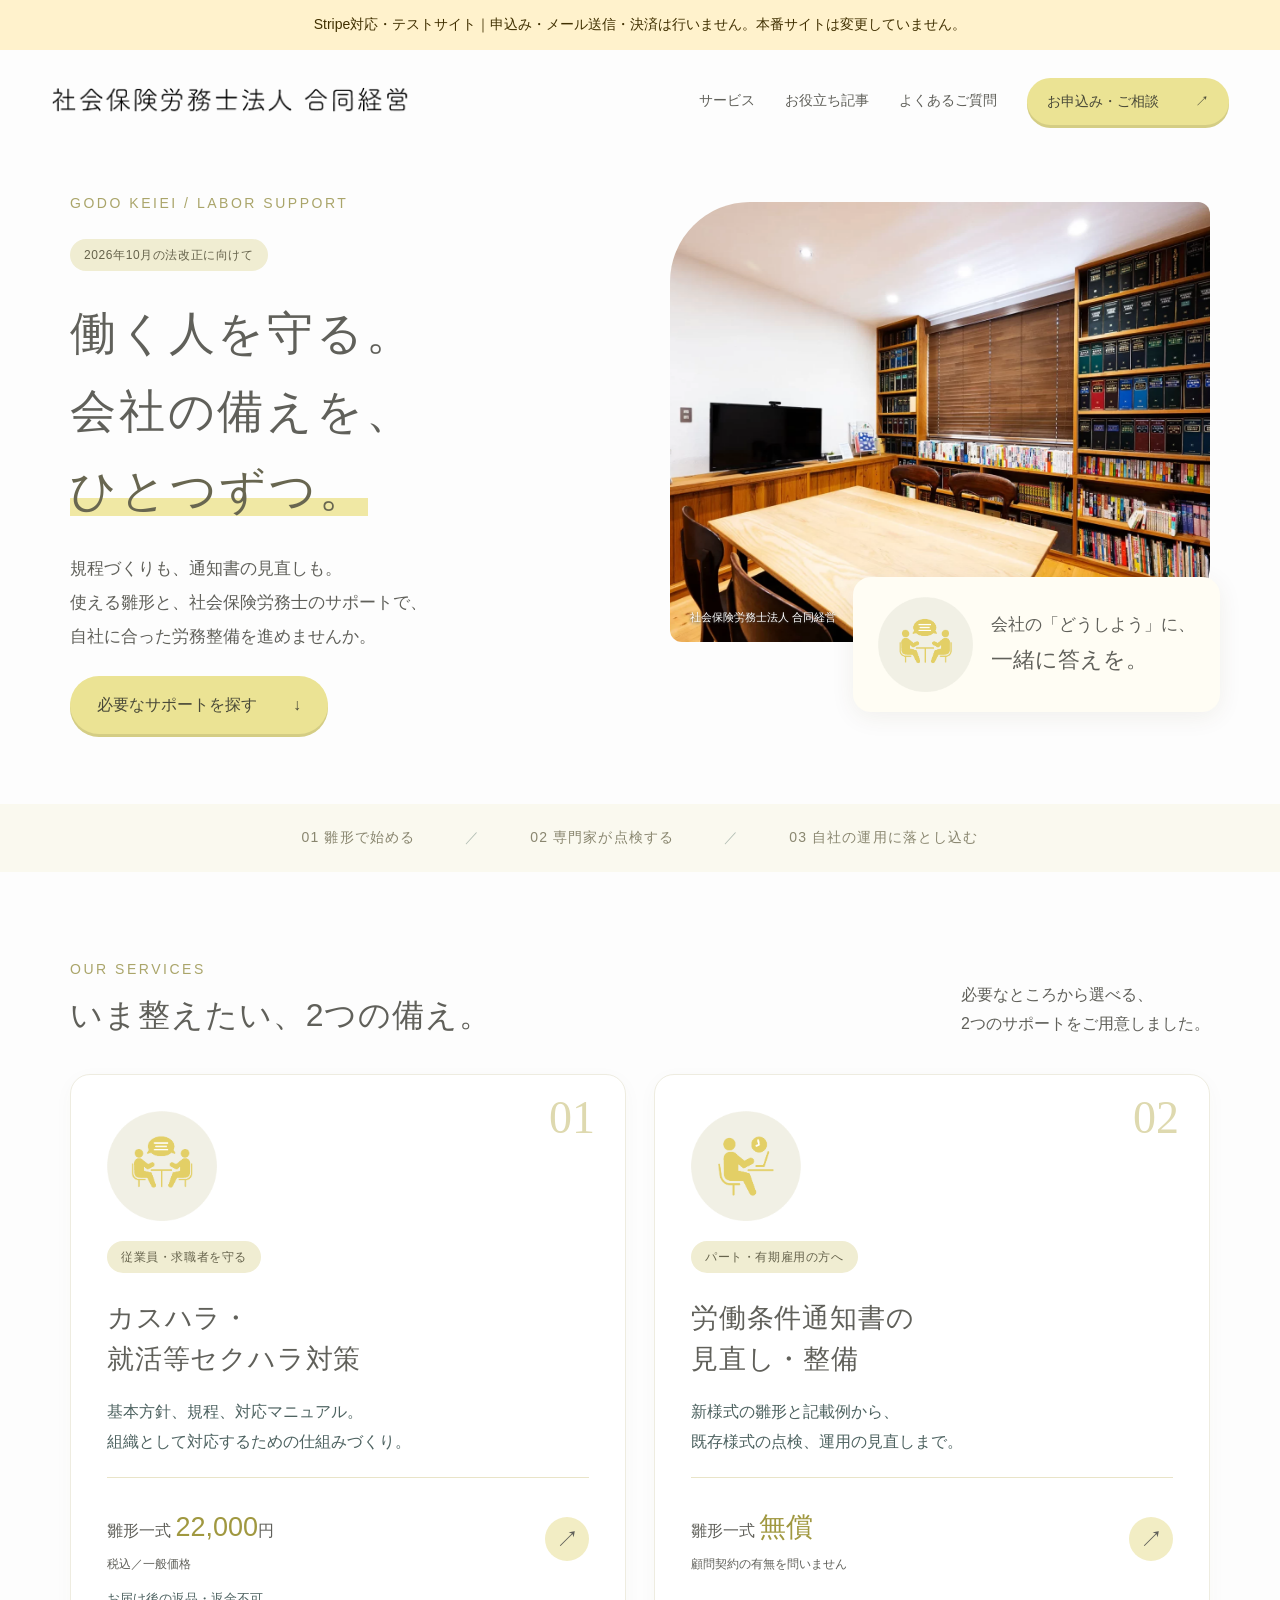
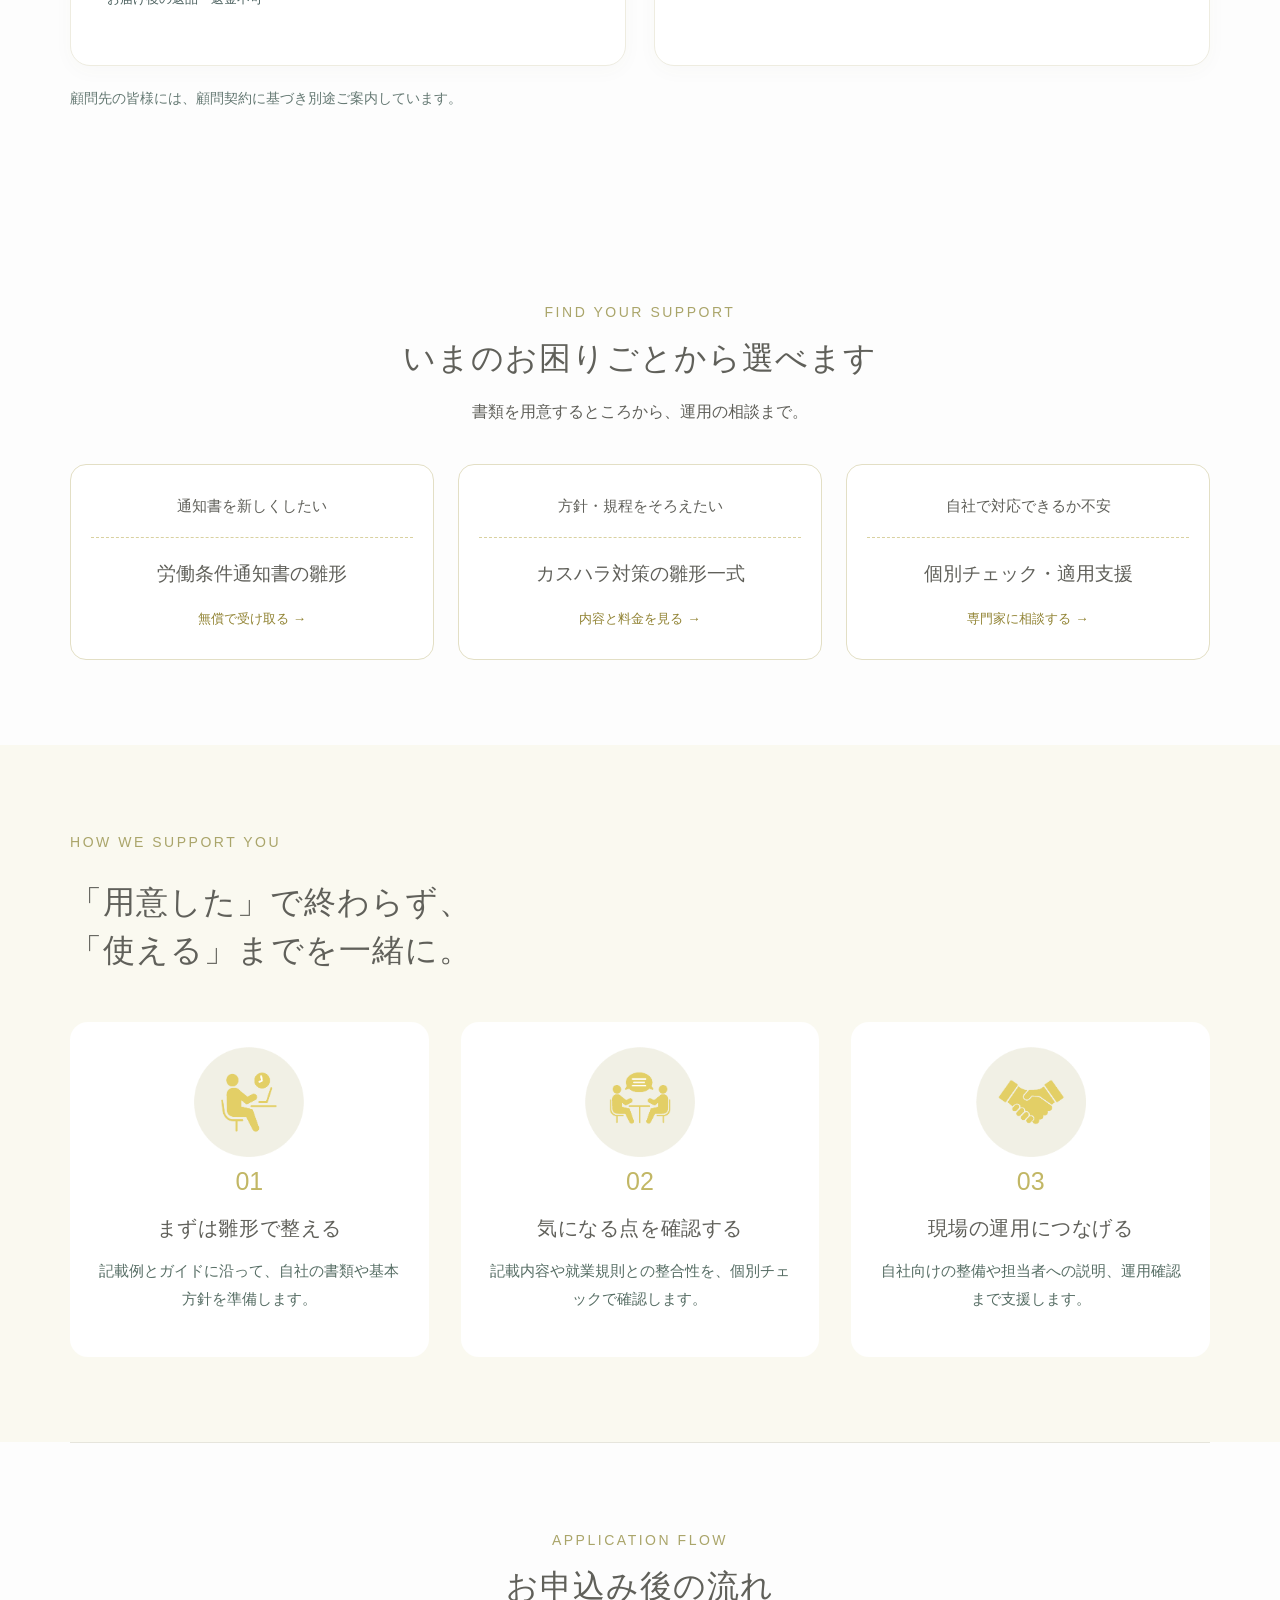
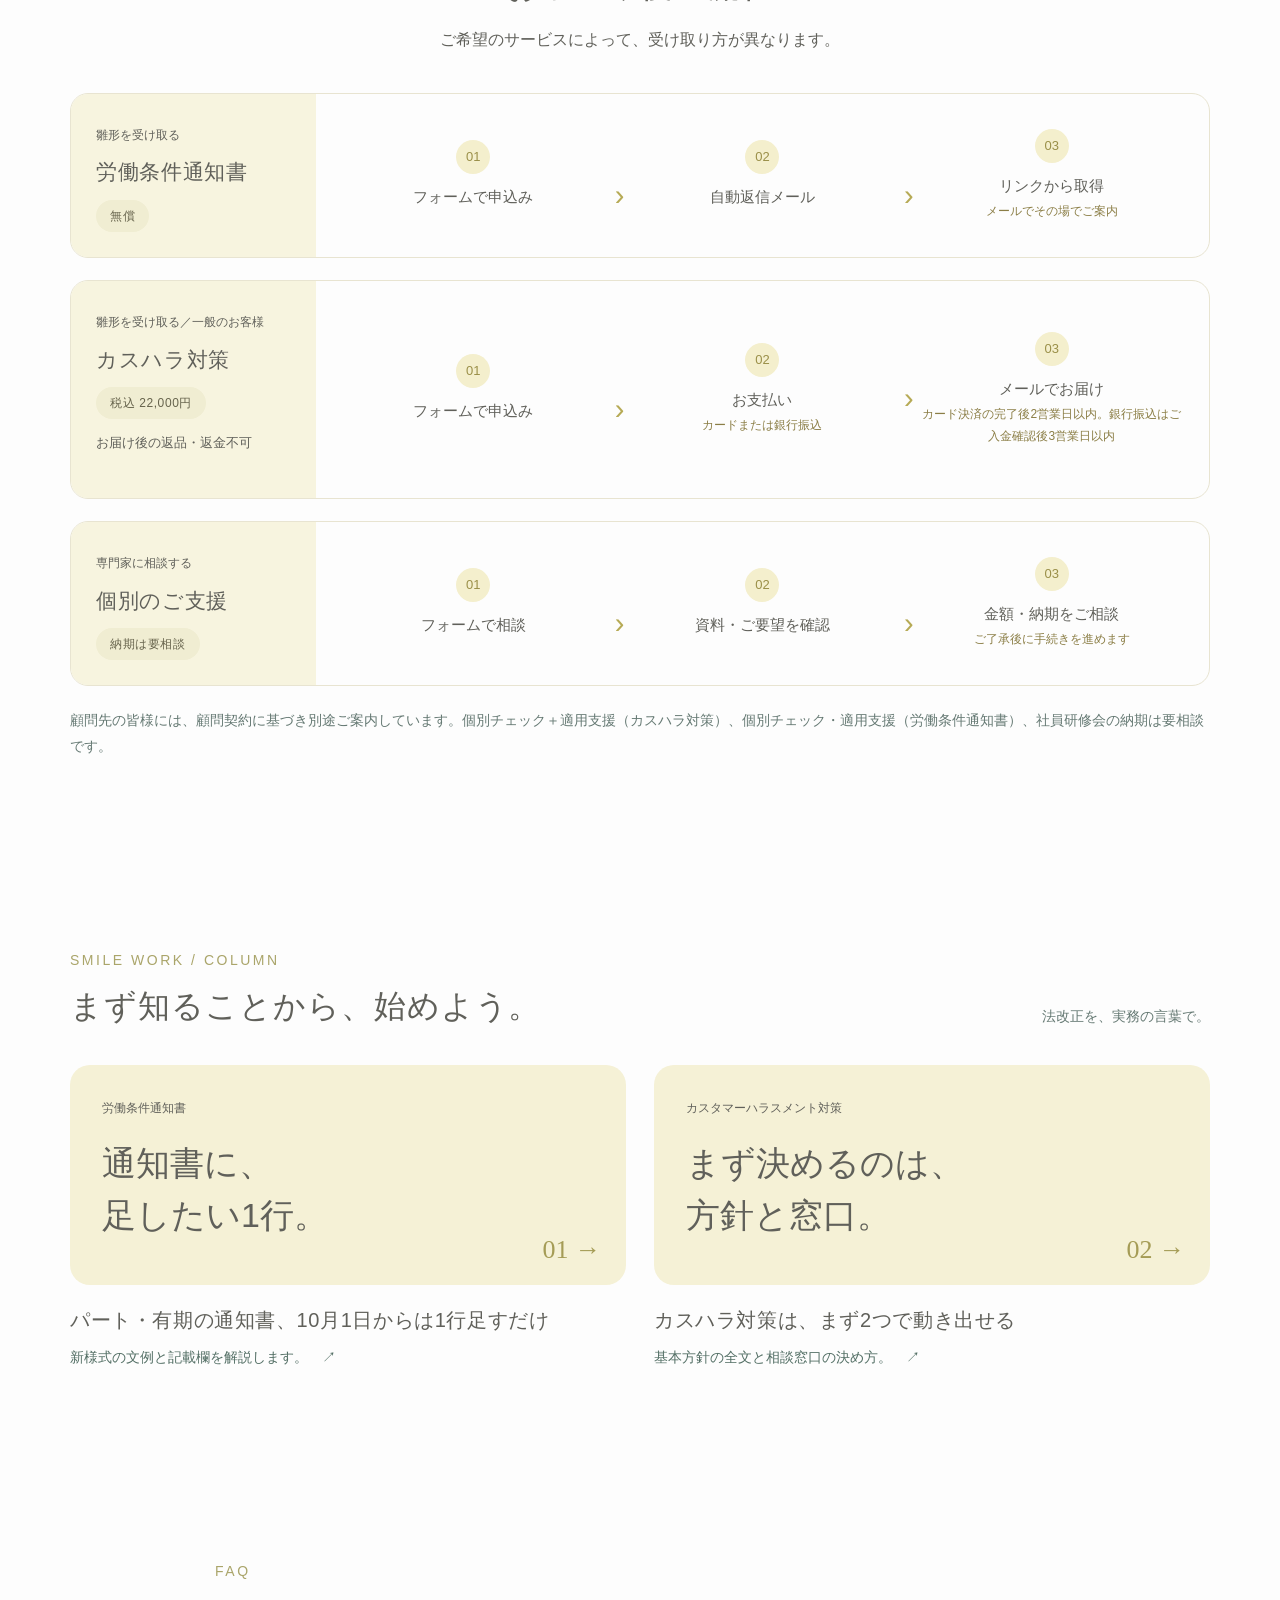
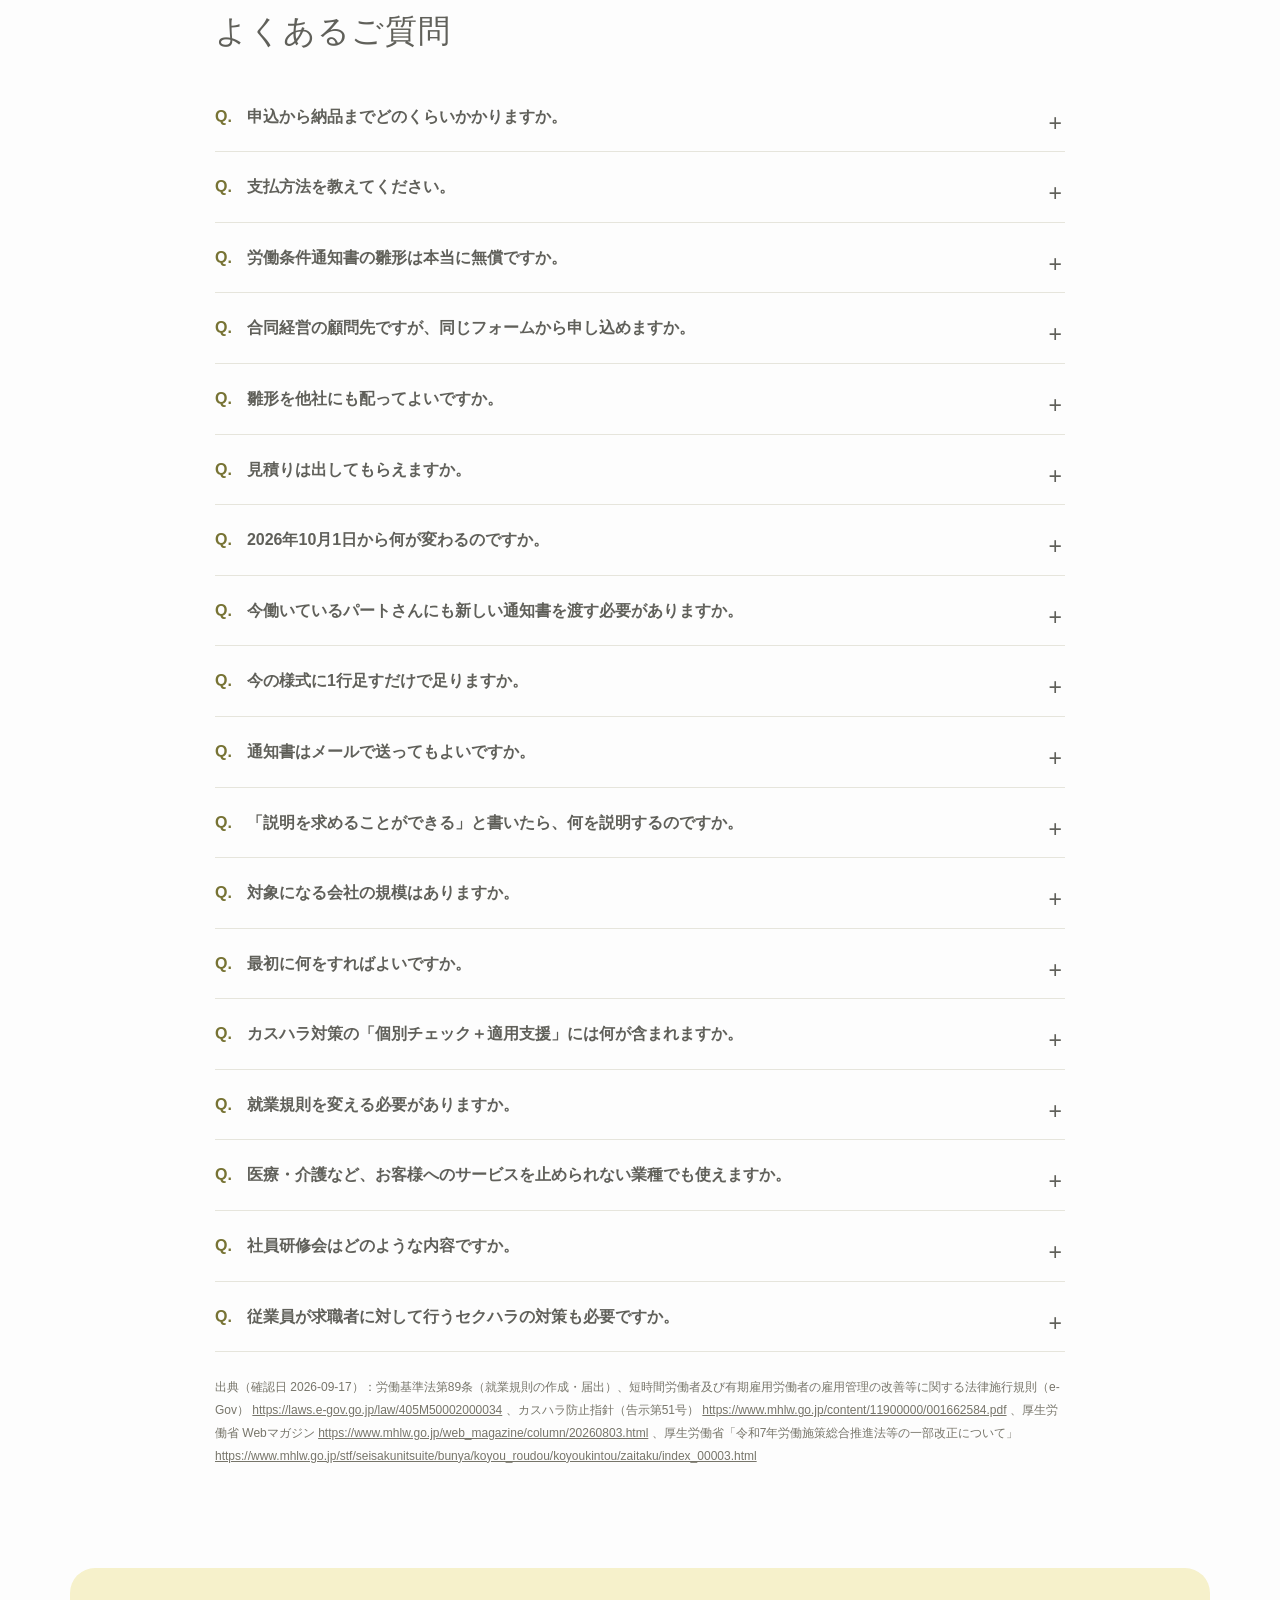
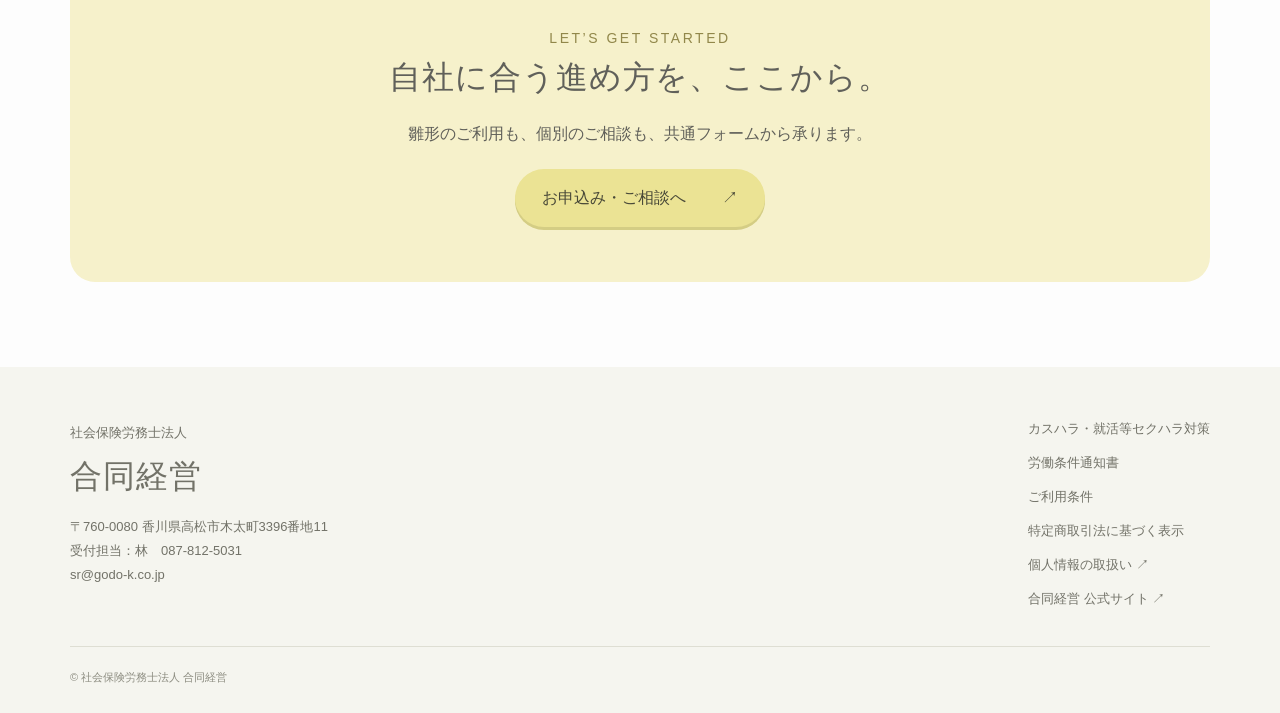
<file: index.html>
<!DOCTYPE html>

<html lang="ja"><head><meta name="robots" content="noindex,nofollow"/><meta charset="utf-8"/><meta content="width=device-width,initial-scale=1" name="viewport"/><title>法改正対応・労務整備サポート｜合同経営</title><meta content="雛形から個別チェック、運用支援まで。合同経営の労務整備サポート。" name="description"/><link href="favicon.svg" rel="icon"/><link href="style.css?v=20261005-stripe-preview" rel="stylesheet"/><script defer="" src="app.js?v=20261005-stripe-preview"></script></head><body><aside style="background:#fff2cc;color:#403000;text-align:center;padding:12px;font-size:14px">Stripe対応・テストサイト｜申込み・メール送信・決済は行いません。本番サイトは変更していません。</aside><header><a class="brand" href="index.html"><img alt="社会保険労務士法人 合同経営" src="official-logo.png"/></a><nav aria-label="メイン"><a href="index.html#services">サービス</a><a href="index.html#articles">お役立ち記事</a><a href="index.html#faq">よくあるご質問</a><a class="button small" href="apply.html">お申込み・ご相談 <span>↗</span></a></nav></header><main><section class="hero wrap"><div class="hero-copy"><p class="eyebrow">GODO KEIEI / LABOR SUPPORT</p><div class="tag">2026年10月の法改正に向けて</div><h1>働く人を守る。<br/>会社の備えを、<br/><em>ひとつずつ。</em></h1><p class="lead">規程づくりも、通知書の見直しも。<br/>使える雛形と、社会保険労務士のサポートで、<br/>自社に合った労務整備を進めませんか。</p><a class="button" href="#services">必要なサポートを探す <span>↓</span></a></div><div class="hero-visual"><img alt="合同経営の相談スペース" class="office-photo" src="official-office.webp"/><div class="hero-message"><img alt="相談を聞くスタッフのイラスト" src="consult.png"/><p>会社の「どうしよう」に、<br/><strong>一緒に答えを。</strong></p></div><span class="photo-caption">社会保険労務士法人 合同経営</span></div></section><div class="trust"><div class="wrap">01 雛形で始める <span>／</span> 02 専門家が点検する <span>／</span> 03 自社の運用に落とし込む</div></div><section class="wrap section" id="services"><div class="section-head"><div><p class="eyebrow">OUR SERVICES</p><h2>いま整えたい、2つの備え。</h2></div><p>必要なところから選べる、<br/>2つのサポートをご用意しました。</p></div><div class="service-grid"><article class="service-card"><img alt="専門家に相談するイメージ" class="service-illustration" src="consult.png"/><span class="num">01</span><span class="pill">従業員・求職者を守る</span><h3><a href="harassment.html">カスハラ・<br/>就活等セクハラ対策</a></h3><p>基本方針、規程、対応マニュアル。<br/>組織として対応するための仕組みづくり。</p><div class="service-bottom"><span>雛形一式 <b>22,000</b>円<small>税込／一般価格</small></span><a aria-label="カスハラ・就活等セクハラ対策の内容を見る" class="round" href="harassment.html">↗</a></div><p class="return-note"><a href="commerce.html">お届け後の返品・返金不可</a></p></article><a class="service-card mint" href="notice.html"><img alt="書類を確認するイメージ" class="service-illustration" src="rules.png"/><span class="num">02</span><span class="pill">パート・有期雇用の方へ</span><h3>労働条件通知書の<br/>見直し・整備</h3><p>新様式の雛形と記載例から、<br/>既存様式の点検、運用の見直しまで。</p><div class="service-bottom"><span>雛形一式 <b>無償</b><small>顧問契約の有無を問いません</small></span><span class="round">↗</span></div></a></div><p class="muted">顧問先の皆様には、顧問契約に基づき別途ご案内しています。</p></section><section class="wrap section choose"><div class="center"><p class="eyebrow">FIND YOUR SUPPORT</p><h2>いまのお困りごとから選べます</h2><p>書類を用意するところから、運用の相談まで。</p></div><div class="choice-map"><a href="notice.html"><span>通知書を新しくしたい</span><b>労働条件通知書の雛形</b><small>無償で受け取る →</small></a><a href="harassment.html"><span>方針・規程をそろえたい</span><b>カスハラ対策の雛形一式</b><small>内容と料金を見る →</small></a><a href="apply.html"><span>自社で対応できるか不安</span><b>個別チェック・適用支援</b><small>専門家に相談する →</small></a></div></section><section class="soft"><div class="wrap section"><p class="eyebrow">HOW WE SUPPORT YOU</p><h2>「用意した」で終わらず、<br/>「使える」までを一緒に。</h2><div class="steps"><div><img alt="雛形で準備" class="step-image" src="rules.png"/><b>01</b><h3>まずは雛形で整える</h3><p>記載例とガイドに沿って、自社の書類や基本方針を準備します。</p></div><div><img alt="専門家と確認" class="step-image" src="consult.png"/><b>02</b><h3>気になる点を確認する</h3><p>記載内容や就業規則との整合性を、個別チェックで確認します。</p></div><div><img alt="運用を支援" class="step-image" src="handshake.png"/><b>03</b><h3>現場の運用につなげる</h3><p>自社向けの整備や担当者への説明、運用確認まで支援します。</p></div></div></div></section><section class="wrap section flow-section"><div class="center"><p class="eyebrow">APPLICATION FLOW</p><h2>お申込み後の流れ</h2><p>ご希望のサービスによって、受け取り方が異なります。</p></div><div class="flow-row"><div class="flow-title"><small>雛形を受け取る</small><h3>労働条件通知書</h3><span class="pill">無償</span></div><ol><li><span>01</span><b>フォームで申込み</b></li><li><span>02</span><b>自動返信メール</b></li><li><span>03</span><b>リンクから取得</b><small>メールでその場でご案内</small></li></ol></div><div class="flow-row"><div class="flow-title"><small>雛形を受け取る／一般のお客様</small><h3>カスハラ対策</h3><span class="pill">税込 22,000円</span><p class="return-note"><a href="commerce.html">お届け後の返品・返金不可</a></p></div><ol><li><span>01</span><b>フォームで申込み</b></li><li><span>02</span><b>お支払い</b><small>カードまたは銀行振込</small></li><li><span>03</span><b>メールでお届け</b><small>カード決済の完了後2営業日以内。銀行振込はご入金確認後3営業日以内</small></li></ol></div><div class="flow-row"><div class="flow-title"><small>専門家に相談する</small><h3>個別のご支援</h3><span class="pill">納期は要相談</span></div><ol><li><span>01</span><b>フォームで相談</b></li><li><span>02</span><b>資料・ご要望を確認</b></li><li><span>03</span><b>金額・納期をご相談</b><small>ご了承後に手続きを進めます</small></li></ol></div><p class="muted">顧問先の皆様には、顧問契約に基づき別途ご案内しています。個別チェック＋適用支援（カスハラ対策）、個別チェック・適用支援（労働条件通知書）、社員研修会の納期は要相談です。</p></section><section class="wrap section" id="articles"><div class="section-head"><div><p class="eyebrow">SMILE WORK / COLUMN</p><h2>まず知ることから、始めよう。</h2></div><span class="muted">法改正を、実務の言葉で。</span></div><div class="article-grid"><a class="article-card" href="article-notice.html"><div class="editorial mint"><small>労働条件通知書</small><strong>通知書に、<br/>足したい1行。</strong><span>01 →</span></div><h3>パート・有期の通知書、10月1日からは1行足すだけ</h3><p>新様式の文例と記載欄を解説します。　↗</p></a><a class="article-card" href="article-harassment.html"><div class="editorial"><small>カスタマーハラスメント対策</small><strong>まず決めるのは、<br/>方針と窓口。</strong><span>02 →</span></div><h3>カスハラ対策は、まず2つで動き出せる</h3><p>基本方針の全文と相談窓口の決め方。　↗</p></a></div></section><section class="wrap section narrow" id="faq"><p class="eyebrow">FAQ</p><h2>よくあるご質問</h2><details><summary>申込から納品までどのくらいかかりますか。</summary><p>カスハラ・就活等セクハラ対策の雛形一式は、カード決済の完了後2営業日以内（銀行振込の場合はご入金確認後3営業日以内）に、ZIP ファイルをメールに添付してお送りします（14ファイル、約1MB）。労働条件通知書の雛形（無償）は、フォーム送信後の自動返信メールでその場でご案内します。個別チェック＋適用支援（カスハラ対策）、個別チェック・適用支援（労働条件通知書）、社員研修会は、資料を拝見したうえで納期をご相談します。</p></details><details><summary>支払方法を教えてください。</summary><p>カスハラ・就活等セクハラ対策の雛形一式は、クレジットカード（お申込み後にご案内する決済ページで、お申込みから7日以内に。決済手数料はかかりません）、または銀行振込（請求書の発行日から7日以内）でお支払いいただけます。銀行振込をご希望の場合は、申込フォームの「ご相談内容・ご希望の時期」の欄に「銀行振込希望」とご記入ください。そのほかのメニューは、請求書を発行しますので、請求書の発行日から7日以内に銀行振込でお支払いください。振込手数料はお客様のご負担です。決済の完了またはご入金の確認後に納品します。</p></details><details><summary>労働条件通知書の雛形は本当に無償ですか。</summary><p>はい。顧問契約の有無にかかわらず無償です。フォームを送信すると、自動返信メールでダウンロード先をご案内します。カスハラ・就活等セクハラ対策の雛形一式は 22,000円（税込。税抜 20,000円）です。電子ファイルのため、お届けした後の返品・返金はお受けしていません（詳しくは「<a href="commerce.html">特定商取引法に基づく表示</a>」をご覧ください）。</p></details><details><summary>合同経営の顧問先ですが、同じフォームから申し込めますか。</summary><p>はい。フォームの「合同経営との契約」で「顧問契約あり」を選んでください。料金・納期は顧問契約に基づき別途ご案内しています。</p></details><details><summary>雛形を他社にも配ってよいですか。</summary><p>雛形は購入（提供を受けた）企業の自社利用に限ります。グループ会社・取引先への提供、再配布・転売はできません。詳しくは各雛形の「ご利用条件」をご覧ください。</p></details><details><summary>見積りは出してもらえますか。</summary><p>労働条件通知書の適用支援など「〜」の付いたメニュー、待遇差の説明資料、業種に合わせた大幅な書き換えは、資料を拝見したうえで作業量と金額をお示しします。ご承諾いただいた時点で契約が成立し、ご入金を確認してから作業を始めます。</p></details><details><summary>2026年10月1日から何が変わるのですか。</summary><p>パートタイム労働者・有期雇用労働者を雇い入れるときに文書で明示する事項に、「通常の労働者との待遇の相違の内容・理由等について説明を求めることができる旨」が加わります（短時間労働者及び有期雇用労働者の雇用管理の改善等に関する法律施行規則第2条第1項第4号。令和8年厚生労働省令第87号）。これまでの4項目（昇給・退職手当・賞与の有無、相談窓口）と合わせて5項目になります。</p></details><details><summary>今働いているパートさんにも新しい通知書を渡す必要がありますか。</summary><p>有期契約の更新は新たな雇入れに当たります。施行日前から働いている方についても、2026年10月1日以降に契約を更新して通知書を交付するときは、新しい様式で交付してください。更新のたびに必要になりますので、施行日前に様式を切り替えておくことをお勧めします。契約期間の定めのない方について、施行日前の雇入れ分を改めて交付することを求める規定は確認できていません。</p></details><details><summary>今の様式に1行足すだけで足りますか。</summary><p>相談窓口など他の明示事項が揃っていれば、「説明を求めることができる旨」を足すだけで足ります（申出先の部署・連絡先も併せて書くことが望ましいとされています）。使い方ガイドに追記文案を収録しています。他の明示事項が揃っているか、就業規則の賞与・退職金・相談窓口の定めと食い違っていないかがご不安な場合は、個別チェック（記載の有無の○×、追記文案、就業規則との食い違いをお返しします）をご利用ください。</p></details><details><summary>通知書はメールで送ってもよいですか。</summary><p>文書の交付が原則です。本人が希望した場合は、電子メール等（書面に出力できるもの）でも差し支えありません（同施行規則第2条第3項・第4項）。</p></details><details><summary>「説明を求めることができる」と書いたら、何を説明するのですか。</summary><p>通常の労働者（正社員など）との待遇の相違の内容と理由、および待遇を決めるにあたって考慮した事項です（パートタイム・有期雇用労働法第14条第2項）。資料を用いた口頭説明か、必要事項を記載した資料の交付で行います。使い方ガイドに対応の手引きを収録しています。</p></details><details><summary>対象になる会社の規模はありますか。</summary><p>改正後の条文に企業規模による区別はなく、すべての事業主が対象です（労働施策総合推進法第33条、男女雇用機会均等法第13条）。</p></details><details><summary>最初に何をすればよいですか。</summary><p>「基本方針」を定めて社内に掲示・配布することと、「相談窓口」を決めて従業員に知らせることです。雛形一式の基本方針と相談窓口の設置要領を使ってください。</p></details><details><summary>カスハラ対策の「個別チェック＋適用支援」には何が含まれますか。</summary><p>記入いただいた規程・基本方針・相談窓口の設置内容の点検と修正点のご連絡、就業規則の追記条項を貴社の就業規則の条番号に合わせた仕上げ、就業規則の変更と届出までを、1回のご依頼で行います（55,000円。税込、税抜 50,000円）。社員研修会は含みません（別メニューです）。業種に合わせた大幅な書き換えが必要な場合は、別途お見積りします。</p></details><details><summary>就業規則を変える必要がありますか。</summary><p>規程を就業規則の付属規程として位置づけ、就業規則本則に委任条項・服務規律・懲戒事由・相談窓口（不利益取扱いの禁止）を置くことをお勧めします。雛形一式の「就業規則の追記条項」を使い、過半数労働組合（ない場合は過半数代表者）の意見を聴いて労働基準監督署に届け出ます（常時10人以上の労働者を使用する事業場）。</p></details><details><summary>医療・介護など、お客様へのサービスを止められない業種でも使えますか。</summary><p>雛形は一般的な企業を想定しています。厚生労働省の指針（告示第51号「４」の前文）も、業法等によりサービス提供の義務が定められている場合や、サービスが途絶えると顧客等の生命・心身の健康に重大な影響が及ぶ場合があることに留意して対応するよう求めています。業種に合わせた書き換えは、別途お見積りのうえ承ります。</p></details><details><summary>社員研修会はどのような内容ですか。</summary><p>全従業員向け（カスハラの内容と対処方法、相談窓口）、管理監督者・窓口担当者向け（相談を受けたときの対応）、採用担当者向け（就活等セクハラ）の3種類（1回60分。44,000円／回。税込、税抜 40,000円）から選べます。講師が伺います。複数のテーマをご希望の場合は、種類ごとにご依頼ください。研修用の資料（スライド・読み合わせ用）は社員研修会でお渡しします。自社で行う場合は、基本方針と対応マニュアルの読み合わせでも方針の周知になります。ご希望の日時と人数を伺ったうえで、日程をご相談します。</p></details><details><summary>従業員が求職者に対して行うセクハラの対策も必要ですか。</summary><p>はい。自社の従業員による性的な言動で求職者等の求職活動等が阻害されないよう、方針の明確化、面談の時間・場所・連絡手段などのルールの明確化と周知、相談窓口の設置などの措置が求められます（男女雇用機会均等法第13条、令和8年厚生労働省告示第52号）。</p></details><p class="faq-sources">出典（確認日 2026-09-17）：労働基準法第89条（就業規則の作成・届出）、短時間労働者及び有期雇用労働者の雇用管理の改善等に関する法律施行規則（e-Gov） <a href="https://laws.e-gov.go.jp/law/405M50002000034" rel="noopener" target="_blank">https://laws.e-gov.go.jp/law/405M50002000034</a> 、カスハラ防止指針（告示第51号） <a href="https://www.mhlw.go.jp/content/11900000/001662584.pdf" rel="noopener" target="_blank">https://www.mhlw.go.jp/content/11900000/001662584.pdf</a> 、厚生労働省 Webマガジン <a href="https://www.mhlw.go.jp/web_magazine/column/20260803.html" rel="noopener" target="_blank">https://www.mhlw.go.jp/web_magazine/column/20260803.html</a> 、厚生労働省「令和7年労働施策総合推進法等の一部改正について」 <a href="https://www.mhlw.go.jp/stf/seisakunitsuite/bunya/koyou_roudou/koyoukintou/zaitaku/index_00003.html" rel="noopener" target="_blank">https://www.mhlw.go.jp/stf/seisakunitsuite/bunya/koyou_roudou/koyoukintou/zaitaku/index_00003.html</a></p></section><section class="cta wrap"><span class="eyebrow">LET’S GET STARTED</span><h2>自社に合う進め方を、ここから。</h2><p>雛形のご利用も、個別のご相談も、共通フォームから承ります。</p><a class="button" href="apply.html">お申込み・ご相談へ <span>↗</span></a></section></main><footer><div class="wrap foot"><div><small>社会保険労務士法人</small><h2>合同経営</h2><p>〒760-0080 香川県高松市木太町3396番地11<br/>受付担当：林　087-812-5031<br/>sr@godo-k.co.jp</p></div><div><a href="harassment.html">カスハラ・就活等セクハラ対策</a><a href="notice.html">労働条件通知書</a><a href="terms.html">ご利用条件</a><a href="commerce.html">特定商取引法に基づく表示</a><a href="https://godo-sr.com/privacy-policy/" rel="noopener" target="_blank">個人情報の取扱い ↗</a><a href="https://godo-sr.com/" rel="noopener" target="_blank">合同経営 公式サイト ↗</a></div></div><div class="wrap copyright">© 社会保険労務士法人 合同経営</div></footer></body></html>
</file>
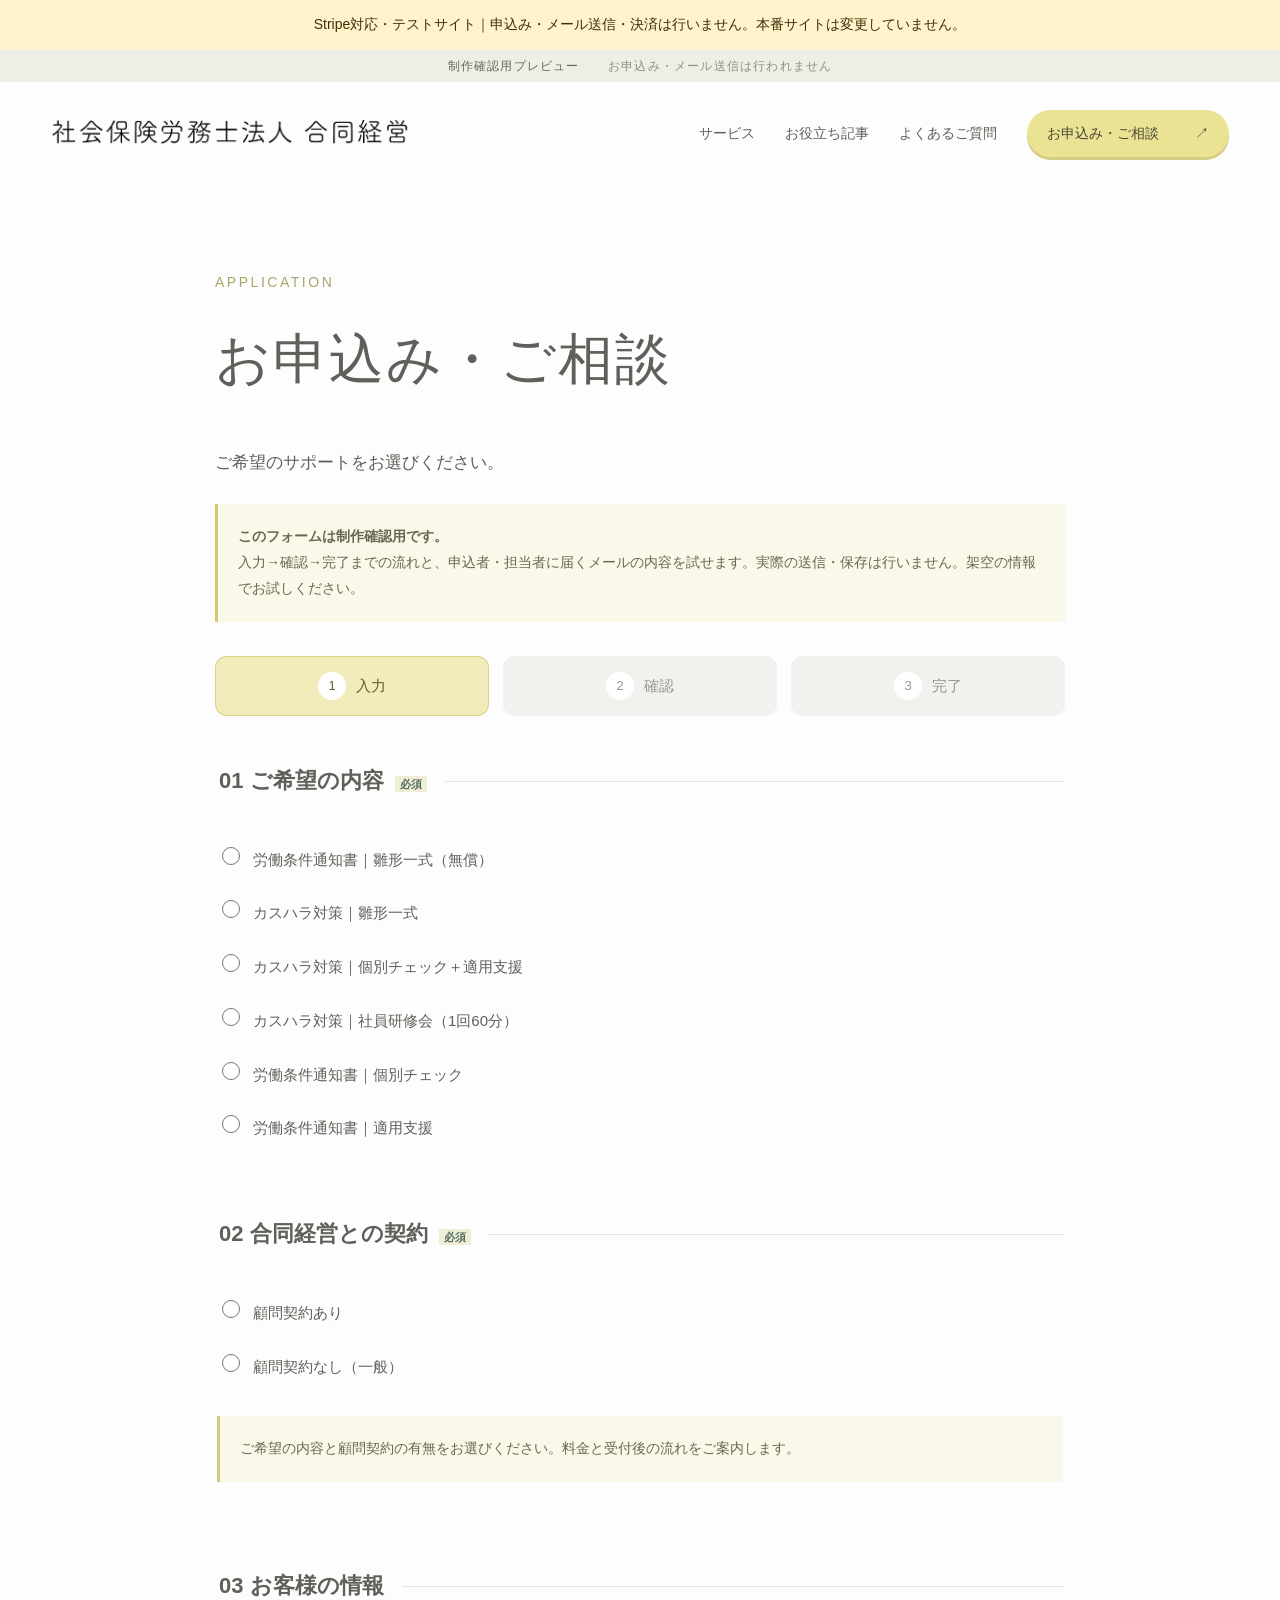
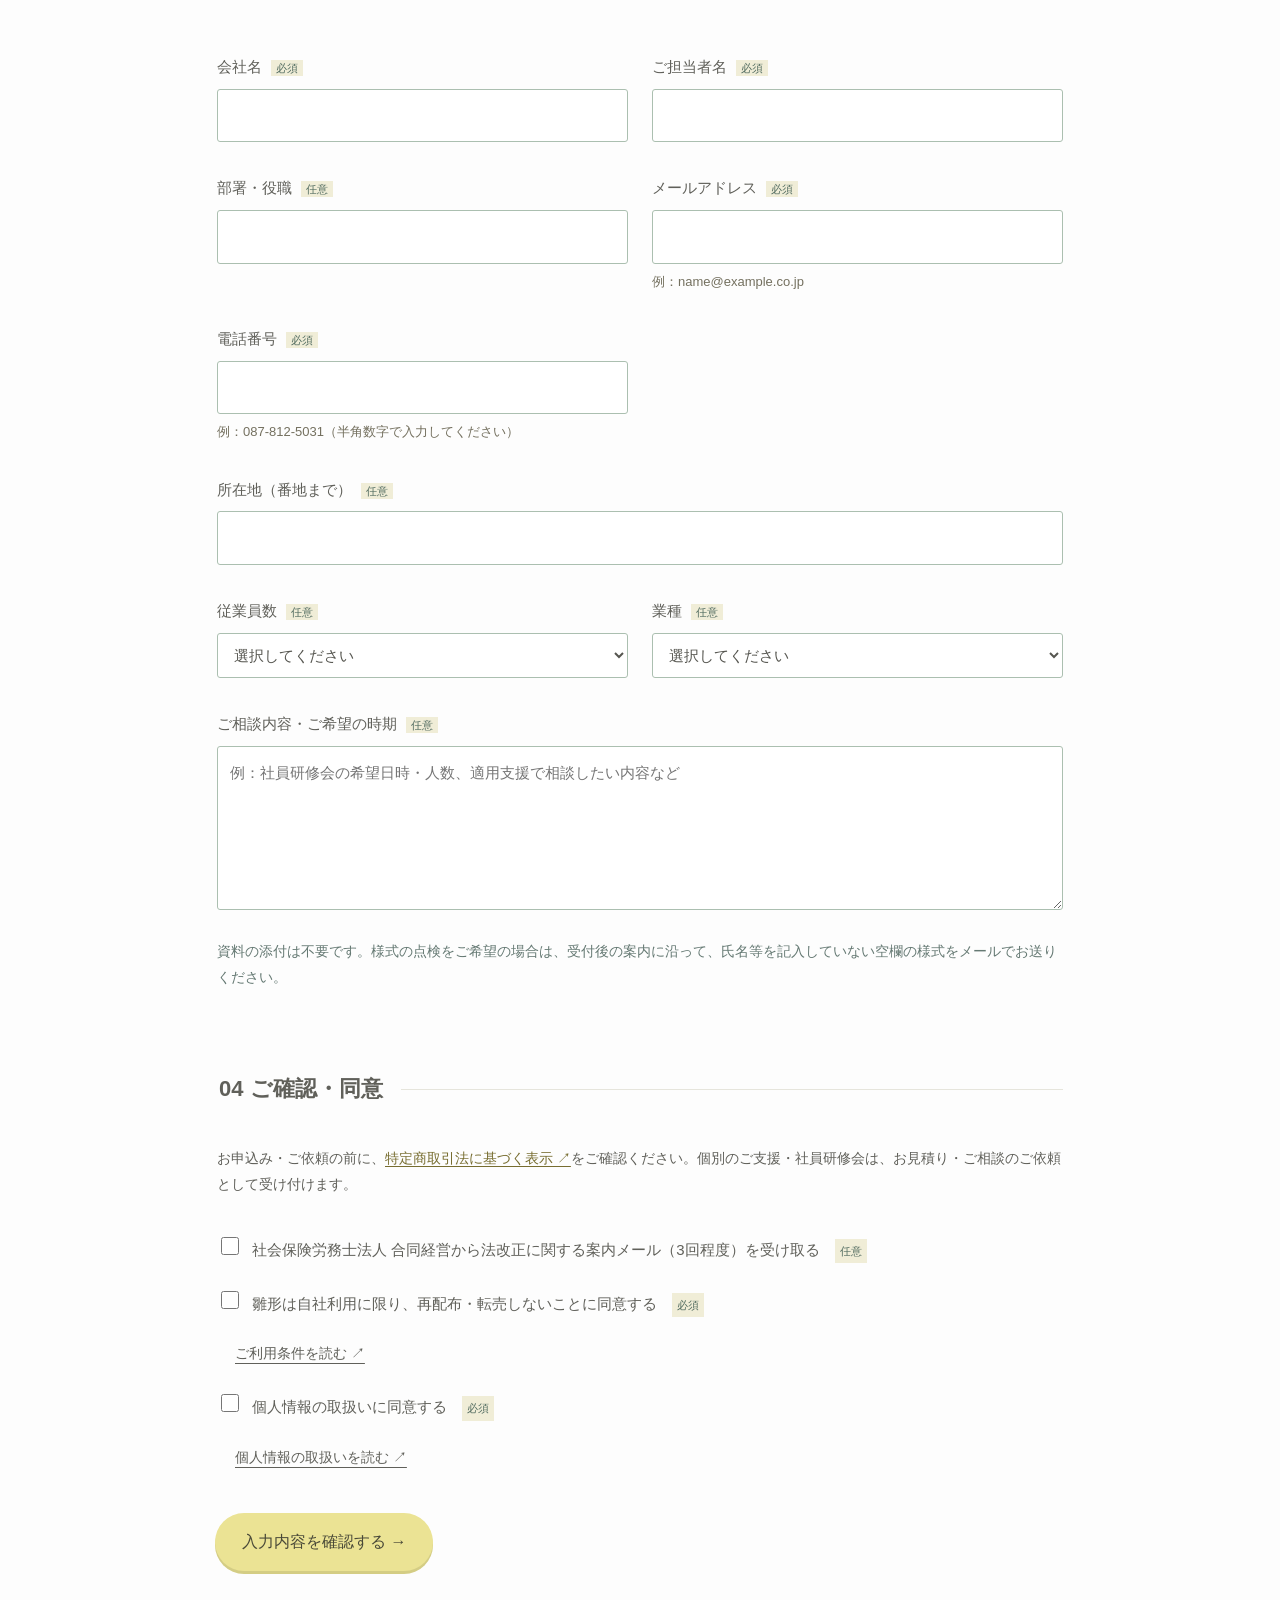
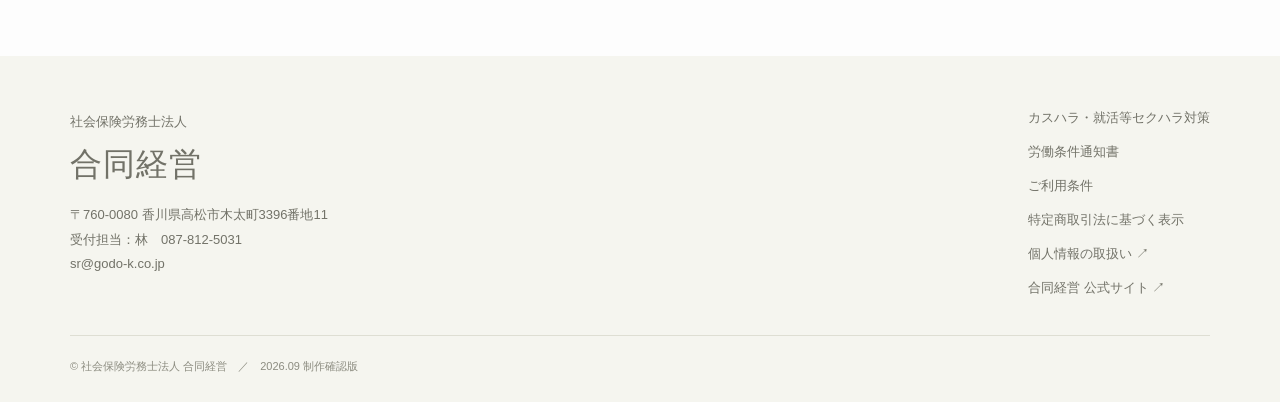
<file: apply.html>
<!DOCTYPE html>

<html lang="ja"><head><meta charset="utf-8"/><meta content="width=device-width,initial-scale=1" name="viewport"/><meta content="noindex,nofollow" name="robots"/><title>お申込み・ご相談｜合同経営</title><meta content="雛形から個別チェック、運用支援まで。合同経営の労務整備サポート。" name="description"/><link href="favicon.svg" rel="icon"/><link href="style.css?v=20261005-stripe-preview" rel="stylesheet"/><script defer="" src="app.js?v=20261005-stripe-preview"></script></head><body><aside style="background:#fff2cc;color:#403000;text-align:center;padding:12px;font-size:14px">Stripe対応・テストサイト｜申込み・メール送信・決済は行いません。本番サイトは変更していません。</aside><div class="preview">制作確認用プレビュー <span>お申込み・メール送信は行われません</span></div><header><a class="brand" href="index.html"><img alt="社会保険労務士法人 合同経営" src="official-logo.png"/></a><nav aria-label="メイン"><a href="index.html#services">サービス</a><a href="index.html#articles">お役立ち記事</a><a href="index.html#faq">よくあるご質問</a><a class="button small" href="apply.html">お申込み・ご相談 <span>↗</span></a></nav></header><main><section class="wrap narrow section"><p class="eyebrow">APPLICATION</p><h1>お申込み・ご相談</h1><p class="lead">ご希望のサポートをお選びください。</p><div class="notice" id="form-intro"><b>このフォームは制作確認用です。</b><br/>入力→確認→完了までの流れと、申込者・担当者に届くメールの内容を試せます。実際の送信・保存は行いません。架空の情報でお試しください。</div><ol aria-label="申込み・ご依頼の手順" class="form-steps"><li aria-current="step"><span>1</span>入力</li><li><span>2</span>確認</li><li><span>3</span>完了</li></ol><noscript><style>#application,.form-steps{display:none}</style>フォームの確認にはJavaScriptを有効にしてください。ご不明な点は sr@godo-k.co.jp へお問い合わせください。</noscript><form id="application" method="post" tabindex="-1"><div aria-hidden="true" class="form-trap"><label>入力しないでください<input autocomplete="off" name="website" tabindex="-1" type="text"/></label></div><fieldset><legend>01 ご希望の内容 <small>必須</small></legend><label class="choice"><input name="product" required="" type="radio" value="n-template"/> 労働条件通知書｜雛形一式（無償）</label><label class="choice"><input name="product" required="" type="radio" value="h-template"/> カスハラ対策｜雛形一式</label><label class="choice"><input name="product" required="" type="radio" value="h-check-support"/> カスハラ対策｜個別チェック＋適用支援</label><label class="choice"><input name="product" required="" type="radio" value="h-training"/> カスハラ対策｜社員研修会（1回60分）</label><label class="choice"><input name="product" required="" type="radio" value="n-check"/> 労働条件通知書｜個別チェック</label><label class="choice"><input name="product" required="" type="radio" value="n-support"/> 労働条件通知書｜適用支援</label></fieldset><fieldset><legend>02 合同経営との契約 <small>必須</small></legend><label class="choice"><input name="contract" required="" type="radio" value="yes"/> 顧問契約あり</label><label class="choice"><input name="contract" required="" type="radio" value="no"/> 顧問契約なし（一般）</label><p aria-live="polite" class="notice" id="route-hint">ご希望の内容と顧問契約の有無に応じて、ご案内が変わります。</p></fieldset><fieldset><legend>03 お客様の情報</legend><div class="form-grid"><label class="field">会社名 <small>必須</small><input autocomplete="organization" maxlength="120" name="company" required="" type="text"/></label><label class="field">ご担当者名 <small>必須</small><input autocomplete="name" maxlength="120" name="person" required="" type="text"/></label><label class="field">部署・役職 <small>任意</small><input autocomplete="organization-title" maxlength="120" name="department" type="text"/></label><label class="field">メールアドレス <small>必須</small><input aria-describedby="email-hint email-error" autocomplete="email" maxlength="120" name="email" required="" type="email"/><span class="field-hint" id="email-hint">例：name@example.co.jp</span><span class="field-error" hidden="" id="email-error" aria-live="polite"></span></label><label class="field">電話番号 <small>必須</small><input aria-describedby="phone-hint phone-error" autocomplete="tel" maxlength="30" name="phone" required="" type="tel"/><span class="field-hint" id="phone-hint">例：087-812-5031（半角数字で入力してください）</span><span class="field-error" hidden="" id="phone-error" aria-live="polite"></span></label></div><div id="address-row"><label class="field">所在地（番地まで） <small>任意</small><input autocomplete="street-address" maxlength="200" name="address" type="text"/></label></div><div class="form-grid"><label class="field">従業員数 <small>任意</small><select name="staff"><option value="">選択してください</option><option>9名以下</option><option>10〜50名</option><option>51〜100名</option><option>101名以上</option></select></label><label class="field">業種 <small>任意</small><select name="industry"><option value="">選択してください</option><option>製造</option><option>建設</option><option>小売・飲食</option><option>医療・介護・福祉</option><option>運輸</option><option>サービス</option><option>その他</option></select></label></div><div hidden="" id="format-row"><p>現在お使いの様式 <small>任意・複数選択可</small></p><label class="inline"><input name="format" type="checkbox" value="Word"/> Word</label><label class="inline"><input name="format" type="checkbox" value="Excel"/> Excel</label><label class="inline"><input name="format" type="checkbox" value="PDF"/> PDF</label><label class="inline"><input name="format" type="checkbox" value="給与ソフト・システム出力"/> 給与ソフト・システム出力</label><label class="inline"><input name="format" type="checkbox" value="紙のみ"/> 紙のみ</label></div><label class="field">ご相談内容・ご希望の時期 <small>任意</small><textarea maxlength="3000" name="message" placeholder="例：社員研修会の希望日時・人数、適用支援で相談したい内容など" rows="5"></textarea></label><p class="muted">資料の添付は不要です。様式の点検をご希望の場合は、受付後の案内に沿って、氏名等を記入していない空欄の様式をメールでお送りください。</p></fieldset><fieldset><legend>04 ご確認・同意</legend><p class="form-legal-note">お申込み・ご依頼の前に、<a class="commerce-link" href="commerce.html" rel="noopener" target="_blank">特定商取引法に基づく表示 ↗</a>をご確認ください。個別のご支援・社員研修会は、お見積り・ご相談のご依頼として受け付けます。</p><label class="choice"><input name="mail" type="checkbox"/> 社会保険労務士法人 合同経営から法改正に関する案内メール（3回程度）を受け取る <small>任意</small></label><label class="choice"><input name="terms" required="" type="checkbox"/> 雛形は自社利用に限り、再配布・転売しないことに同意する <small>必須</small></label><a class="textlink" href="terms.html" target="_blank">ご利用条件を読む ↗</a><label class="choice"><input name="privacy" required="" type="checkbox"/> 個人情報の取扱いに同意する <small>必須</small></label><a class="textlink" href="https://godo-sr.com/privacy-policy/" rel="noopener" target="_blank">個人情報の取扱いを読む ↗</a></fieldset><button class="button" type="submit">入力内容を確認する →</button></form><section aria-live="polite" hidden="" id="result" tabindex="-1"></section><section aria-live="polite" hidden="" id="completed" tabindex="-1"></section></section></main><footer><div class="wrap foot"><div><small>社会保険労務士法人</small><h2>合同経営</h2><p>〒760-0080 香川県高松市木太町3396番地11<br/>受付担当：林　087-812-5031<br/>sr@godo-k.co.jp</p></div><div><a href="harassment.html">カスハラ・就活等セクハラ対策</a><a href="notice.html">労働条件通知書</a><a href="terms.html">ご利用条件</a><a href="commerce.html">特定商取引法に基づく表示</a><a href="https://godo-sr.com/privacy-policy/" rel="noopener" target="_blank">個人情報の取扱い ↗</a><a href="https://godo-sr.com/" rel="noopener" target="_blank">合同経営 公式サイト ↗</a></div></div><div class="wrap copyright">© 社会保険労務士法人 合同経営　／　2026.09 制作確認版</div></footer></body></html>
</file>
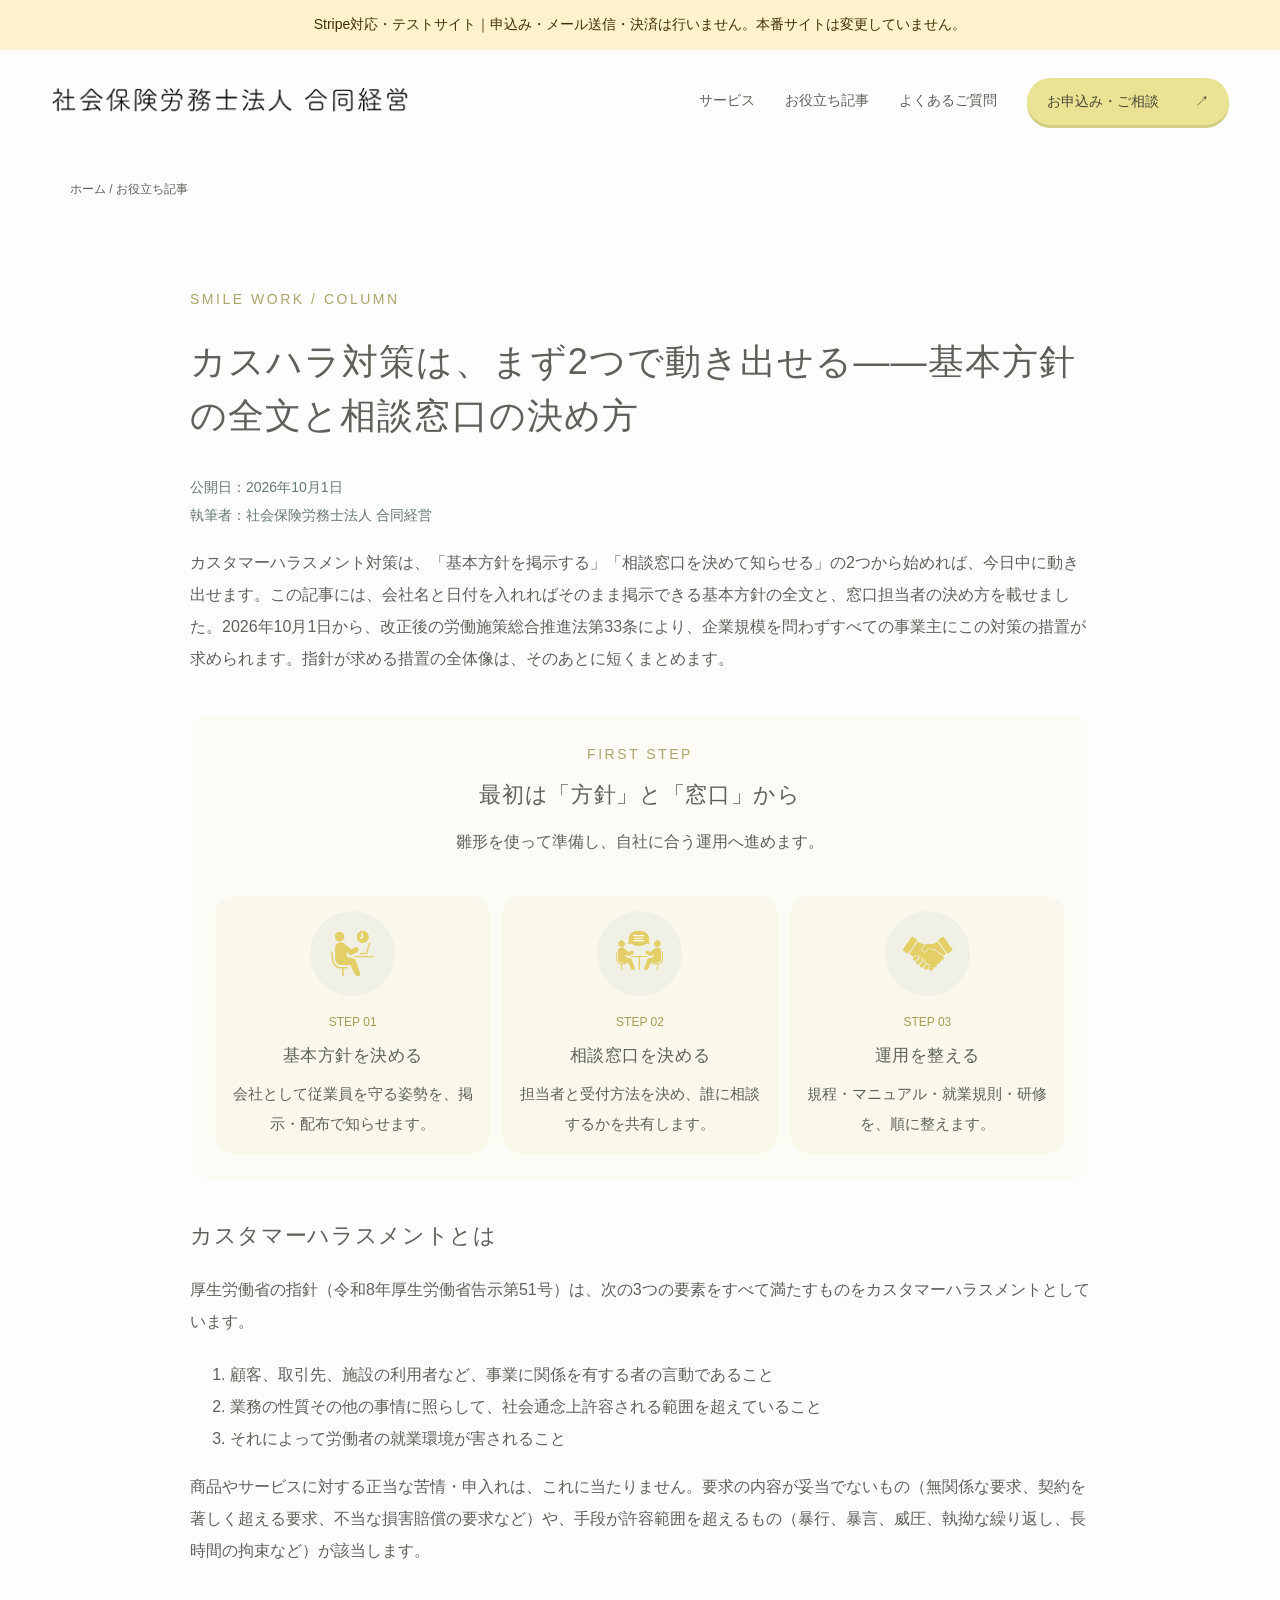
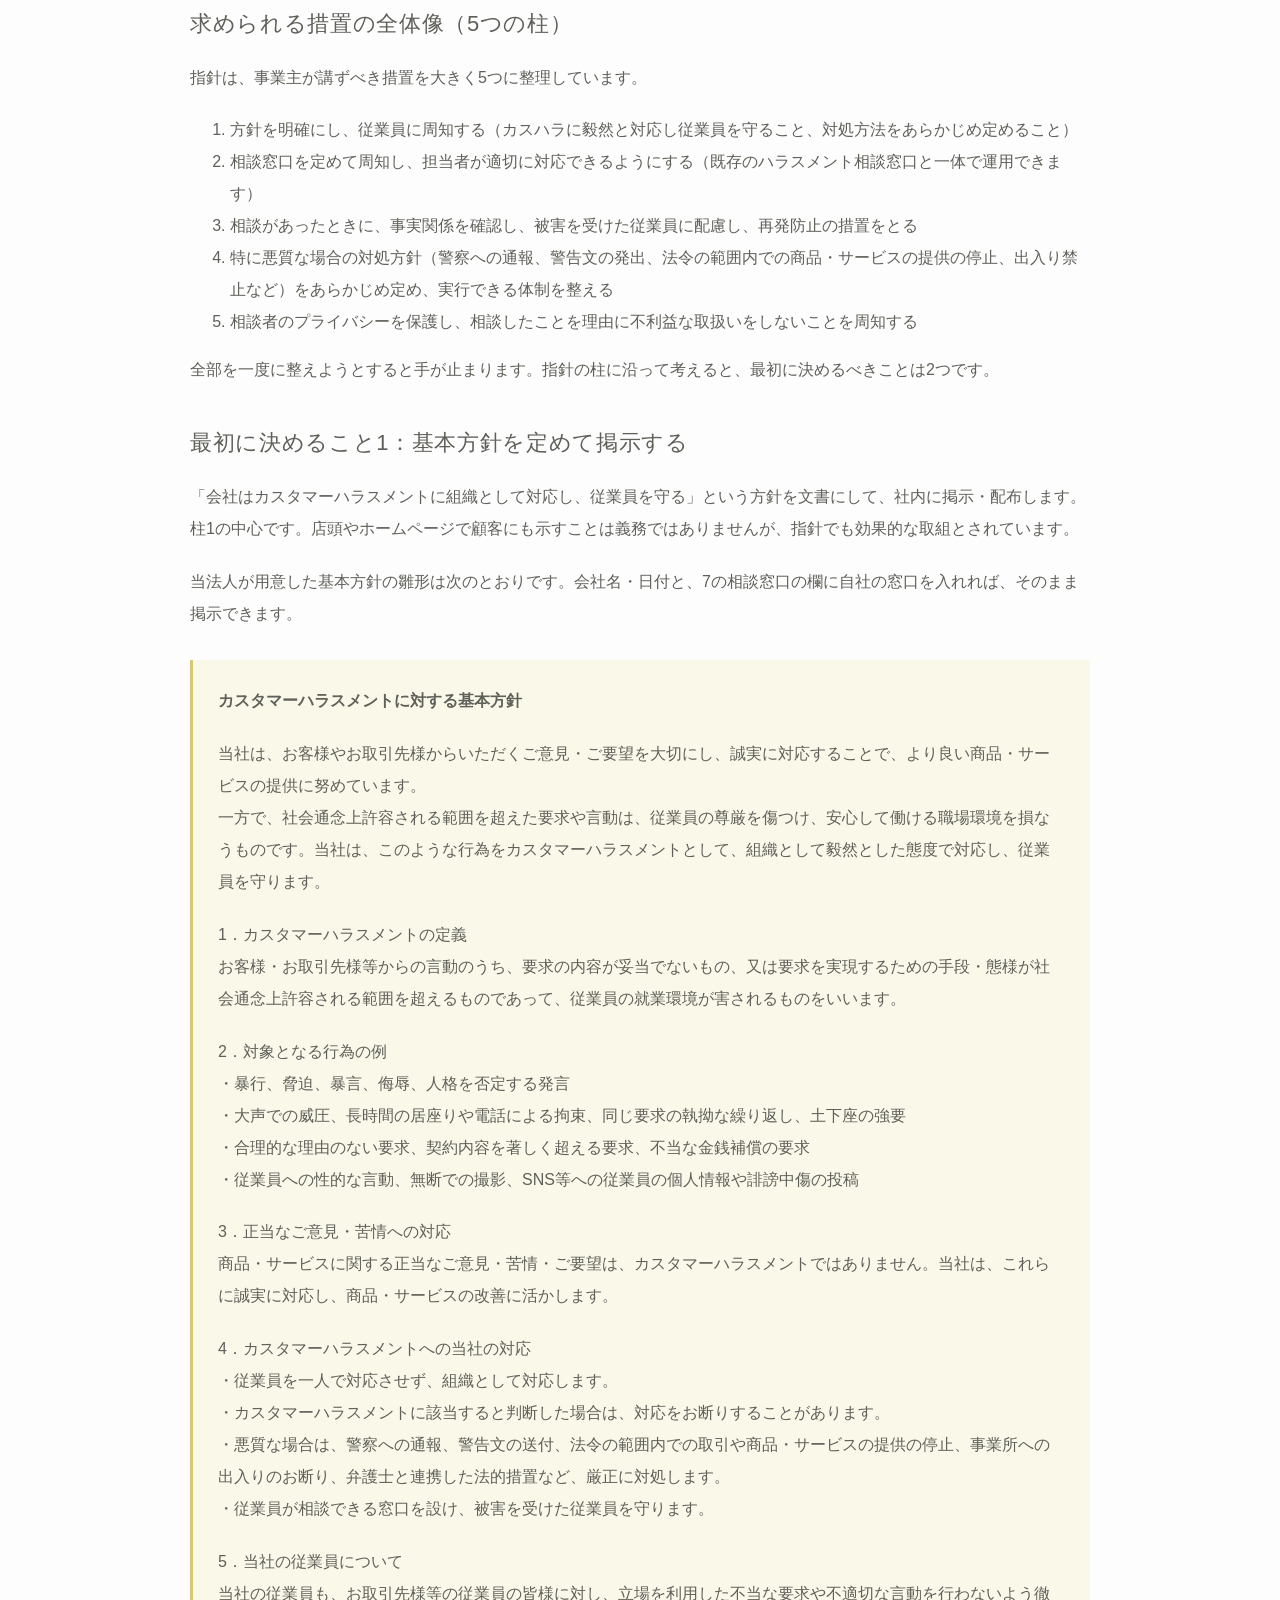
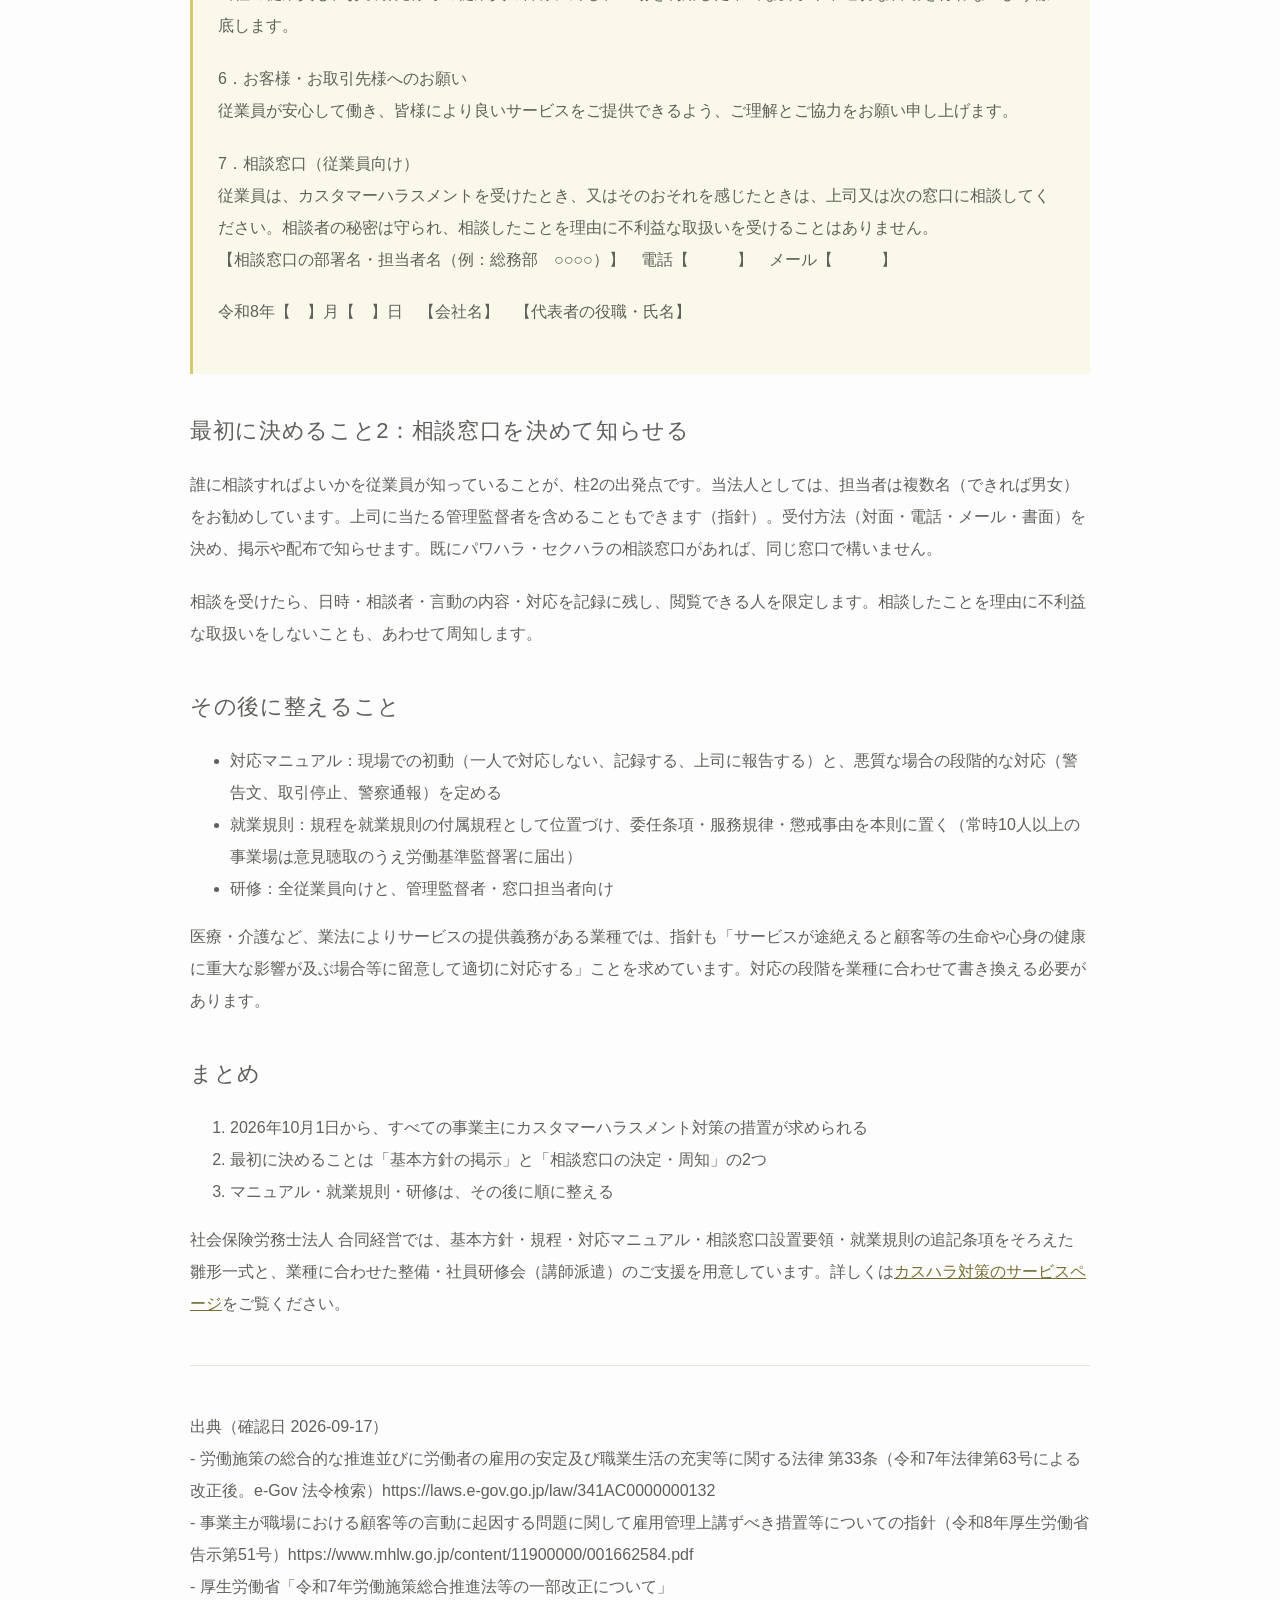
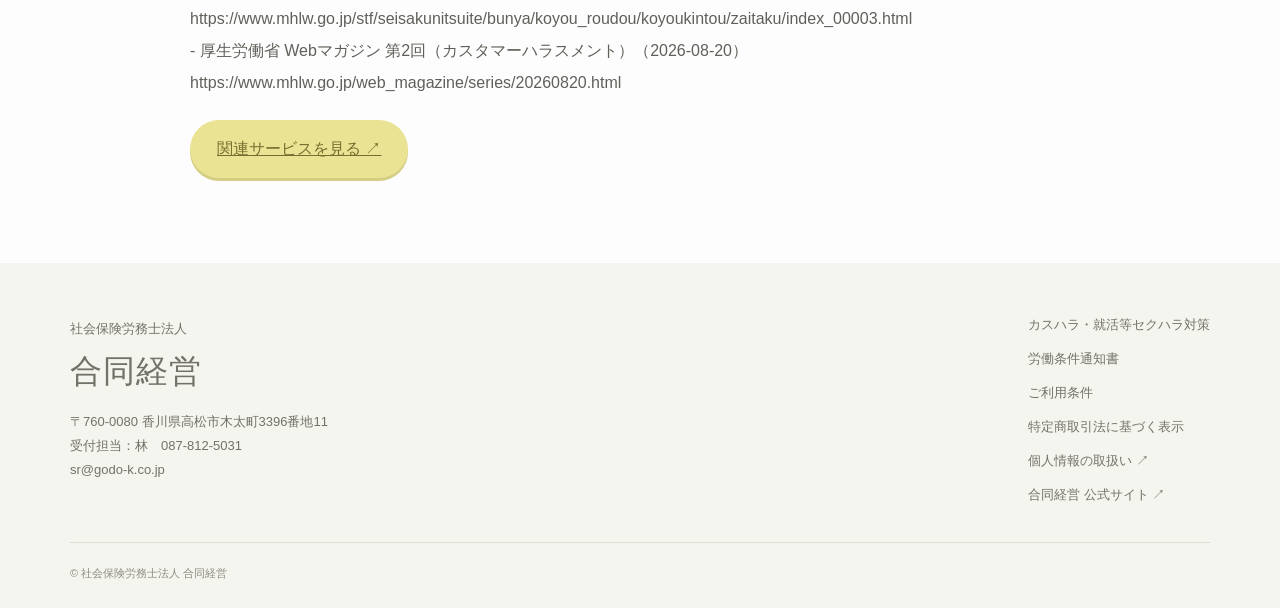
<file: article-harassment.html>
<!DOCTYPE html>

<html lang="ja"><head><meta name="robots" content="noindex,nofollow"/><meta charset="utf-8"/><meta content="width=device-width,initial-scale=1" name="viewport"/><title>カスハラ対策は、まず2つで動き出せる――基本方針の全文と相談窓口の決め方｜合同経営</title><meta content="雛形から個別チェック、運用支援まで。合同経営の労務整備サポート。" name="description"/><link href="favicon.svg" rel="icon"/><link href="style.css?v=20261005-stripe-preview" rel="stylesheet"/><script defer="" src="app.js?v=20261005-stripe-preview"></script></head><body><aside style="background:#fff2cc;color:#403000;text-align:center;padding:12px;font-size:14px">Stripe対応・テストサイト｜申込み・メール送信・決済は行いません。本番サイトは変更していません。</aside><header><a class="brand" href="index.html"><img alt="社会保険労務士法人 合同経営" src="official-logo.png"/></a><nav aria-label="メイン"><a href="index.html#services">サービス</a><a href="index.html#articles">お役立ち記事</a><a href="index.html#faq">よくあるご質問</a><a class="button small" href="apply.html">お申込み・ご相談 <span>↗</span></a></nav></header><main><div class="wrap breadcrumb"><a href="index.html">ホーム</a> / お役立ち記事</div><article class="wrap prose section"><p class="eyebrow">SMILE WORK / COLUMN</p><h1>カスハラ対策は、まず2つで動き出せる――基本方針の全文と相談窓口の決め方</h1><p class="muted">公開日：2026年10月1日<br/>執筆者：社会保険労務士法人 合同経営</p><p>カスタマーハラスメント対策は、「基本方針を掲示する」「相談窓口を決めて知らせる」の2つから始めれば、今日中に動き出せます。この記事には、会社名と日付を入れればそのまま掲示できる基本方針の全文と、窓口担当者の決め方を載せました。2026年10月1日から、改正後の労働施策総合推進法第33条により、企業規模を問わずすべての事業主にこの対策の措置が求められます。指針が求める措置の全体像は、そのあとに短くまとめます。</p>
<section class="article-diagram visual-summary"><div class="center"><p class="eyebrow">FIRST STEP</p><h2>最初は「方針」と「窓口」から</h2><p>雛形を使って準備し、自社に合う運用へ進めます。</p></div><div class="support-map"><div><img alt="方針を文書にする" src="rules.png"/><span>STEP 01</span><h3>基本方針を決める</h3><p>会社として従業員を守る姿勢を、掲示・配布で知らせます。</p></div><div><img alt="相談できる体制をつくる" src="consult.png"/><span>STEP 02</span><h3>相談窓口を決める</h3><p>担当者と受付方法を決め、誰に相談するかを共有します。</p></div><div><img alt="会社全体で対応する" src="handshake.png"/><span>STEP 03</span><h3>運用を整える</h3><p>規程・マニュアル・就業規則・研修を、順に整えます。</p></div></div></section><h3>カスタマーハラスメントとは</h3>
<p>厚生労働省の指針（令和8年厚生労働省告示第51号）は、次の3つの要素をすべて満たすものをカスタマーハラスメントとしています。</p>
<ol>
<li>顧客、取引先、施設の利用者など、事業に関係を有する者の言動であること</li>
<li>業務の性質その他の事情に照らして、社会通念上許容される範囲を超えていること</li>
<li>それによって労働者の就業環境が害されること</li>
</ol>
<p>商品やサービスに対する正当な苦情・申入れは、これに当たりません。要求の内容が妥当でないもの（無関係な要求、契約を著しく超える要求、不当な損害賠償の要求など）や、手段が許容範囲を超えるもの（暴行、暴言、威圧、執拗な繰り返し、長時間の拘束など）が該当します。</p>
<h3>求められる措置の全体像（5つの柱）</h3>
<p>指針は、事業主が講ずべき措置を大きく5つに整理しています。</p>
<ol>
<li>方針を明確にし、従業員に周知する（カスハラに毅然と対応し従業員を守ること、対処方法をあらかじめ定めること）</li>
<li>相談窓口を定めて周知し、担当者が適切に対応できるようにする（既存のハラスメント相談窓口と一体で運用できます）</li>
<li>相談があったときに、事実関係を確認し、被害を受けた従業員に配慮し、再発防止の措置をとる</li>
<li>特に悪質な場合の対処方針（警察への通報、警告文の発出、法令の範囲内での商品・サービスの提供の停止、出入り禁止など）をあらかじめ定め、実行できる体制を整える</li>
<li>相談者のプライバシーを保護し、相談したことを理由に不利益な取扱いをしないことを周知する</li>
</ol>
<p>全部を一度に整えようとすると手が止まります。指針の柱に沿って考えると、最初に決めるべきことは2つです。</p>
<h3>最初に決めること1：基本方針を定めて掲示する</h3>
<p>「会社はカスタマーハラスメントに組織として対応し、従業員を守る」という方針を文書にして、社内に掲示・配布します。柱1の中心です。店頭やホームページで顧客にも示すことは義務ではありませんが、指針でも効果的な取組とされています。</p>
<p>当法人が用意した基本方針の雛形は次のとおりです。会社名・日付と、7の相談窓口の欄に自社の窓口を入れれば、そのまま掲示できます。</p>
<blockquote>
<p><strong>カスタマーハラスメントに対する基本方針</strong></p>
<p>当社は、お客様やお取引先様からいただくご意見・ご要望を大切にし、誠実に対応することで、より良い商品・サービスの提供に努めています。<br/>
一方で、社会通念上許容される範囲を超えた要求や言動は、従業員の尊厳を傷つけ、安心して働ける職場環境を損なうものです。当社は、このような行為をカスタマーハラスメントとして、組織として毅然とした態度で対応し、従業員を守ります。</p>
<p>1．カスタマーハラスメントの定義<br/>
お客様・お取引先様等からの言動のうち、要求の内容が妥当でないもの、又は要求を実現するための手段・態様が社会通念上許容される範囲を超えるものであって、従業員の就業環境が害されるものをいいます。</p>
<p>2．対象となる行為の例<br/>
・暴行、脅迫、暴言、侮辱、人格を否定する発言<br/>
・大声での威圧、長時間の居座りや電話による拘束、同じ要求の執拗な繰り返し、土下座の強要<br/>
・合理的な理由のない要求、契約内容を著しく超える要求、不当な金銭補償の要求<br/>
・従業員への性的な言動、無断での撮影、SNS等への従業員の個人情報や誹謗中傷の投稿</p>
<p>3．正当なご意見・苦情への対応<br/>
商品・サービスに関する正当なご意見・苦情・ご要望は、カスタマーハラスメントではありません。当社は、これらに誠実に対応し、商品・サービスの改善に活かします。</p>
<p>4．カスタマーハラスメントへの当社の対応<br/>
・従業員を一人で対応させず、組織として対応します。<br/>
・カスタマーハラスメントに該当すると判断した場合は、対応をお断りすることがあります。<br/>
・悪質な場合は、警察への通報、警告文の送付、法令の範囲内での取引や商品・サービスの提供の停止、事業所への出入りのお断り、弁護士と連携した法的措置など、厳正に対処します。<br/>
・従業員が相談できる窓口を設け、被害を受けた従業員を守ります。</p>
<p>5．当社の従業員について<br/>
当社の従業員も、お取引先様等の従業員の皆様に対し、立場を利用した不当な要求や不適切な言動を行わないよう徹底します。</p>
<p>6．お客様・お取引先様へのお願い<br/>
従業員が安心して働き、皆様により良いサービスをご提供できるよう、ご理解とご協力をお願い申し上げます。</p>
<p>7．相談窓口（従業員向け）<br/>
従業員は、カスタマーハラスメントを受けたとき、又はそのおそれを感じたときは、上司又は次の窓口に相談してください。相談者の秘密は守られ、相談したことを理由に不利益な取扱いを受けることはありません。<br/>
【相談窓口の部署名・担当者名（例：総務部　○○○○）】　電話【　　　】　メール【　　　】</p>
<p>令和8年【　】月【　】日　【会社名】　【代表者の役職・氏名】</p>
</blockquote>
<h3>最初に決めること2：相談窓口を決めて知らせる</h3>
<p>誰に相談すればよいかを従業員が知っていることが、柱2の出発点です。当法人としては、担当者は複数名（できれば男女）をお勧めしています。上司に当たる管理監督者を含めることもできます（指針）。受付方法（対面・電話・メール・書面）を決め、掲示や配布で知らせます。既にパワハラ・セクハラの相談窓口があれば、同じ窓口で構いません。</p>
<p>相談を受けたら、日時・相談者・言動の内容・対応を記録に残し、閲覧できる人を限定します。相談したことを理由に不利益な取扱いをしないことも、あわせて周知します。</p>
<h3>その後に整えること</h3>
<ul>
<li>対応マニュアル：現場での初動（一人で対応しない、記録する、上司に報告する）と、悪質な場合の段階的な対応（警告文、取引停止、警察通報）を定める</li>
<li>就業規則：規程を就業規則の付属規程として位置づけ、委任条項・服務規律・懲戒事由を本則に置く（常時10人以上の事業場は意見聴取のうえ労働基準監督署に届出）</li>
<li>研修：全従業員向けと、管理監督者・窓口担当者向け</li>
</ul>
<p>医療・介護など、業法によりサービスの提供義務がある業種では、指針も「サービスが途絶えると顧客等の生命や心身の健康に重大な影響が及ぶ場合等に留意して適切に対応する」ことを求めています。対応の段階を業種に合わせて書き換える必要があります。</p>
<h3>まとめ</h3>
<ol>
<li>2026年10月1日から、すべての事業主にカスタマーハラスメント対策の措置が求められる</li>
<li>最初に決めることは「基本方針の掲示」と「相談窓口の決定・周知」の2つ</li>
<li>マニュアル・就業規則・研修は、その後に順に整える</li>
</ol>
<p>社会保険労務士法人 合同経営では、基本方針・規程・対応マニュアル・相談窓口設置要領・就業規則の追記条項をそろえた雛形一式と、業種に合わせた整備・社員研修会（講師派遣）のご支援を用意しています。詳しくは<a href="harassment.html">カスハラ対策のサービスページ</a>をご覧ください。</p>
<hr/>
<p>出典（確認日 2026-09-17）<br/>
- 労働施策の総合的な推進並びに労働者の雇用の安定及び職業生活の充実等に関する法律 第33条（令和7年法律第63号による改正後。e-Gov 法令検索）https://laws.e-gov.go.jp/law/341AC0000000132<br/>
- 事業主が職場における顧客等の言動に起因する問題に関して雇用管理上講ずべき措置等についての指針（令和8年厚生労働省告示第51号）https://www.mhlw.go.jp/content/11900000/001662584.pdf<br/>
- 厚生労働省「令和7年労働施策総合推進法等の一部改正について」https://www.mhlw.go.jp/stf/seisakunitsuite/bunya/koyou_roudou/koyoukintou/zaitaku/index_00003.html<br/>
- 厚生労働省 Webマガジン 第2回（カスタマーハラスメント）（2026-08-20）https://www.mhlw.go.jp/web_magazine/series/20260820.html</p><a class="button" href="harassment.html">関連サービスを見る ↗</a></article></main><footer><div class="wrap foot"><div><small>社会保険労務士法人</small><h2>合同経営</h2><p>〒760-0080 香川県高松市木太町3396番地11<br/>受付担当：林　087-812-5031<br/>sr@godo-k.co.jp</p></div><div><a href="harassment.html">カスハラ・就活等セクハラ対策</a><a href="notice.html">労働条件通知書</a><a href="terms.html">ご利用条件</a><a href="commerce.html">特定商取引法に基づく表示</a><a href="https://godo-sr.com/privacy-policy/" rel="noopener" target="_blank">個人情報の取扱い ↗</a><a href="https://godo-sr.com/" rel="noopener" target="_blank">合同経営 公式サイト ↗</a></div></div><div class="wrap copyright">© 社会保険労務士法人 合同経営</div></footer></body></html>
</file>
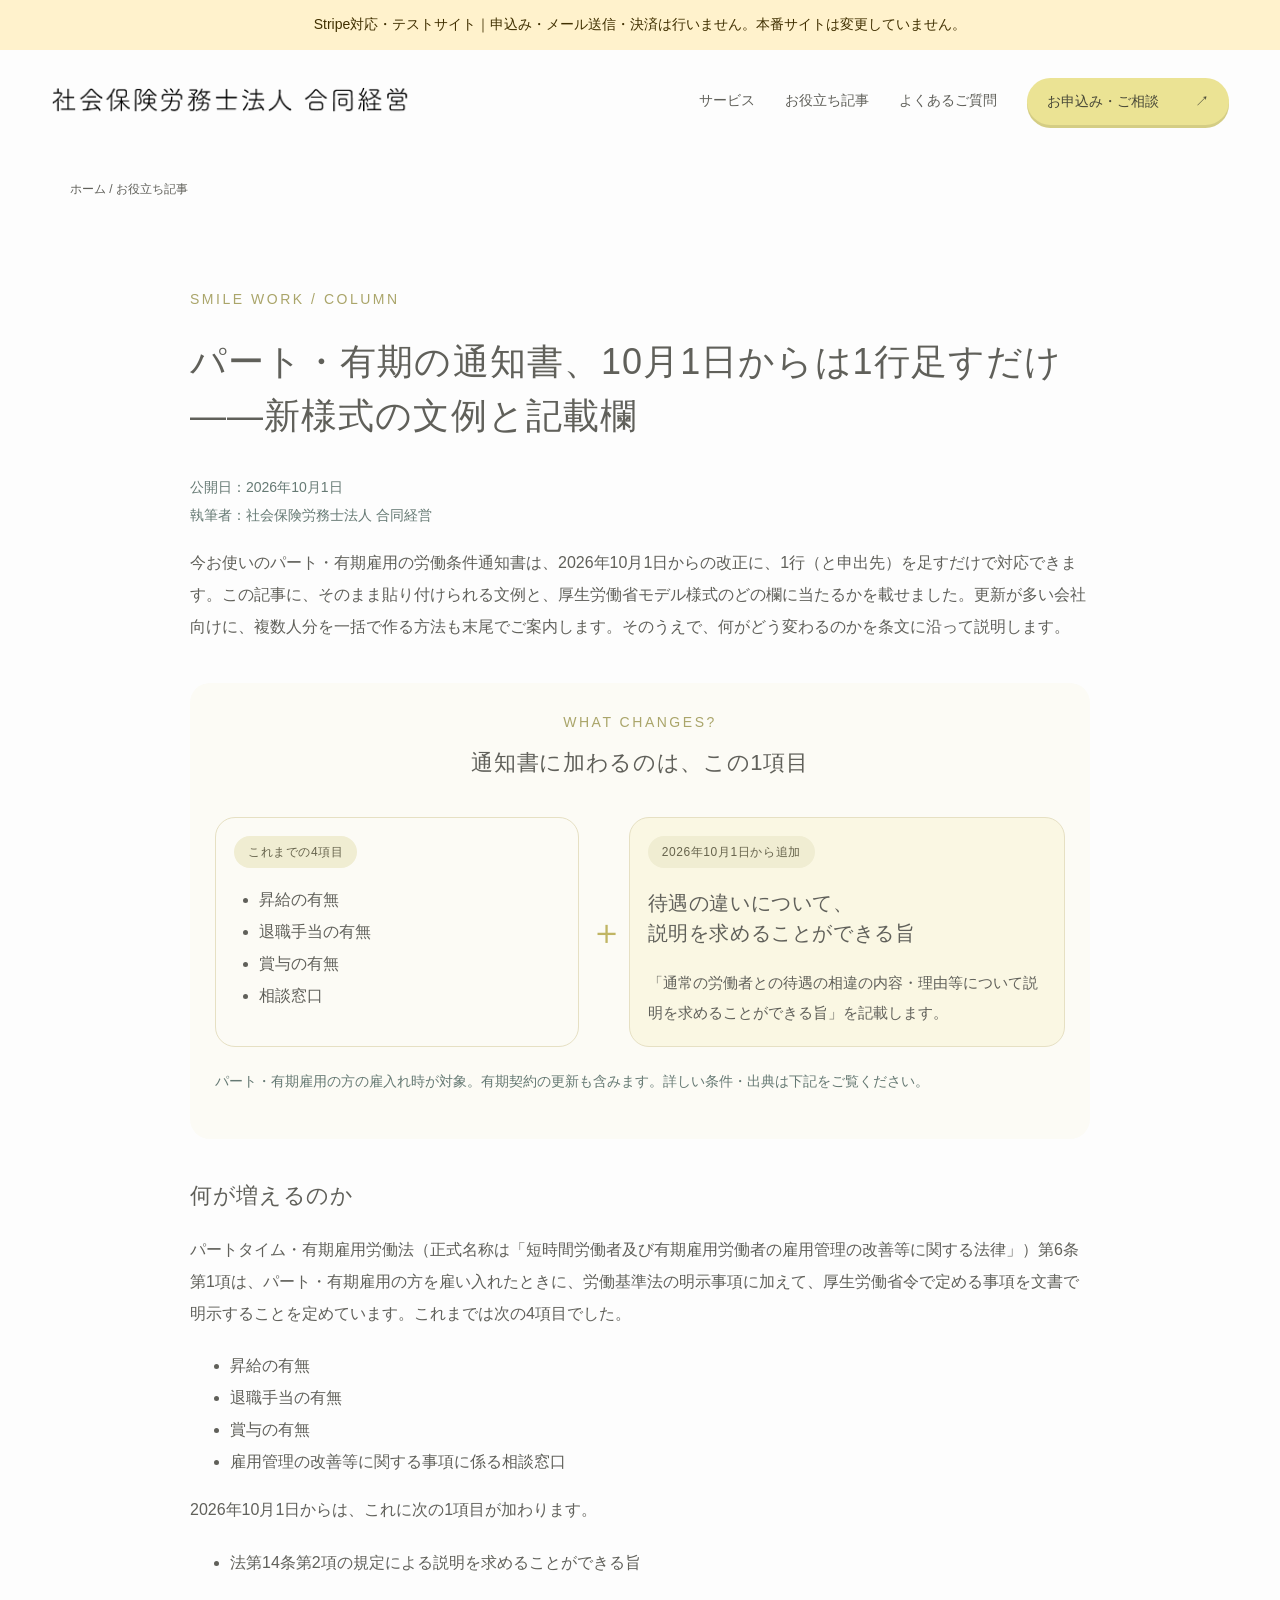
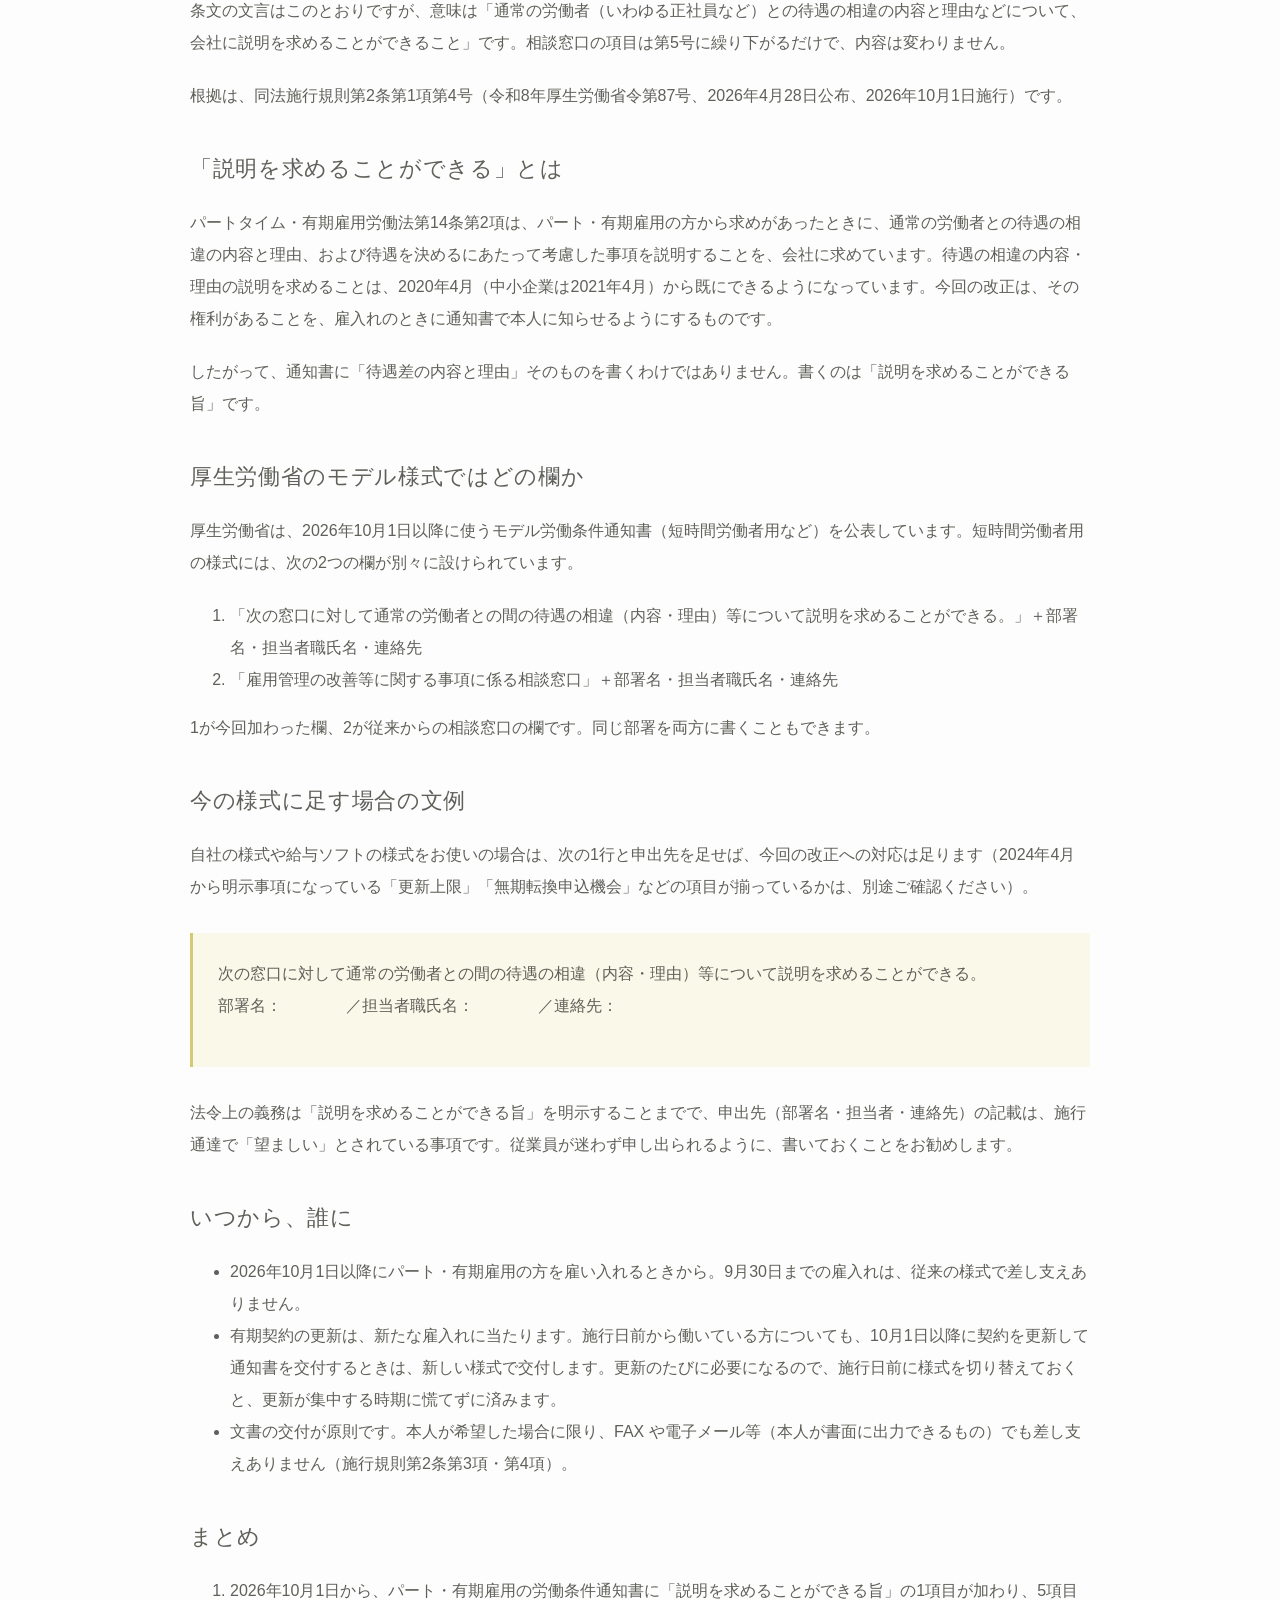
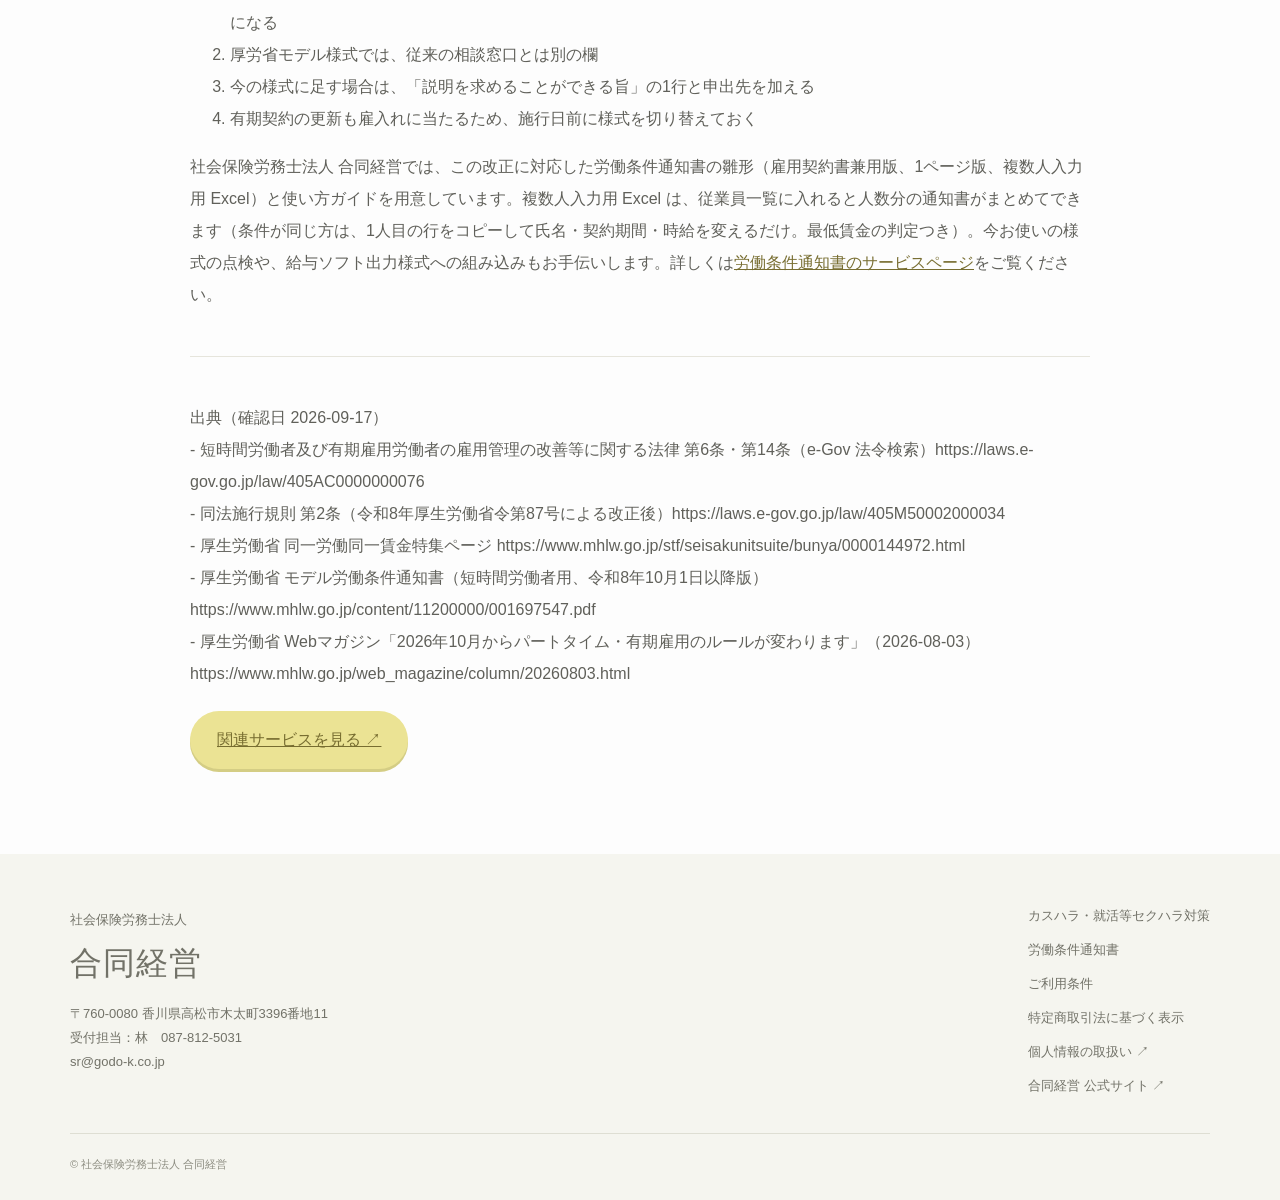
<file: article-notice.html>
<!DOCTYPE html>

<html lang="ja"><head><meta name="robots" content="noindex,nofollow"/><meta charset="utf-8"/><meta content="width=device-width,initial-scale=1" name="viewport"/><title>パート・有期の通知書、10月1日からは1行足すだけ――新様式の文例と記載欄｜合同経営</title><meta content="雛形から個別チェック、運用支援まで。合同経営の労務整備サポート。" name="description"/><link href="favicon.svg" rel="icon"/><link href="style.css?v=20261005-stripe-preview" rel="stylesheet"/><script defer="" src="app.js?v=20261005-stripe-preview"></script></head><body><aside style="background:#fff2cc;color:#403000;text-align:center;padding:12px;font-size:14px">Stripe対応・テストサイト｜申込み・メール送信・決済は行いません。本番サイトは変更していません。</aside><header><a class="brand" href="index.html"><img alt="社会保険労務士法人 合同経営" src="official-logo.png"/></a><nav aria-label="メイン"><a href="index.html#services">サービス</a><a href="index.html#articles">お役立ち記事</a><a href="index.html#faq">よくあるご質問</a><a class="button small" href="apply.html">お申込み・ご相談 <span>↗</span></a></nav></header><main><div class="wrap breadcrumb"><a href="index.html">ホーム</a> / お役立ち記事</div><article class="wrap prose section"><p class="eyebrow">SMILE WORK / COLUMN</p><h1>パート・有期の通知書、10月1日からは1行足すだけ――新様式の文例と記載欄</h1><p class="muted">公開日：2026年10月1日<br/>執筆者：社会保険労務士法人 合同経営</p><p>今お使いのパート・有期雇用の労働条件通知書は、2026年10月1日からの改正に、1行（と申出先）を足すだけで対応できます。この記事に、そのまま貼り付けられる文例と、厚生労働省モデル様式のどの欄に当たるかを載せました。更新が多い会社向けに、複数人分を一括で作る方法も末尾でご案内します。そのうえで、何がどう変わるのかを条文に沿って説明します。</p>
<section class="article-diagram visual-summary"><div class="center"><p class="eyebrow">WHAT CHANGES?</p><h2>通知書に加わるのは、この1項目</h2></div><div class="before-after"><div><span class="pill">これまでの4項目</span><ul><li>昇給の有無</li><li>退職手当の有無</li><li>賞与の有無</li><li>相談窓口</li></ul></div><span class="plus">＋</span><div class="highlight"><span class="pill">2026年10月1日から追加</span><h3>待遇の違いについて、<br/>説明を求めることができる旨</h3><p>「通常の労働者との待遇の相違の内容・理由等について説明を求めることができる旨」を記載します。</p></div></div><p class="muted">パート・有期雇用の方の雇入れ時が対象。有期契約の更新も含みます。詳しい条件・出典は下記をご覧ください。</p></section><h3>何が増えるのか</h3>
<p>パートタイム・有期雇用労働法（正式名称は「短時間労働者及び有期雇用労働者の雇用管理の改善等に関する法律」）第6条第1項は、パート・有期雇用の方を雇い入れたときに、労働基準法の明示事項に加えて、厚生労働省令で定める事項を文書で明示することを定めています。これまでは次の4項目でした。</p>
<ul>
<li>昇給の有無</li>
<li>退職手当の有無</li>
<li>賞与の有無</li>
<li>雇用管理の改善等に関する事項に係る相談窓口</li>
</ul>
<p>2026年10月1日からは、これに次の1項目が加わります。</p>
<ul>
<li>法第14条第2項の規定による説明を求めることができる旨</li>
</ul>
<p>条文の文言はこのとおりですが、意味は「通常の労働者（いわゆる正社員など）との待遇の相違の内容と理由などについて、会社に説明を求めることができること」です。相談窓口の項目は第5号に繰り下がるだけで、内容は変わりません。</p>
<p>根拠は、同法施行規則第2条第1項第4号（令和8年厚生労働省令第87号、2026年4月28日公布、2026年10月1日施行）です。</p>
<h3>「説明を求めることができる」とは</h3>
<p>パートタイム・有期雇用労働法第14条第2項は、パート・有期雇用の方から求めがあったときに、通常の労働者との待遇の相違の内容と理由、および待遇を決めるにあたって考慮した事項を説明することを、会社に求めています。待遇の相違の内容・理由の説明を求めることは、2020年4月（中小企業は2021年4月）から既にできるようになっています。今回の改正は、その権利があることを、雇入れのときに通知書で本人に知らせるようにするものです。</p>
<p>したがって、通知書に「待遇差の内容と理由」そのものを書くわけではありません。書くのは「説明を求めることができる旨」です。</p>
<h3>厚生労働省のモデル様式ではどの欄か</h3>
<p>厚生労働省は、2026年10月1日以降に使うモデル労働条件通知書（短時間労働者用など）を公表しています。短時間労働者用の様式には、次の2つの欄が別々に設けられています。</p>
<ol>
<li>「次の窓口に対して通常の労働者との間の待遇の相違（内容・理由）等について説明を求めることができる。」＋部署名・担当者職氏名・連絡先</li>
<li>「雇用管理の改善等に関する事項に係る相談窓口」＋部署名・担当者職氏名・連絡先</li>
</ol>
<p>1が今回加わった欄、2が従来からの相談窓口の欄です。同じ部署を両方に書くこともできます。</p>
<h3>今の様式に足す場合の文例</h3>
<p>自社の様式や給与ソフトの様式をお使いの場合は、次の1行と申出先を足せば、今回の改正への対応は足ります（2024年4月から明示事項になっている「更新上限」「無期転換申込機会」などの項目が揃っているかは、別途ご確認ください）。</p>
<blockquote>
<p>次の窓口に対して通常の労働者との間の待遇の相違（内容・理由）等について説明を求めることができる。<br/>
部署名：　　　　／担当者職氏名：　　　　／連絡先：　　　　</p>
</blockquote>
<p>法令上の義務は「説明を求めることができる旨」を明示することまでで、申出先（部署名・担当者・連絡先）の記載は、施行通達で「望ましい」とされている事項です。従業員が迷わず申し出られるように、書いておくことをお勧めします。</p>
<h3>いつから、誰に</h3>
<ul>
<li>2026年10月1日以降にパート・有期雇用の方を雇い入れるときから。9月30日までの雇入れは、従来の様式で差し支えありません。</li>
<li>有期契約の更新は、新たな雇入れに当たります。施行日前から働いている方についても、10月1日以降に契約を更新して通知書を交付するときは、新しい様式で交付します。更新のたびに必要になるので、施行日前に様式を切り替えておくと、更新が集中する時期に慌てずに済みます。</li>
<li>文書の交付が原則です。本人が希望した場合に限り、FAX や電子メール等（本人が書面に出力できるもの）でも差し支えありません（施行規則第2条第3項・第4項）。</li>
</ul>
<h3>まとめ</h3>
<ol>
<li>2026年10月1日から、パート・有期雇用の労働条件通知書に「説明を求めることができる旨」の1項目が加わり、5項目になる</li>
<li>厚労省モデル様式では、従来の相談窓口とは別の欄</li>
<li>今の様式に足す場合は、「説明を求めることができる旨」の1行と申出先を加える</li>
<li>有期契約の更新も雇入れに当たるため、施行日前に様式を切り替えておく</li>
</ol>
<p>社会保険労務士法人 合同経営では、この改正に対応した労働条件通知書の雛形（雇用契約書兼用版、1ページ版、複数人入力用 Excel）と使い方ガイドを用意しています。複数人入力用 Excel は、従業員一覧に入れると人数分の通知書がまとめてできます（条件が同じ方は、1人目の行をコピーして氏名・契約期間・時給を変えるだけ。最低賃金の判定つき）。今お使いの様式の点検や、給与ソフト出力様式への組み込みもお手伝いします。詳しくは<a href="notice.html">労働条件通知書のサービスページ</a>をご覧ください。</p>
<hr/>
<p>出典（確認日 2026-09-17）<br/>
- 短時間労働者及び有期雇用労働者の雇用管理の改善等に関する法律 第6条・第14条（e-Gov 法令検索）https://laws.e-gov.go.jp/law/405AC0000000076<br/>
- 同法施行規則 第2条（令和8年厚生労働省令第87号による改正後）https://laws.e-gov.go.jp/law/405M50002000034<br/>
- 厚生労働省 同一労働同一賃金特集ページ https://www.mhlw.go.jp/stf/seisakunitsuite/bunya/0000144972.html<br/>
- 厚生労働省 モデル労働条件通知書（短時間労働者用、令和8年10月1日以降版）https://www.mhlw.go.jp/content/11200000/001697547.pdf<br/>
- 厚生労働省 Webマガジン「2026年10月からパートタイム・有期雇用のルールが変わります」（2026-08-03）https://www.mhlw.go.jp/web_magazine/column/20260803.html</p><a class="button" href="notice.html">関連サービスを見る ↗</a></article></main><footer><div class="wrap foot"><div><small>社会保険労務士法人</small><h2>合同経営</h2><p>〒760-0080 香川県高松市木太町3396番地11<br/>受付担当：林　087-812-5031<br/>sr@godo-k.co.jp</p></div><div><a href="harassment.html">カスハラ・就活等セクハラ対策</a><a href="notice.html">労働条件通知書</a><a href="terms.html">ご利用条件</a><a href="commerce.html">特定商取引法に基づく表示</a><a href="https://godo-sr.com/privacy-policy/" rel="noopener" target="_blank">個人情報の取扱い ↗</a><a href="https://godo-sr.com/" rel="noopener" target="_blank">合同経営 公式サイト ↗</a></div></div><div class="wrap copyright">© 社会保険労務士法人 合同経営</div></footer></body></html>
</file>
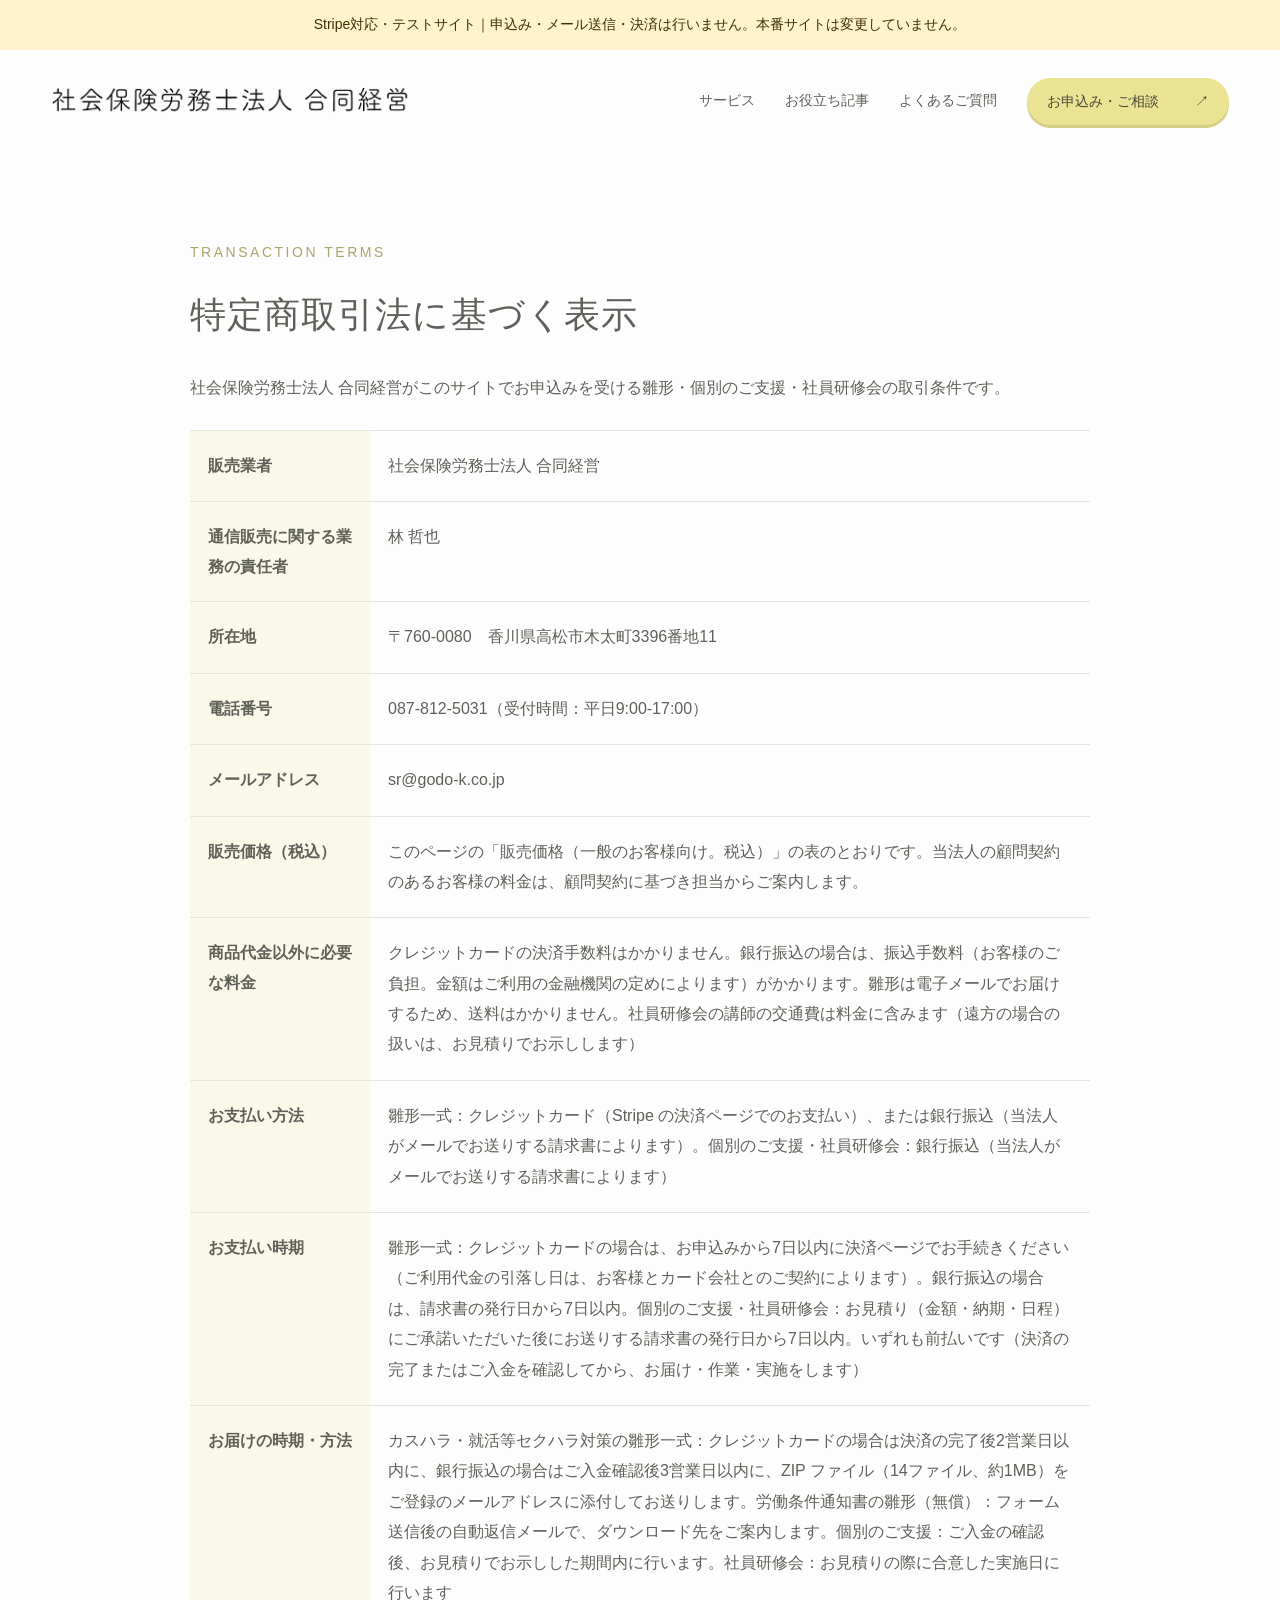
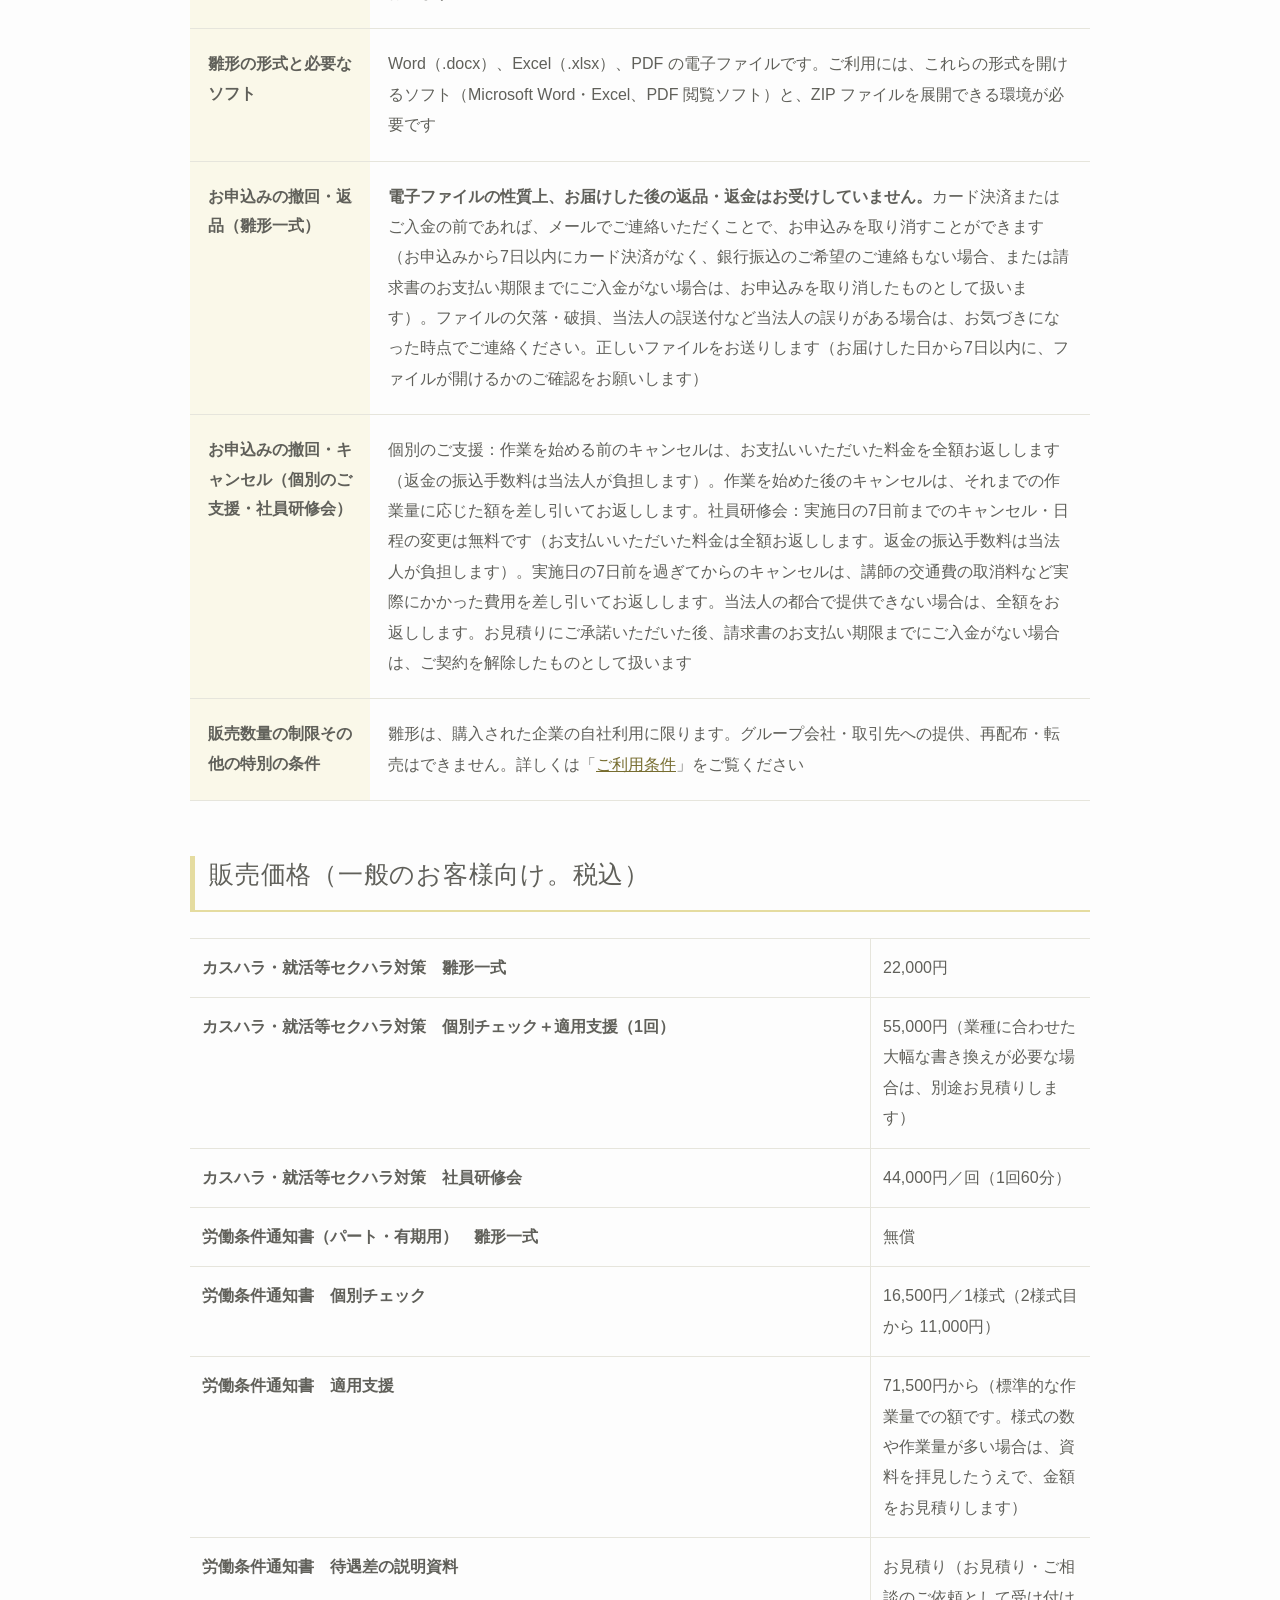
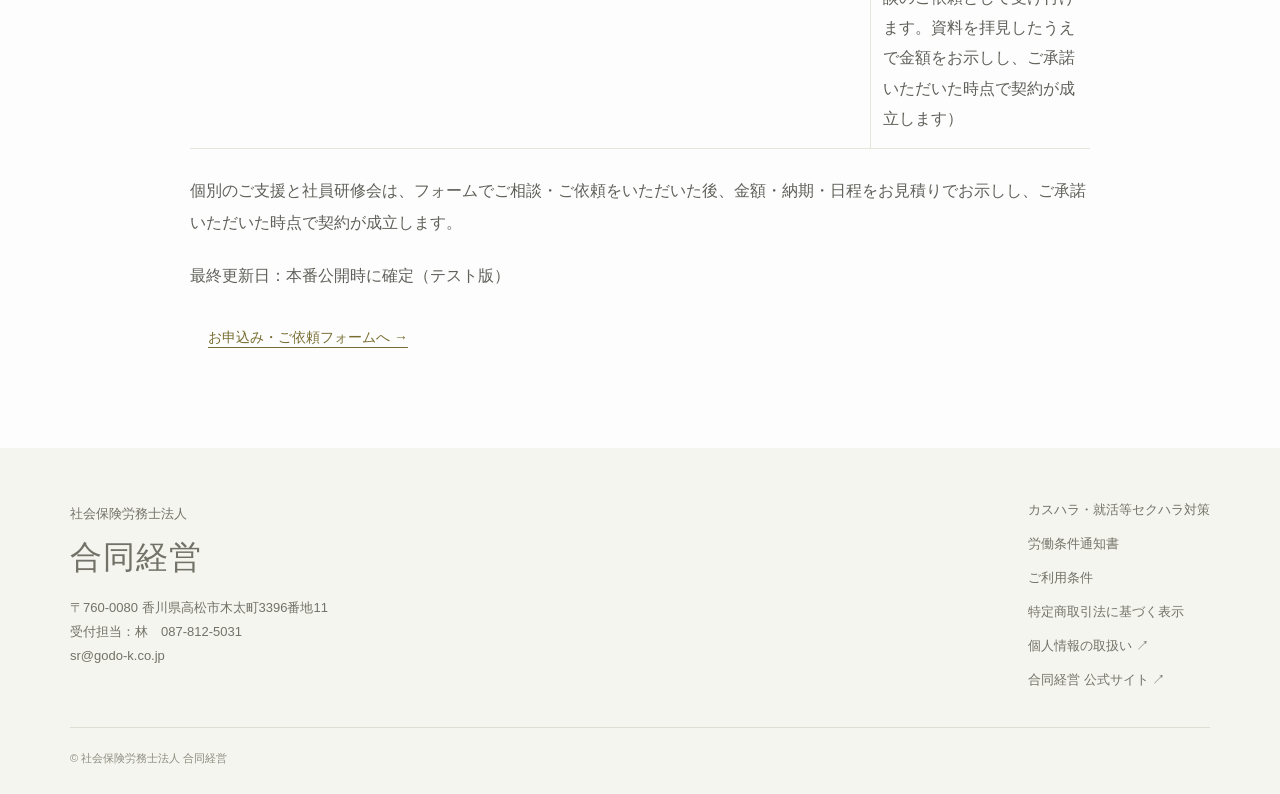
<file: commerce.html>
<!DOCTYPE html>

<html lang="ja"><head><meta name="robots" content="noindex,nofollow"/><meta charset="utf-8"/><meta content="width=device-width,initial-scale=1" name="viewport"/><title>特定商取引法に基づく表示｜合同経営</title><meta content="合同経営の労務整備サポートの販売価格・お支払い・お届け・返品とキャンセルの条件。" name="description"/><link href="favicon.svg" rel="icon"/><link href="style.css?v=20261005-stripe-preview" rel="stylesheet"/><script defer="" src="app.js?v=20261005-stripe-preview"></script></head><body><aside style="background:#fff2cc;color:#403000;text-align:center;padding:12px;font-size:14px">Stripe対応・テストサイト｜申込み・メール送信・決済は行いません。本番サイトは変更していません。</aside><header><a class="brand" href="index.html"><img alt="社会保険労務士法人 合同経営" src="official-logo.png"/></a><nav aria-label="メイン"><a href="index.html#services">サービス</a><a href="index.html#articles">お役立ち記事</a><a href="index.html#faq">よくあるご質問</a><a class="button small" href="apply.html">お申込み・ご相談 <span>↗</span></a></nav></header><main><article class="wrap narrow prose section commerce-page"><p class="eyebrow">TRANSACTION TERMS</p><h1>特定商取引法に基づく表示</h1>
<p>社会保険労務士法人 合同経営がこのサイトでお申込みを受ける雛形・個別のご支援・社員研修会の取引条件です。</p>
<dl class="legal-details"><div><dt>販売業者</dt><dd>社会保険労務士法人 合同経営</dd></div><div><dt>通信販売に関する業務の責任者</dt><dd>林 哲也</dd></div><div><dt>所在地</dt><dd>〒760-0080　香川県高松市木太町3396番地11</dd></div><div><dt>電話番号</dt><dd>087-812-5031（受付時間：平日9:00-17:00）</dd></div><div><dt>メールアドレス</dt><dd>sr@godo-k.co.jp</dd></div><div><dt>販売価格（税込）</dt><dd>このページの「販売価格（一般のお客様向け。税込）」の表のとおりです。当法人の顧問契約のあるお客様の料金は、顧問契約に基づき担当からご案内します。</dd></div><div><dt>商品代金以外に必要な料金</dt><dd>クレジットカードの決済手数料はかかりません。銀行振込の場合は、振込手数料（お客様のご負担。金額はご利用の金融機関の定めによります）がかかります。雛形は電子メールでお届けするため、送料はかかりません。社員研修会の講師の交通費は料金に含みます（遠方の場合の扱いは、お見積りでお示しします）</dd></div><div><dt>お支払い方法</dt><dd>雛形一式：クレジットカード（Stripe の決済ページでのお支払い）、または銀行振込（当法人がメールでお送りする請求書によります）。個別のご支援・社員研修会：銀行振込（当法人がメールでお送りする請求書によります）</dd></div><div><dt>お支払い時期</dt><dd>雛形一式：クレジットカードの場合は、お申込みから7日以内に決済ページでお手続きください（ご利用代金の引落し日は、お客様とカード会社とのご契約によります）。銀行振込の場合は、請求書の発行日から7日以内。個別のご支援・社員研修会：お見積り（金額・納期・日程）にご承諾いただいた後にお送りする請求書の発行日から7日以内。いずれも前払いです（決済の完了またはご入金を確認してから、お届け・作業・実施をします）</dd></div><div><dt>お届けの時期・方法</dt><dd>カスハラ・就活等セクハラ対策の雛形一式：クレジットカードの場合は決済の完了後2営業日以内に、銀行振込の場合はご入金確認後3営業日以内に、ZIP ファイル（14ファイル、約1MB）をご登録のメールアドレスに添付してお送りします。労働条件通知書の雛形（無償）：フォーム送信後の自動返信メールで、ダウンロード先をご案内します。個別のご支援：ご入金の確認後、お見積りでお示しした期間内に行います。社員研修会：お見積りの際に合意した実施日に行います</dd></div><div><dt>雛形の形式と必要なソフト</dt><dd>Word（.docx）、Excel（.xlsx）、PDF の電子ファイルです。ご利用には、これらの形式を開けるソフト（Microsoft Word・Excel、PDF 閲覧ソフト）と、ZIP ファイルを展開できる環境が必要です</dd></div><div><dt>お申込みの撤回・返品（雛形一式）</dt><dd><strong>電子ファイルの性質上、お届けした後の返品・返金はお受けしていません。</strong>カード決済またはご入金の前であれば、メールでご連絡いただくことで、お申込みを取り消すことができます（お申込みから7日以内にカード決済がなく、銀行振込のご希望のご連絡もない場合、または請求書のお支払い期限までにご入金がない場合は、お申込みを取り消したものとして扱います）。ファイルの欠落・破損、当法人の誤送付など当法人の誤りがある場合は、お気づきになった時点でご連絡ください。正しいファイルをお送りします（お届けした日から7日以内に、ファイルが開けるかのご確認をお願いします）</dd></div><div><dt>お申込みの撤回・キャンセル（個別のご支援・社員研修会）</dt><dd>個別のご支援：作業を始める前のキャンセルは、お支払いいただいた料金を全額お返しします（返金の振込手数料は当法人が負担します）。作業を始めた後のキャンセルは、それまでの作業量に応じた額を差し引いてお返しします。社員研修会：実施日の7日前までのキャンセル・日程の変更は無料です（お支払いいただいた料金は全額お返しします。返金の振込手数料は当法人が負担します）。実施日の7日前を過ぎてからのキャンセルは、講師の交通費の取消料など実際にかかった費用を差し引いてお返しします。当法人の都合で提供できない場合は、全額をお返しします。お見積りにご承諾いただいた後、請求書のお支払い期限までにご入金がない場合は、ご契約を解除したものとして扱います</dd></div><div><dt>販売数量の制限その他の特別の条件</dt><dd>雛形は、購入された企業の自社利用に限ります。グループ会社・取引先への提供、再配布・転売はできません。詳しくは「<a href="terms.html">ご利用条件</a>」をご覧ください</dd></div></dl>
<h2>販売価格（一般のお客様向け。税込）</h2>
<dl class="legal-prices"><div><dt>カスハラ・就活等セクハラ対策　雛形一式</dt><dd>22,000円</dd></div><div><dt>カスハラ・就活等セクハラ対策　個別チェック＋適用支援（1回）</dt><dd>55,000円（業種に合わせた大幅な書き換えが必要な場合は、別途お見積りします）</dd></div><div><dt>カスハラ・就活等セクハラ対策　社員研修会</dt><dd>44,000円／回（1回60分）</dd></div><div><dt>労働条件通知書（パート・有期用）　雛形一式</dt><dd>無償</dd></div><div><dt>労働条件通知書　個別チェック</dt><dd>16,500円／1様式（2様式目から 11,000円）</dd></div><div><dt>労働条件通知書　適用支援</dt><dd>71,500円から（標準的な作業量での額です。様式の数や作業量が多い場合は、資料を拝見したうえで、金額をお見積りします）</dd></div><div><dt>労働条件通知書　待遇差の説明資料</dt><dd>お見積り（お見積り・ご相談のご依頼として受け付けます。資料を拝見したうえで金額をお示しし、ご承諾いただいた時点で契約が成立します）</dd></div></dl>
<p>個別のご支援と社員研修会は、フォームでご相談・ご依頼をいただいた後、金額・納期・日程をお見積りでお示しし、ご承諾いただいた時点で契約が成立します。</p>
<p>最終更新日：本番公開時に確定（テスト版）</p><a class="textlink" href="apply.html">お申込み・ご依頼フォームへ →</a></article></main><footer><div class="wrap foot"><div><small>社会保険労務士法人</small><h2>合同経営</h2><p>〒760-0080 香川県高松市木太町3396番地11<br/>受付担当：林　087-812-5031<br/>sr@godo-k.co.jp</p></div><div><a href="harassment.html">カスハラ・就活等セクハラ対策</a><a href="notice.html">労働条件通知書</a><a href="terms.html">ご利用条件</a><a href="commerce.html">特定商取引法に基づく表示</a><a href="https://godo-sr.com/privacy-policy/" rel="noopener" target="_blank">個人情報の取扱い ↗</a><a href="https://godo-sr.com/" rel="noopener" target="_blank">合同経営 公式サイト ↗</a></div></div><div class="wrap copyright">© 社会保険労務士法人 合同経営</div></footer></body></html>
</file>
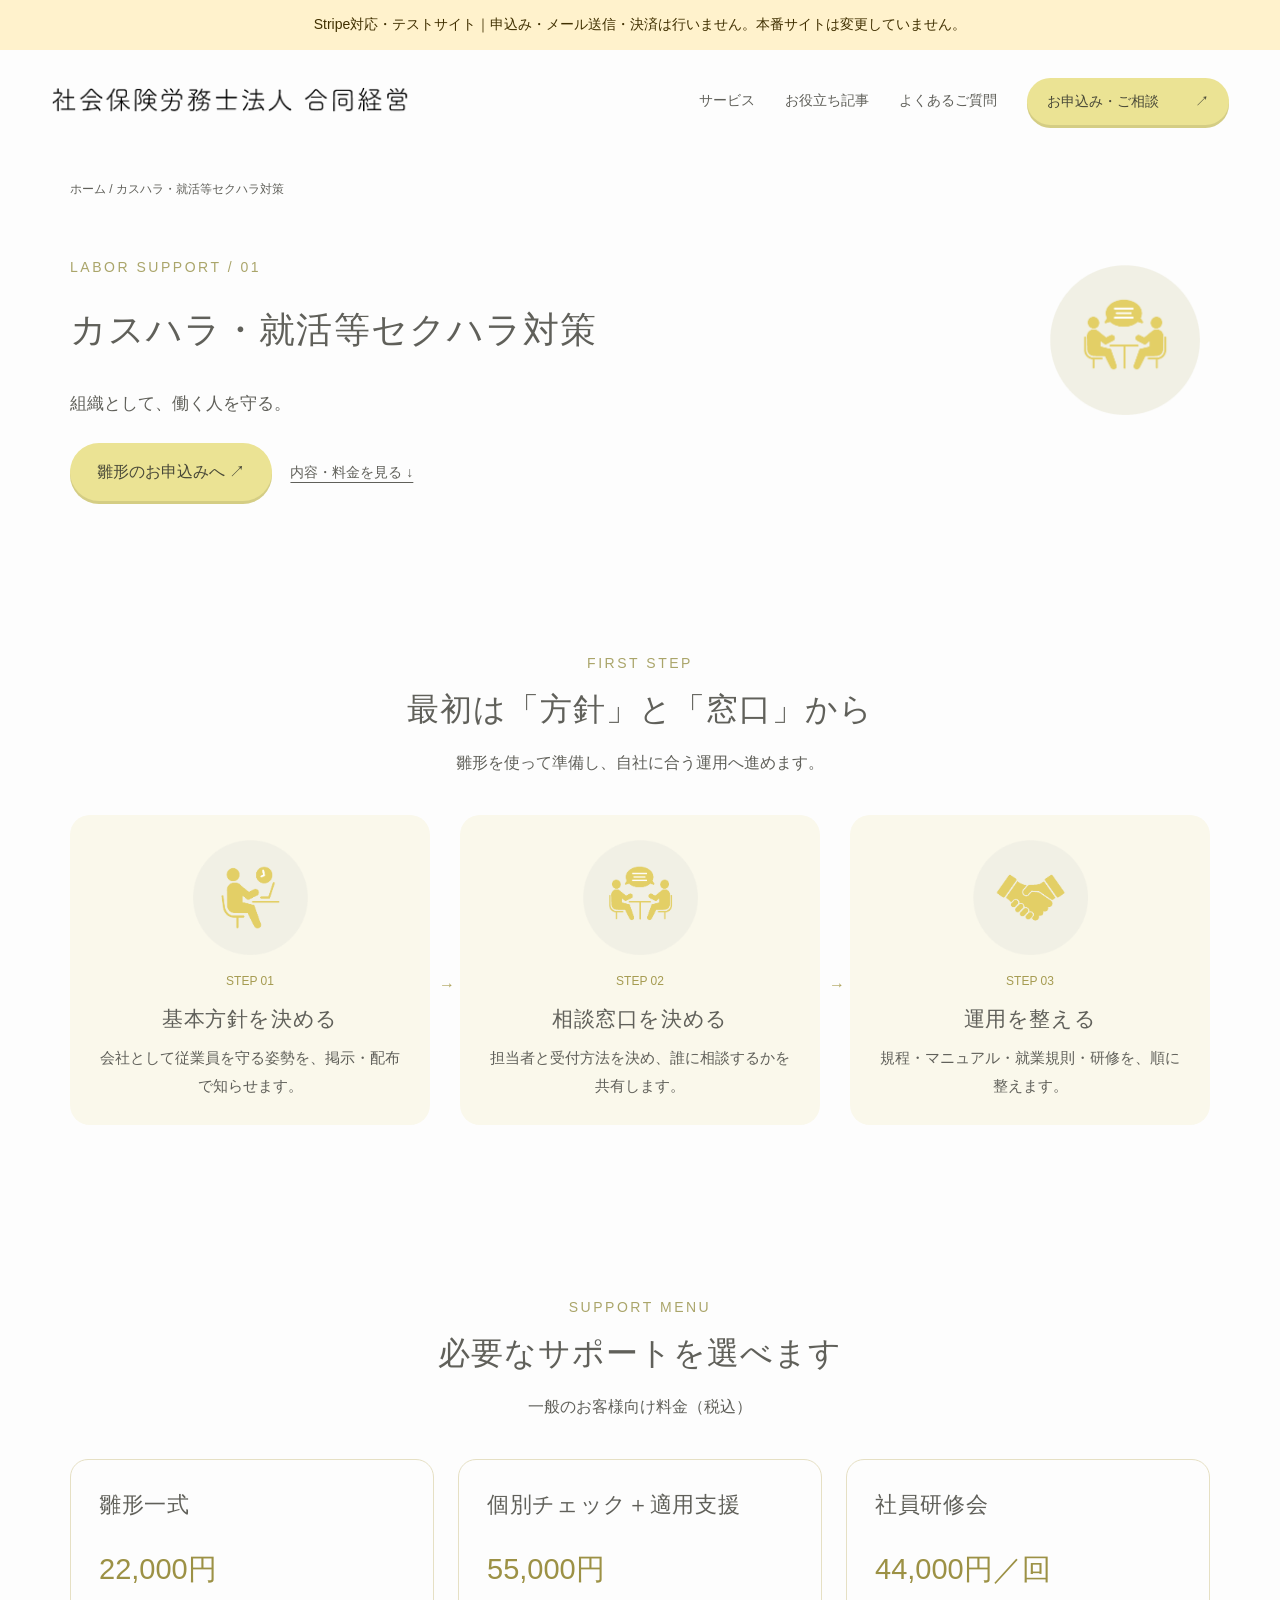
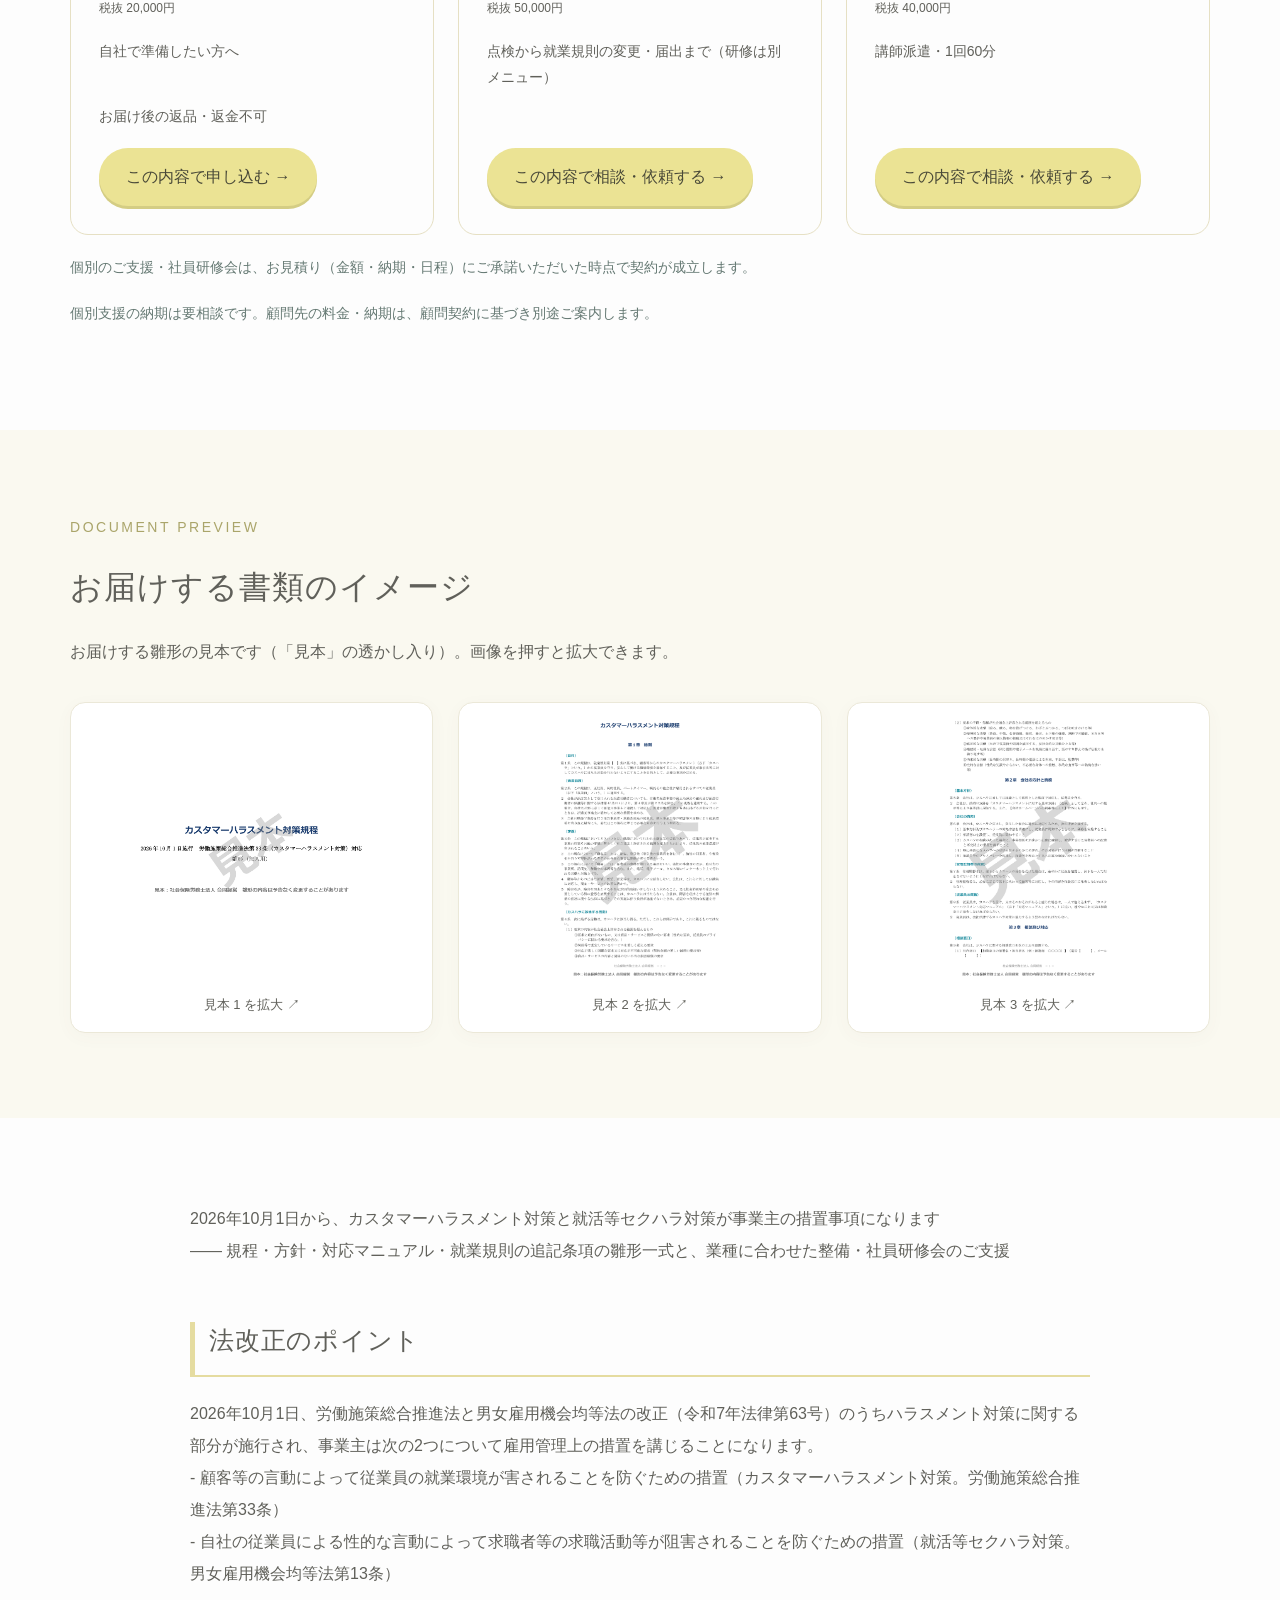
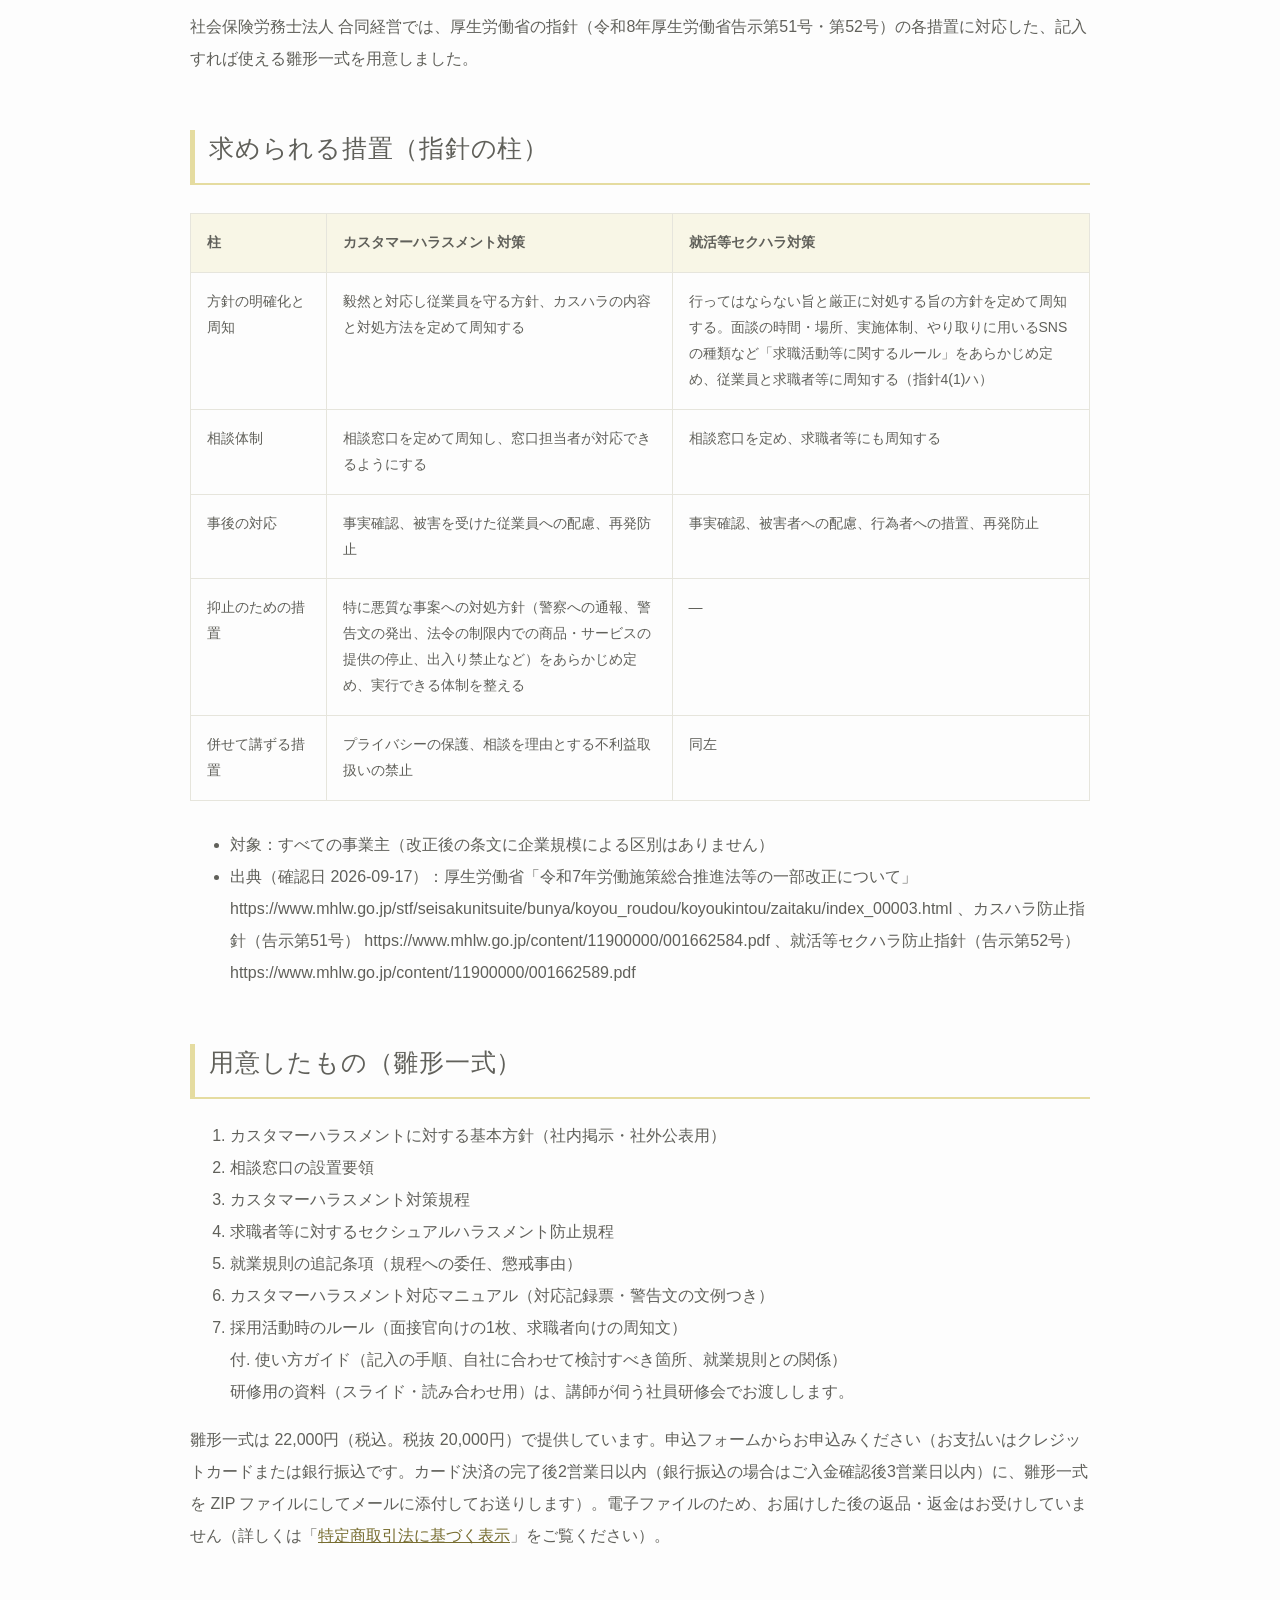
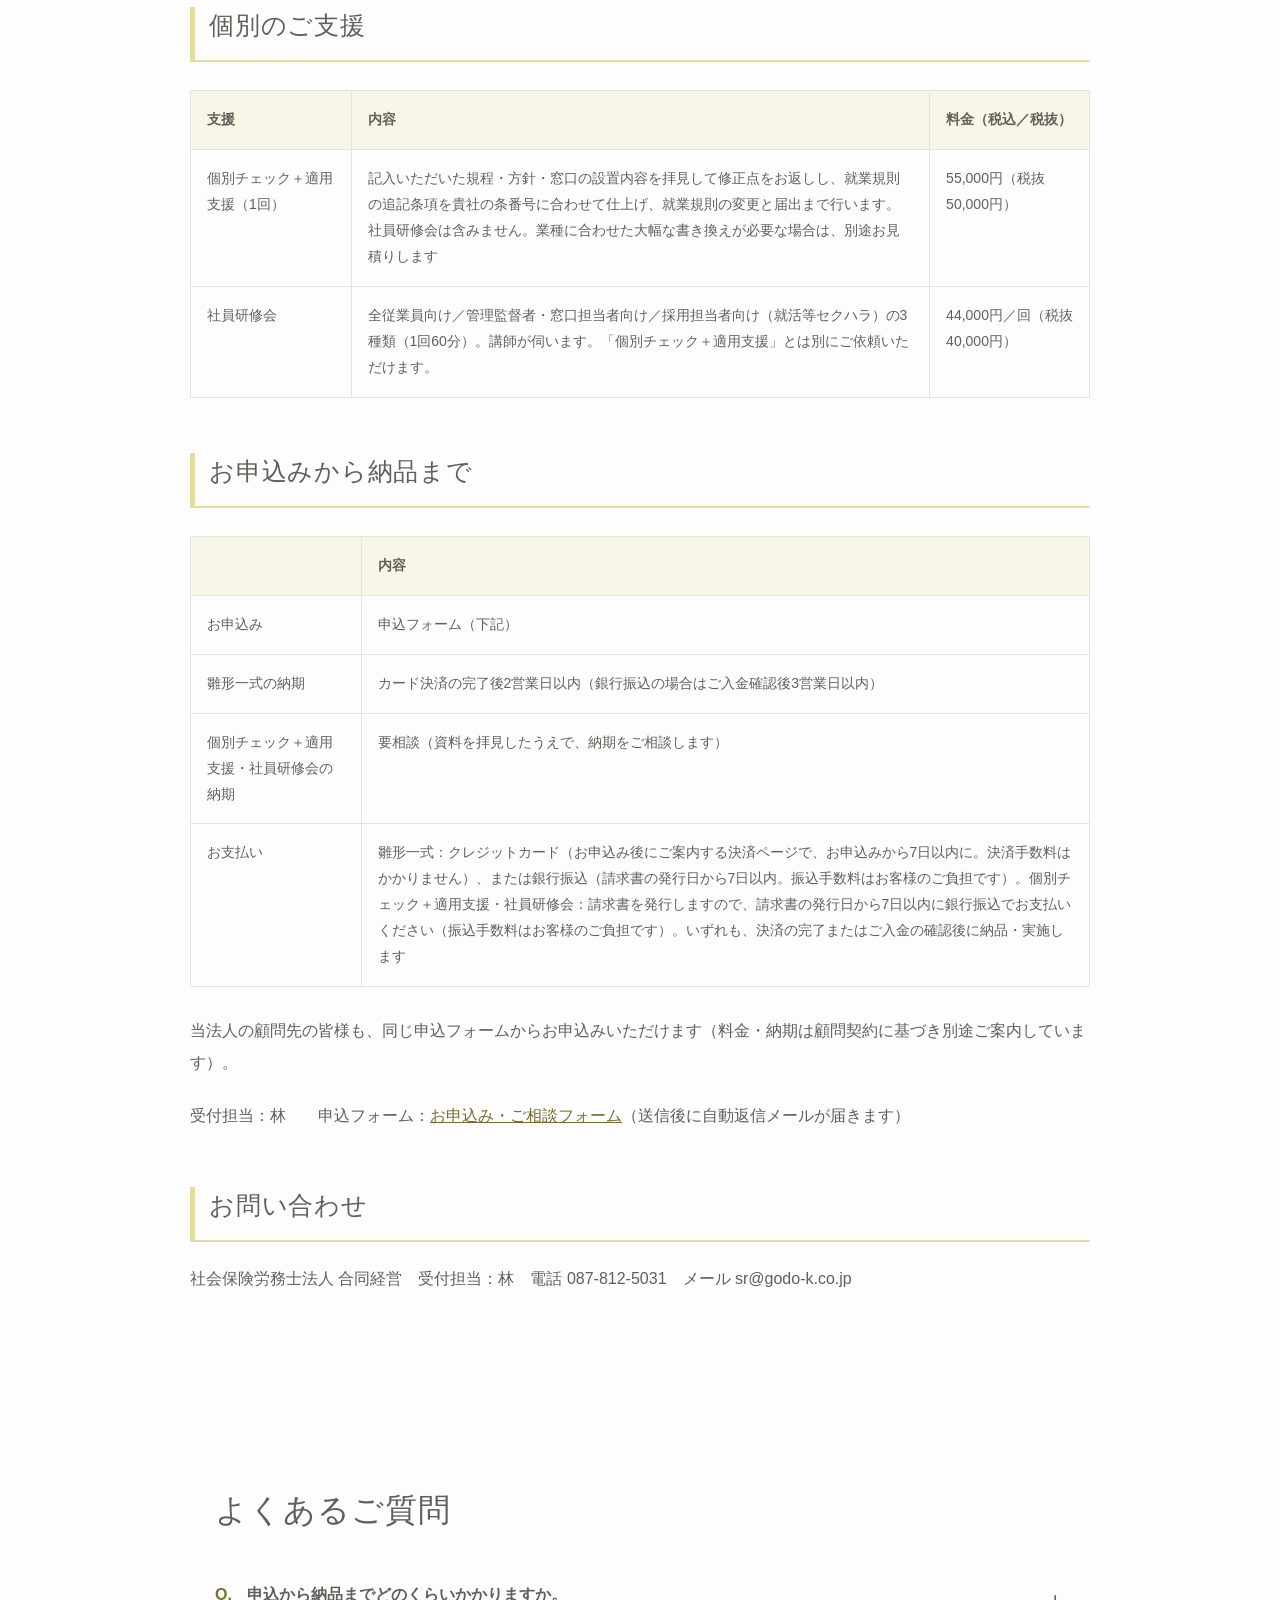
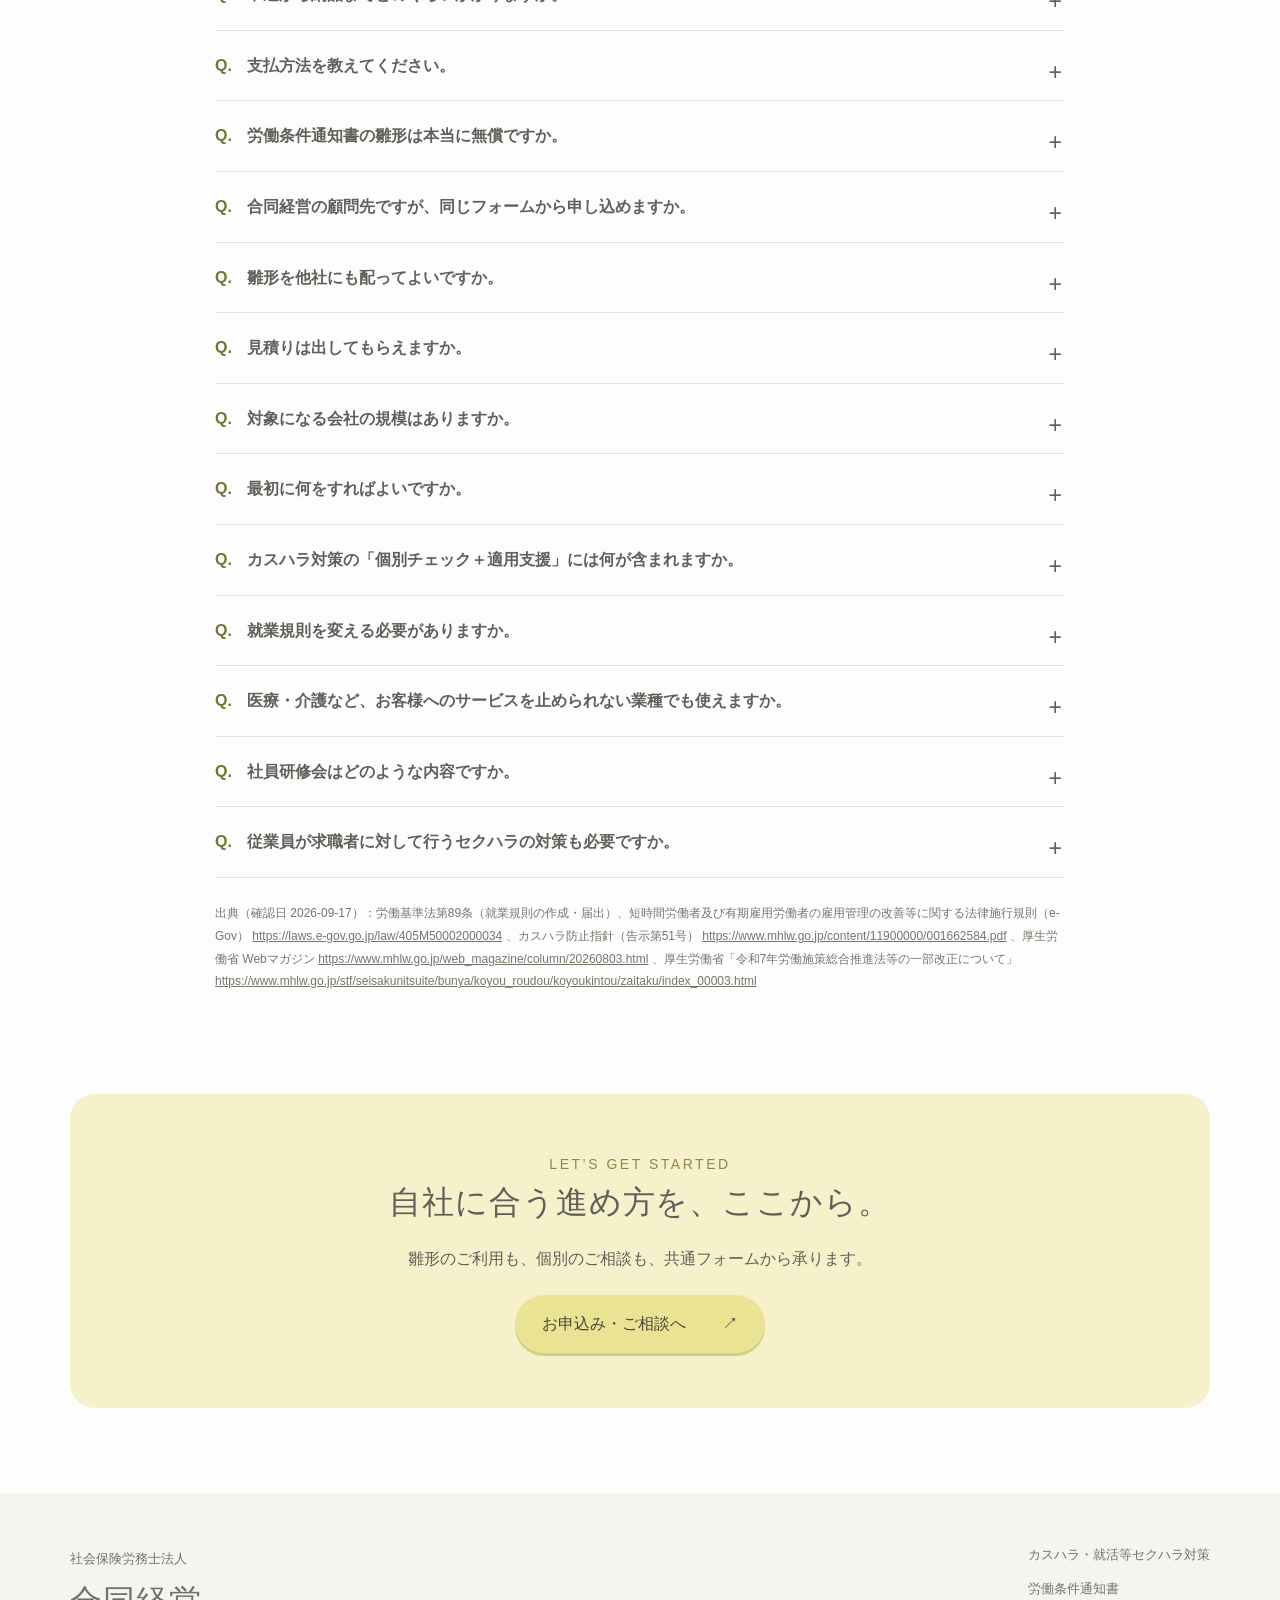
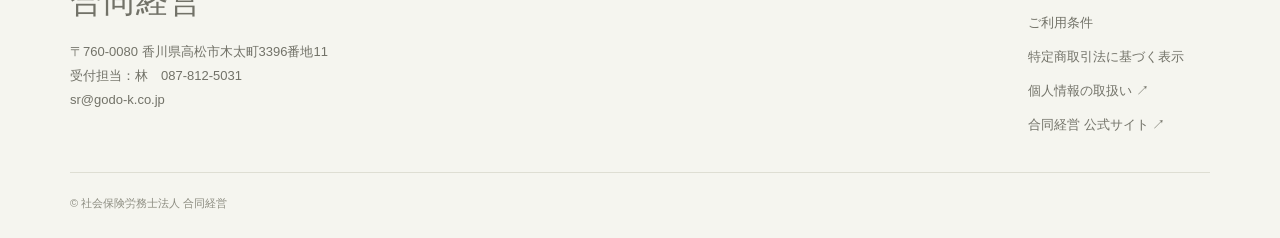
<file: harassment.html>
<!DOCTYPE html>

<html lang="ja"><head><meta name="robots" content="noindex,nofollow"/><meta charset="utf-8"/><meta content="width=device-width,initial-scale=1" name="viewport"/><title>カスハラ・就活等セクハラ対策｜合同経営</title><meta content="雛形から個別チェック、運用支援まで。合同経営の労務整備サポート。" name="description"/><link href="favicon.svg" rel="icon"/><link href="style.css?v=20261005-stripe-preview" rel="stylesheet"/><script defer="" src="app.js?v=20261005-stripe-preview"></script></head><body><aside style="background:#fff2cc;color:#403000;text-align:center;padding:12px;font-size:14px">Stripe対応・テストサイト｜申込み・メール送信・決済は行いません。本番サイトは変更していません。</aside><header><a class="brand" href="index.html"><img alt="社会保険労務士法人 合同経営" src="official-logo.png"/></a><nav aria-label="メイン"><a href="index.html#services">サービス</a><a href="index.html#articles">お役立ち記事</a><a href="index.html#faq">よくあるご質問</a><a class="button small" href="apply.html">お申込み・ご相談 <span>↗</span></a></nav></header><main><div class="wrap breadcrumb"><a href="index.html">ホーム</a> / カスハラ・就活等セクハラ対策</div><section class="wrap subhero"><p class="eyebrow">LABOR SUPPORT / 01</p><h1>カスハラ・就活等セクハラ対策</h1><img alt="サービスのイメージ" class="subhero-illustration" src="consult.png"/><p class="lead">組織として、働く人を守る。</p><a class="button" href="apply.html?product=h-template">雛形のお申込みへ ↗</a><a class="textlink" href="#detail">内容・料金を見る ↓</a></section><section class="wrap section visual-summary"><div class="center"><p class="eyebrow">FIRST STEP</p><h2>最初は「方針」と「窓口」から</h2><p>雛形を使って準備し、自社に合う運用へ進めます。</p></div><div class="support-map"><div><img alt="方針を文書にする" src="rules.png"/><span>STEP 01</span><h3>基本方針を決める</h3><p>会社として従業員を守る姿勢を、掲示・配布で知らせます。</p></div><div><img alt="相談できる体制をつくる" src="consult.png"/><span>STEP 02</span><h3>相談窓口を決める</h3><p>担当者と受付方法を決め、誰に相談するかを共有します。</p></div><div><img alt="会社全体で対応する" src="handshake.png"/><span>STEP 03</span><h3>運用を整える</h3><p>規程・マニュアル・就業規則・研修を、順に整えます。</p></div></div></section><section class="wrap section"><div class="center"><p class="eyebrow">SUPPORT MENU</p><h2>必要なサポートを選べます</h2><p>一般のお客様向け料金（税込）</p></div><div class="menu-grid"><div class="menu-card"><h3>雛形一式</h3><strong>22,000円</strong><small>税抜 20,000円</small><p>自社で準備したい方へ</p><p class="return-note"><a href="commerce.html">お届け後の返品・返金不可</a></p><a class="button" href="apply.html?product=h-template">この内容で申し込む →</a></div><div class="menu-card"><h3>個別チェック＋適用支援</h3><strong>55,000円</strong><small>税抜 50,000円</small><p>点検から就業規則の変更・届出まで（研修は別メニュー）</p><a class="button" href="apply.html?product=h-check-support">この内容で相談・依頼する →</a></div><div class="menu-card"><h3>社員研修会</h3><strong>44,000円／回</strong><small>税抜 40,000円</small><p>講師派遣・1回60分</p><a class="button" href="apply.html?product=h-training">この内容で相談・依頼する →</a></div></div><p class="muted">個別のご支援・社員研修会は、お見積り（金額・納期・日程）にご承諾いただいた時点で契約が成立します。</p><p class="muted">個別支援の納期は要相談です。顧問先の料金・納期は、顧問契約に基づき別途ご案内します。</p></section><div class="soft"><section class="wrap section"><p class="eyebrow">DOCUMENT PREVIEW</p><h2>お届けする書類のイメージ</h2><p>お届けする雛形の見本です（「見本」の透かし入り）。画像を押すと拡大できます。</p><div class="gallery"><a href="sample-0.png" target="_blank"><img alt="カスハラ・就活等セクハラ対策 見本 1" loading="lazy" src="sample-0.png"/><span>見本 1 を拡大 ↗</span></a><a href="sample-1.png" target="_blank"><img alt="カスハラ・就活等セクハラ対策 見本 2" loading="lazy" src="sample-1.png"/><span>見本 2 を拡大 ↗</span></a><a href="sample-2.png" target="_blank"><img alt="カスハラ・就活等セクハラ対策 見本 3" loading="lazy" src="sample-2.png"/><span>見本 3 を拡大 ↗</span></a></div></section></div><article class="wrap prose section" id="detail"><p>2026年10月1日から、カスタマーハラスメント対策と就活等セクハラ対策が事業主の措置事項になります<br/>
―― 規程・方針・対応マニュアル・就業規則の追記条項の雛形一式と、業種に合わせた整備・社員研修会のご支援</p>
<h2>法改正のポイント</h2>
<p>2026年10月1日、労働施策総合推進法と男女雇用機会均等法の改正（令和7年法律第63号）のうちハラスメント対策に関する部分が施行され、事業主は次の2つについて雇用管理上の措置を講じることになります。<br/>
- 顧客等の言動によって従業員の就業環境が害されることを防ぐための措置（カスタマーハラスメント対策。労働施策総合推進法第33条）<br/>
- 自社の従業員による性的な言動によって求職者等の求職活動等が阻害されることを防ぐための措置（就活等セクハラ対策。男女雇用機会均等法第13条）</p>
<p>社会保険労務士法人 合同経営では、厚生労働省の指針（令和8年厚生労働省告示第51号・第52号）の各措置に対応した、記入すれば使える雛形一式を用意しました。</p>
<h2>求められる措置（指針の柱）</h2>
<table>
<thead>
<tr>
<th>柱</th>
<th>カスタマーハラスメント対策</th>
<th>就活等セクハラ対策</th>
</tr>
</thead>
<tbody>
<tr>
<td>方針の明確化と周知</td>
<td>毅然と対応し従業員を守る方針、カスハラの内容と対処方法を定めて周知する</td>
<td>行ってはならない旨と厳正に対処する旨の方針を定めて周知する。面談の時間・場所、実施体制、やり取りに用いるSNSの種類など「求職活動等に関するルール」をあらかじめ定め、従業員と求職者等に周知する（指針4(1)ハ）</td>
</tr>
<tr>
<td>相談体制</td>
<td>相談窓口を定めて周知し、窓口担当者が対応できるようにする</td>
<td>相談窓口を定め、求職者等にも周知する</td>
</tr>
<tr>
<td>事後の対応</td>
<td>事実確認、被害を受けた従業員への配慮、再発防止</td>
<td>事実確認、被害者への配慮、行為者への措置、再発防止</td>
</tr>
<tr>
<td>抑止のための措置</td>
<td>特に悪質な事案への対処方針（警察への通報、警告文の発出、法令の制限内での商品・サービスの提供の停止、出入り禁止など）をあらかじめ定め、実行できる体制を整える</td>
<td>―</td>
</tr>
<tr>
<td>併せて講ずる措置</td>
<td>プライバシーの保護、相談を理由とする不利益取扱いの禁止</td>
<td>同左</td>
</tr>
</tbody>
</table>
<ul>
<li>対象：すべての事業主（改正後の条文に企業規模による区別はありません）</li>
<li>出典（確認日 2026-09-17）：厚生労働省「令和7年労働施策総合推進法等の一部改正について」 https://www.mhlw.go.jp/stf/seisakunitsuite/bunya/koyou_roudou/koyoukintou/zaitaku/index_00003.html 、カスハラ防止指針（告示第51号） https://www.mhlw.go.jp/content/11900000/001662584.pdf 、就活等セクハラ防止指針（告示第52号） https://www.mhlw.go.jp/content/11900000/001662589.pdf</li>
</ul>
<h2>用意したもの（雛形一式）</h2>
<ol>
<li>カスタマーハラスメントに対する基本方針（社内掲示・社外公表用）</li>
<li>相談窓口の設置要領</li>
<li>カスタマーハラスメント対策規程</li>
<li>求職者等に対するセクシュアルハラスメント防止規程</li>
<li>就業規則の追記条項（規程への委任、懲戒事由）</li>
<li>カスタマーハラスメント対応マニュアル（対応記録票・警告文の文例つき）</li>
<li>採用活動時のルール（面接官向けの1枚、求職者向けの周知文）<br/>
付. 使い方ガイド（記入の手順、自社に合わせて検討すべき箇所、就業規則との関係）<br/>
研修用の資料（スライド・読み合わせ用）は、講師が伺う社員研修会でお渡しします。</li>
</ol>
<p>雛形一式は 22,000円（税込。税抜 20,000円）で提供しています。申込フォームからお申込みください（お支払いはクレジットカードまたは銀行振込です。カード決済の完了後2営業日以内（銀行振込の場合はご入金確認後3営業日以内）に、雛形一式を ZIP ファイルにしてメールに添付してお送りします）。電子ファイルのため、お届けした後の返品・返金はお受けしていません（詳しくは「<a href="commerce.html">特定商取引法に基づく表示</a>」をご覧ください）。</p>
<h2>個別のご支援</h2>
<table>
<thead>
<tr>
<th>支援</th>
<th>内容</th>
<th>料金（税込／税抜）</th>
</tr>
</thead>
<tbody>
<tr>
<td>個別チェック＋適用支援（1回）</td>
<td>記入いただいた規程・方針・窓口の設置内容を拝見して修正点をお返しし、就業規則の追記条項を貴社の条番号に合わせて仕上げ、就業規則の変更と届出まで行います。社員研修会は含みません。業種に合わせた大幅な書き換えが必要な場合は、別途お見積りします</td>
<td>55,000円（税抜 50,000円）</td>
</tr>
<tr>
<td>社員研修会</td>
<td>全従業員向け／管理監督者・窓口担当者向け／採用担当者向け（就活等セクハラ）の3種類（1回60分）。講師が伺います。「個別チェック＋適用支援」とは別にご依頼いただけます。</td>
<td>44,000円／回（税抜 40,000円）</td>
</tr>
</tbody>
</table>
<h2>お申込みから納品まで</h2>
<table>
<thead>
<tr>
<th></th>
<th>内容</th>
</tr>
</thead>
<tbody>
<tr>
<td>お申込み</td>
<td>申込フォーム（下記）</td>
</tr>
<tr>
<td>雛形一式の納期</td>
<td>カード決済の完了後2営業日以内（銀行振込の場合はご入金確認後3営業日以内）</td>
</tr>
<tr>
<td>個別チェック＋適用支援・社員研修会の納期</td>
<td>要相談（資料を拝見したうえで、納期をご相談します）</td>
</tr>
<tr>
<td>お支払い</td>
<td>雛形一式：クレジットカード（お申込み後にご案内する決済ページで、お申込みから7日以内に。決済手数料はかかりません）、または銀行振込（請求書の発行日から7日以内。振込手数料はお客様のご負担です）。個別チェック＋適用支援・社員研修会：請求書を発行しますので、請求書の発行日から7日以内に銀行振込でお支払いください（振込手数料はお客様のご負担です）。いずれも、決済の完了またはご入金の確認後に納品・実施します</td>
</tr>
</tbody>
</table>
<p>当法人の顧問先の皆様も、同じ申込フォームからお申込みいただけます（料金・納期は顧問契約に基づき別途ご案内しています）。</p>
<p>受付担当：林　　申込フォーム：<a href="apply.html">お申込み・ご相談フォーム</a>（送信後に自動返信メールが届きます）</p>
<h2>お問い合わせ</h2>
<p>社会保険労務士法人 合同経営　受付担当：林　電話 087-812-5031　メール sr@godo-k.co.jp</p></article><section class="wrap narrow section"><h2>よくあるご質問</h2><details><summary>申込から納品までどのくらいかかりますか。</summary><p>カスハラ・就活等セクハラ対策の雛形一式は、カード決済の完了後2営業日以内（銀行振込の場合はご入金確認後3営業日以内）に、ZIP ファイルをメールに添付してお送りします（14ファイル、約1MB）。労働条件通知書の雛形（無償）は、フォーム送信後の自動返信メールでその場でご案内します。個別チェック＋適用支援（カスハラ対策）、個別チェック・適用支援（労働条件通知書）、社員研修会は、資料を拝見したうえで納期をご相談します。</p></details><details><summary>支払方法を教えてください。</summary><p>カスハラ・就活等セクハラ対策の雛形一式は、クレジットカード（お申込み後にご案内する決済ページで、お申込みから7日以内に。決済手数料はかかりません）、または銀行振込（請求書の発行日から7日以内）でお支払いいただけます。銀行振込をご希望の場合は、申込フォームの「ご相談内容・ご希望の時期」の欄に「銀行振込希望」とご記入ください。そのほかのメニューは、請求書を発行しますので、請求書の発行日から7日以内に銀行振込でお支払いください。振込手数料はお客様のご負担です。決済の完了またはご入金の確認後に納品します。</p></details><details><summary>労働条件通知書の雛形は本当に無償ですか。</summary><p>はい。顧問契約の有無にかかわらず無償です。フォームを送信すると、自動返信メールでダウンロード先をご案内します。カスハラ・就活等セクハラ対策の雛形一式は 22,000円（税込。税抜 20,000円）です。電子ファイルのため、お届けした後の返品・返金はお受けしていません（詳しくは「<a href="commerce.html">特定商取引法に基づく表示</a>」をご覧ください）。</p></details><details><summary>合同経営の顧問先ですが、同じフォームから申し込めますか。</summary><p>はい。フォームの「合同経営との契約」で「顧問契約あり」を選んでください。料金・納期は顧問契約に基づき別途ご案内しています。</p></details><details><summary>雛形を他社にも配ってよいですか。</summary><p>雛形は購入（提供を受けた）企業の自社利用に限ります。グループ会社・取引先への提供、再配布・転売はできません。詳しくは各雛形の「ご利用条件」をご覧ください。</p></details><details><summary>見積りは出してもらえますか。</summary><p>労働条件通知書の適用支援など「〜」の付いたメニュー、待遇差の説明資料、業種に合わせた大幅な書き換えは、資料を拝見したうえで作業量と金額をお示しします。ご承諾いただいた時点で契約が成立し、ご入金を確認してから作業を始めます。</p></details><details><summary>対象になる会社の規模はありますか。</summary><p>改正後の条文に企業規模による区別はなく、すべての事業主が対象です（労働施策総合推進法第33条、男女雇用機会均等法第13条）。</p></details><details><summary>最初に何をすればよいですか。</summary><p>「基本方針」を定めて社内に掲示・配布することと、「相談窓口」を決めて従業員に知らせることです。雛形一式の基本方針と相談窓口の設置要領を使ってください。</p></details><details><summary>カスハラ対策の「個別チェック＋適用支援」には何が含まれますか。</summary><p>記入いただいた規程・基本方針・相談窓口の設置内容の点検と修正点のご連絡、就業規則の追記条項を貴社の就業規則の条番号に合わせた仕上げ、就業規則の変更と届出までを、1回のご依頼で行います（55,000円。税込、税抜 50,000円）。社員研修会は含みません（別メニューです）。業種に合わせた大幅な書き換えが必要な場合は、別途お見積りします。</p></details><details><summary>就業規則を変える必要がありますか。</summary><p>規程を就業規則の付属規程として位置づけ、就業規則本則に委任条項・服務規律・懲戒事由・相談窓口（不利益取扱いの禁止）を置くことをお勧めします。雛形一式の「就業規則の追記条項」を使い、過半数労働組合（ない場合は過半数代表者）の意見を聴いて労働基準監督署に届け出ます（常時10人以上の労働者を使用する事業場）。</p></details><details><summary>医療・介護など、お客様へのサービスを止められない業種でも使えますか。</summary><p>雛形は一般的な企業を想定しています。厚生労働省の指針（告示第51号「４」の前文）も、業法等によりサービス提供の義務が定められている場合や、サービスが途絶えると顧客等の生命・心身の健康に重大な影響が及ぶ場合があることに留意して対応するよう求めています。業種に合わせた書き換えは、別途お見積りのうえ承ります。</p></details><details><summary>社員研修会はどのような内容ですか。</summary><p>全従業員向け（カスハラの内容と対処方法、相談窓口）、管理監督者・窓口担当者向け（相談を受けたときの対応）、採用担当者向け（就活等セクハラ）の3種類（1回60分。44,000円／回。税込、税抜 40,000円）から選べます。講師が伺います。複数のテーマをご希望の場合は、種類ごとにご依頼ください。研修用の資料（スライド・読み合わせ用）は社員研修会でお渡しします。自社で行う場合は、基本方針と対応マニュアルの読み合わせでも方針の周知になります。ご希望の日時と人数を伺ったうえで、日程をご相談します。</p></details><details><summary>従業員が求職者に対して行うセクハラの対策も必要ですか。</summary><p>はい。自社の従業員による性的な言動で求職者等の求職活動等が阻害されないよう、方針の明確化、面談の時間・場所・連絡手段などのルールの明確化と周知、相談窓口の設置などの措置が求められます（男女雇用機会均等法第13条、令和8年厚生労働省告示第52号）。</p></details><p class="faq-sources">出典（確認日 2026-09-17）：労働基準法第89条（就業規則の作成・届出）、短時間労働者及び有期雇用労働者の雇用管理の改善等に関する法律施行規則（e-Gov） <a href="https://laws.e-gov.go.jp/law/405M50002000034" rel="noopener" target="_blank">https://laws.e-gov.go.jp/law/405M50002000034</a> 、カスハラ防止指針（告示第51号） <a href="https://www.mhlw.go.jp/content/11900000/001662584.pdf" rel="noopener" target="_blank">https://www.mhlw.go.jp/content/11900000/001662584.pdf</a> 、厚生労働省 Webマガジン <a href="https://www.mhlw.go.jp/web_magazine/column/20260803.html" rel="noopener" target="_blank">https://www.mhlw.go.jp/web_magazine/column/20260803.html</a> 、厚生労働省「令和7年労働施策総合推進法等の一部改正について」 <a href="https://www.mhlw.go.jp/stf/seisakunitsuite/bunya/koyou_roudou/koyoukintou/zaitaku/index_00003.html" rel="noopener" target="_blank">https://www.mhlw.go.jp/stf/seisakunitsuite/bunya/koyou_roudou/koyoukintou/zaitaku/index_00003.html</a></p></section><section class="cta wrap"><span class="eyebrow">LET’S GET STARTED</span><h2>自社に合う進め方を、ここから。</h2><p>雛形のご利用も、個別のご相談も、共通フォームから承ります。</p><a class="button" href="apply.html">お申込み・ご相談へ <span>↗</span></a></section></main><footer><div class="wrap foot"><div><small>社会保険労務士法人</small><h2>合同経営</h2><p>〒760-0080 香川県高松市木太町3396番地11<br/>受付担当：林　087-812-5031<br/>sr@godo-k.co.jp</p></div><div><a href="harassment.html">カスハラ・就活等セクハラ対策</a><a href="notice.html">労働条件通知書</a><a href="terms.html">ご利用条件</a><a href="commerce.html">特定商取引法に基づく表示</a><a href="https://godo-sr.com/privacy-policy/" rel="noopener" target="_blank">個人情報の取扱い ↗</a><a href="https://godo-sr.com/" rel="noopener" target="_blank">合同経営 公式サイト ↗</a></div></div><div class="wrap copyright">© 社会保険労務士法人 合同経営</div></footer></body></html>
</file>
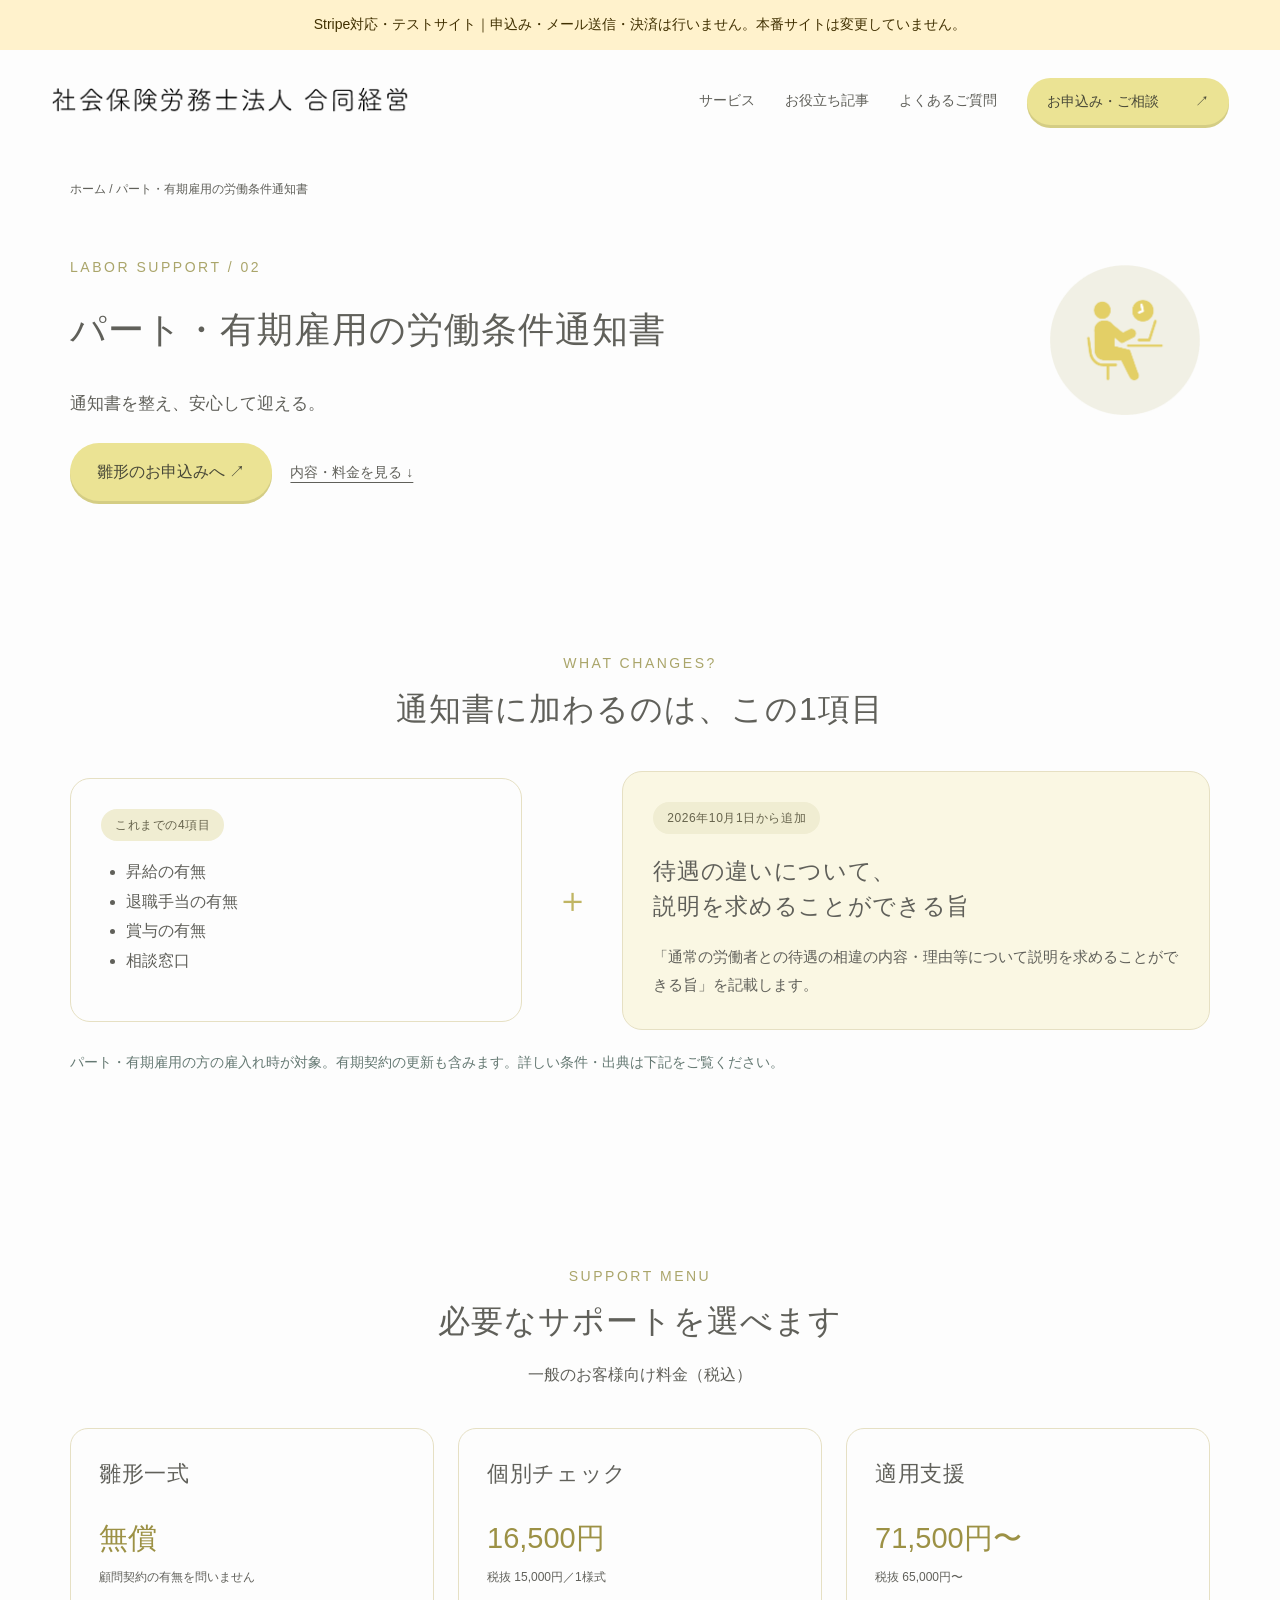
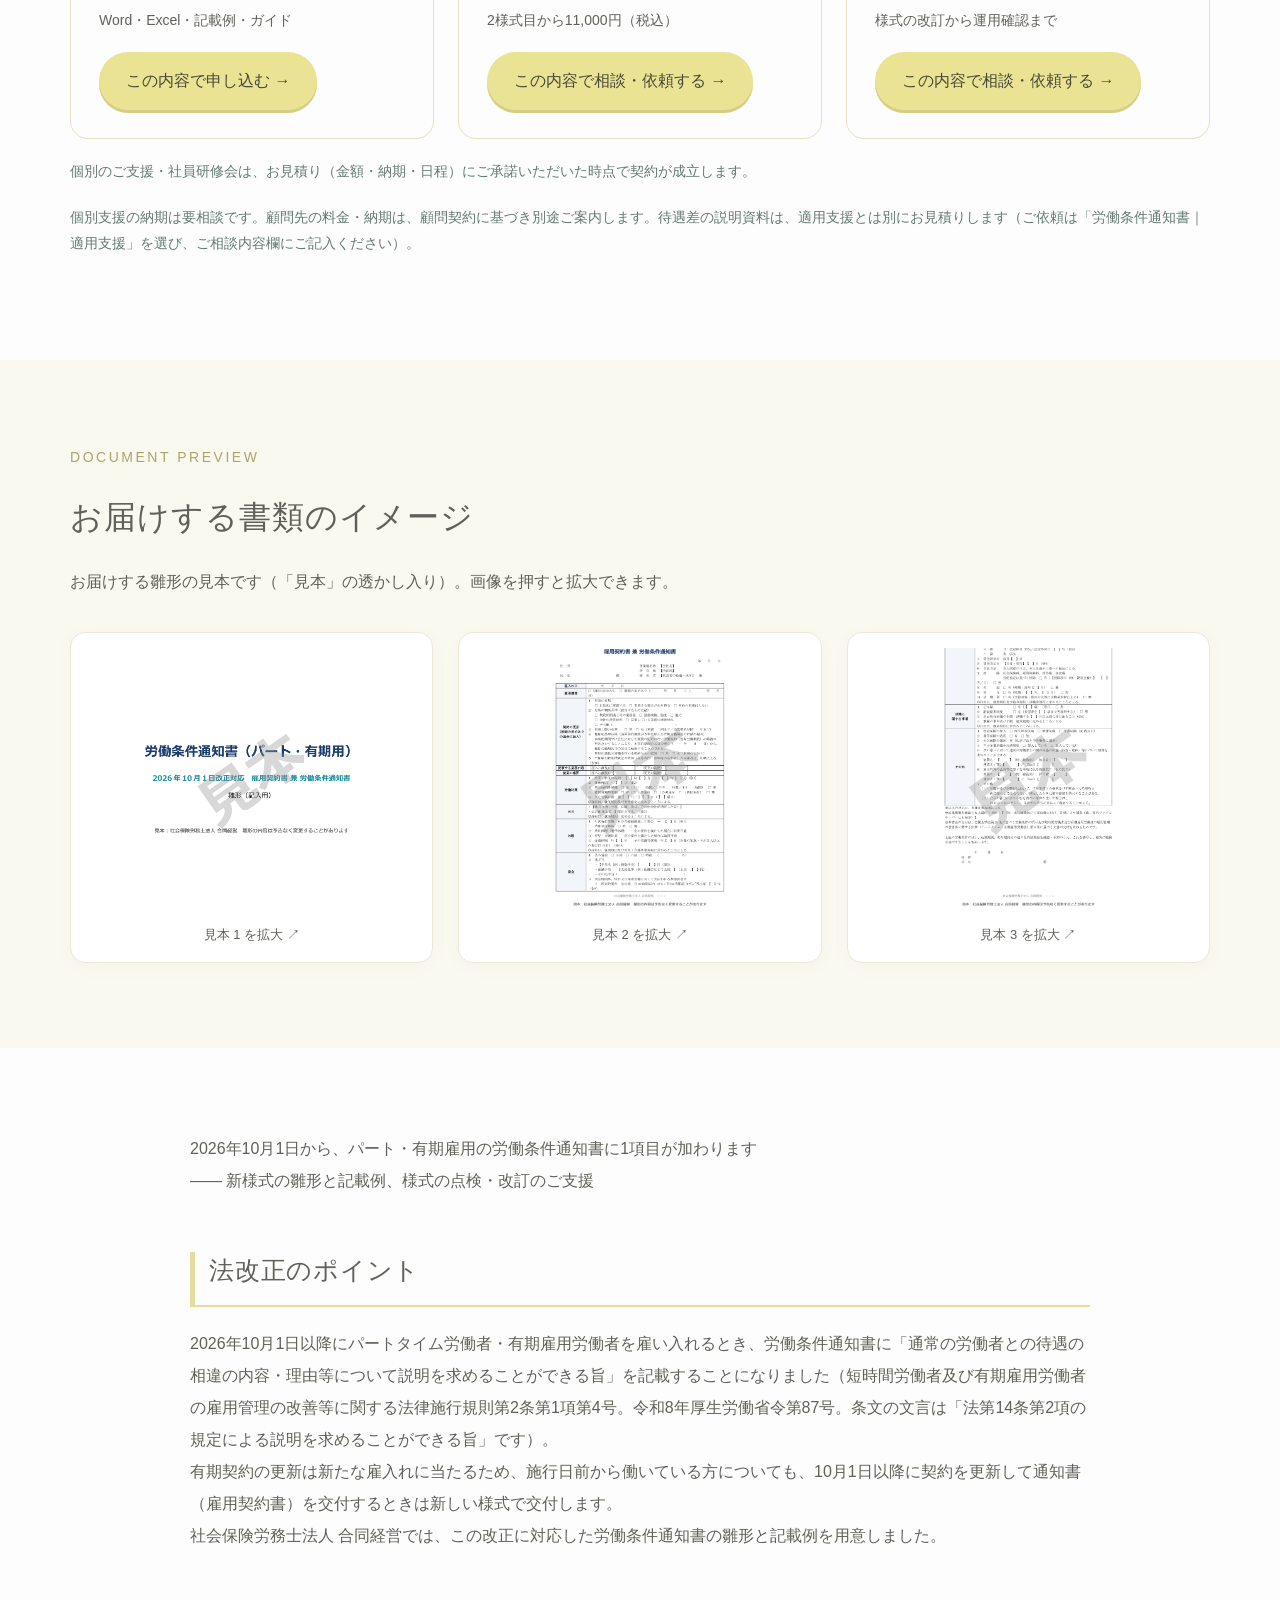
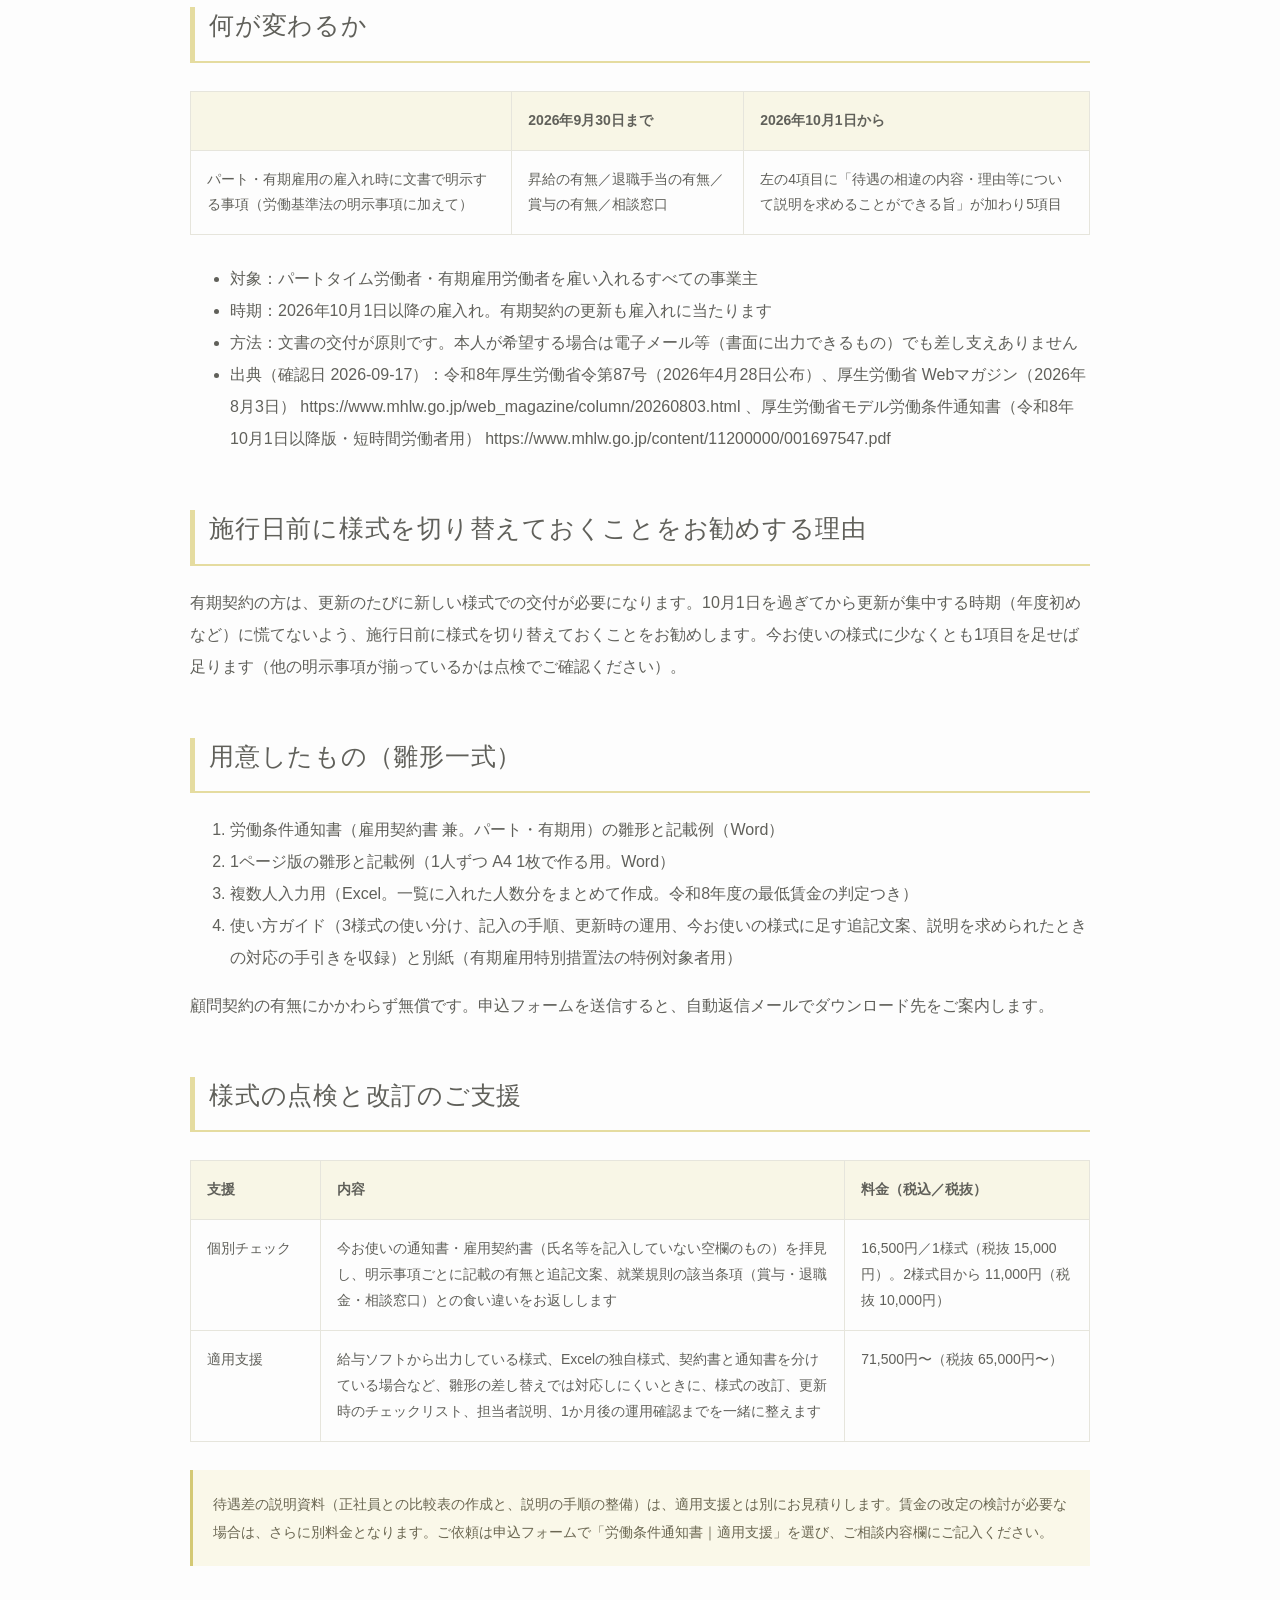
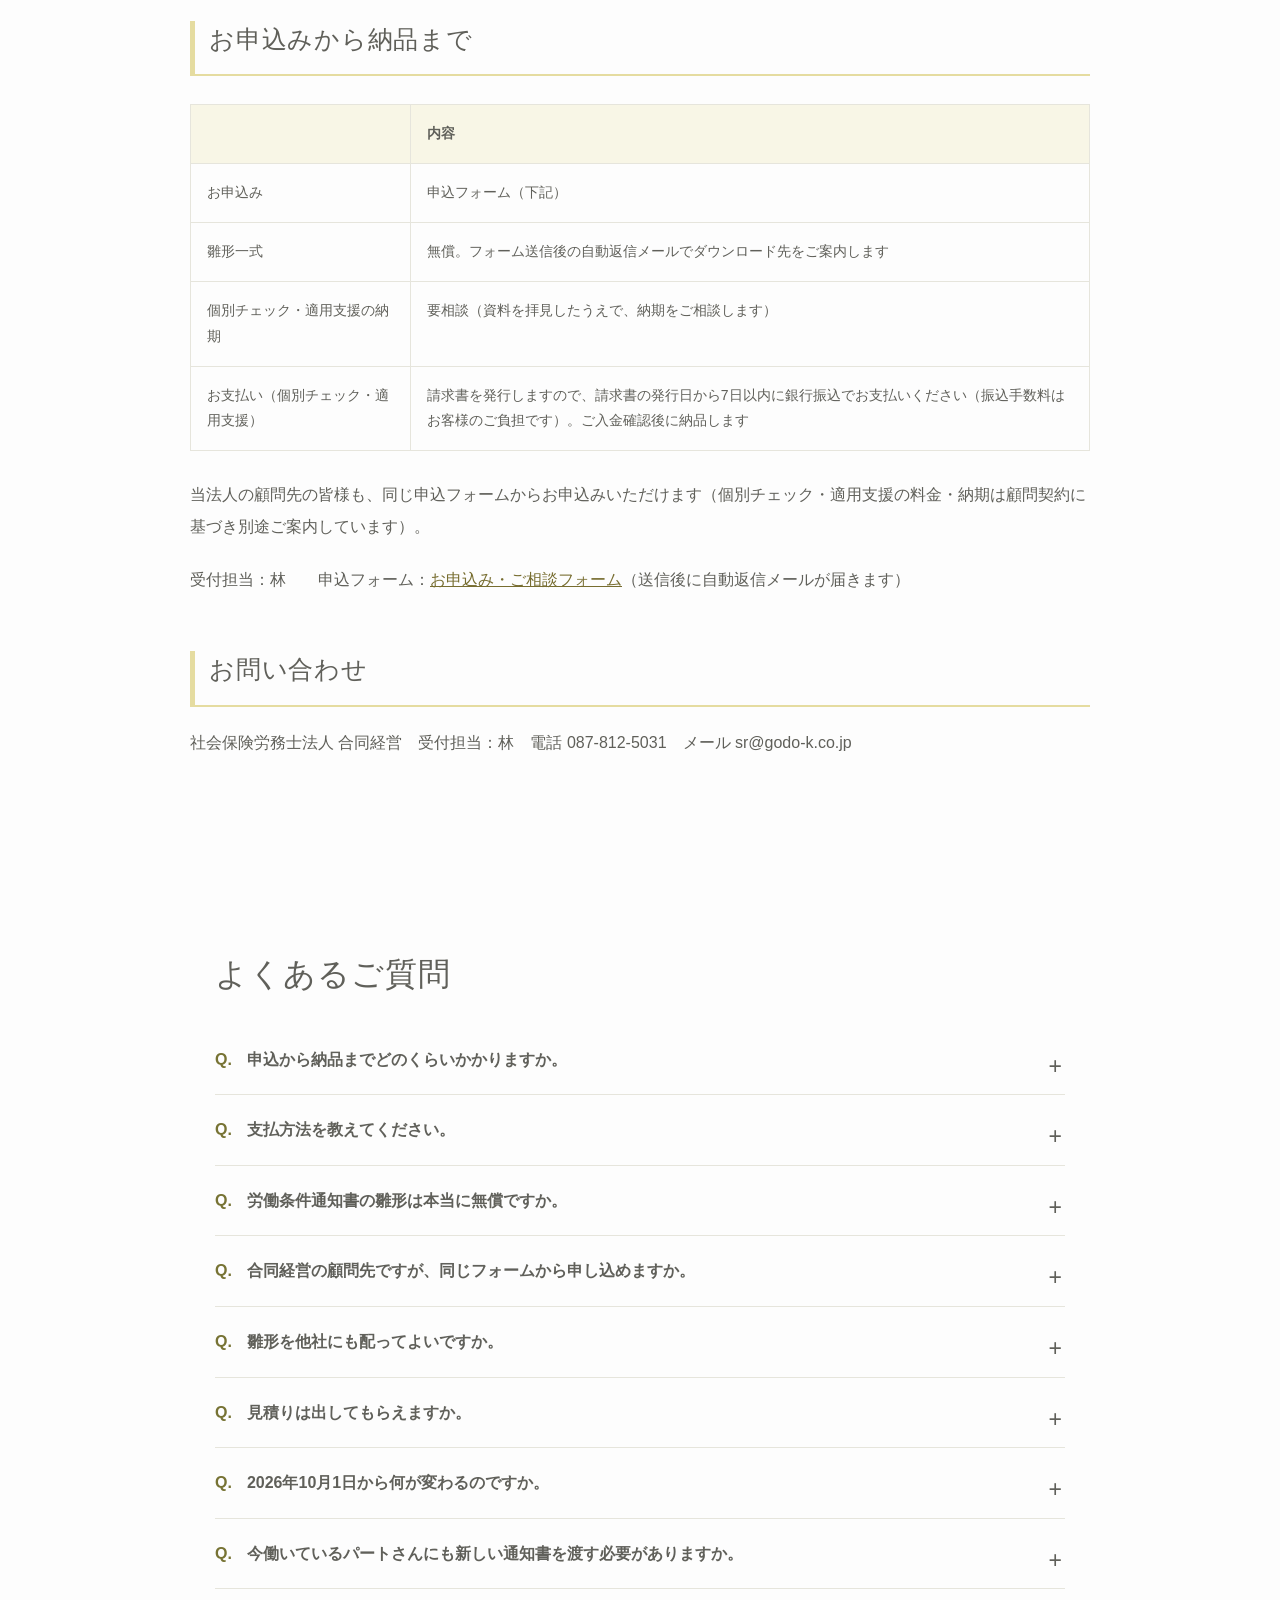
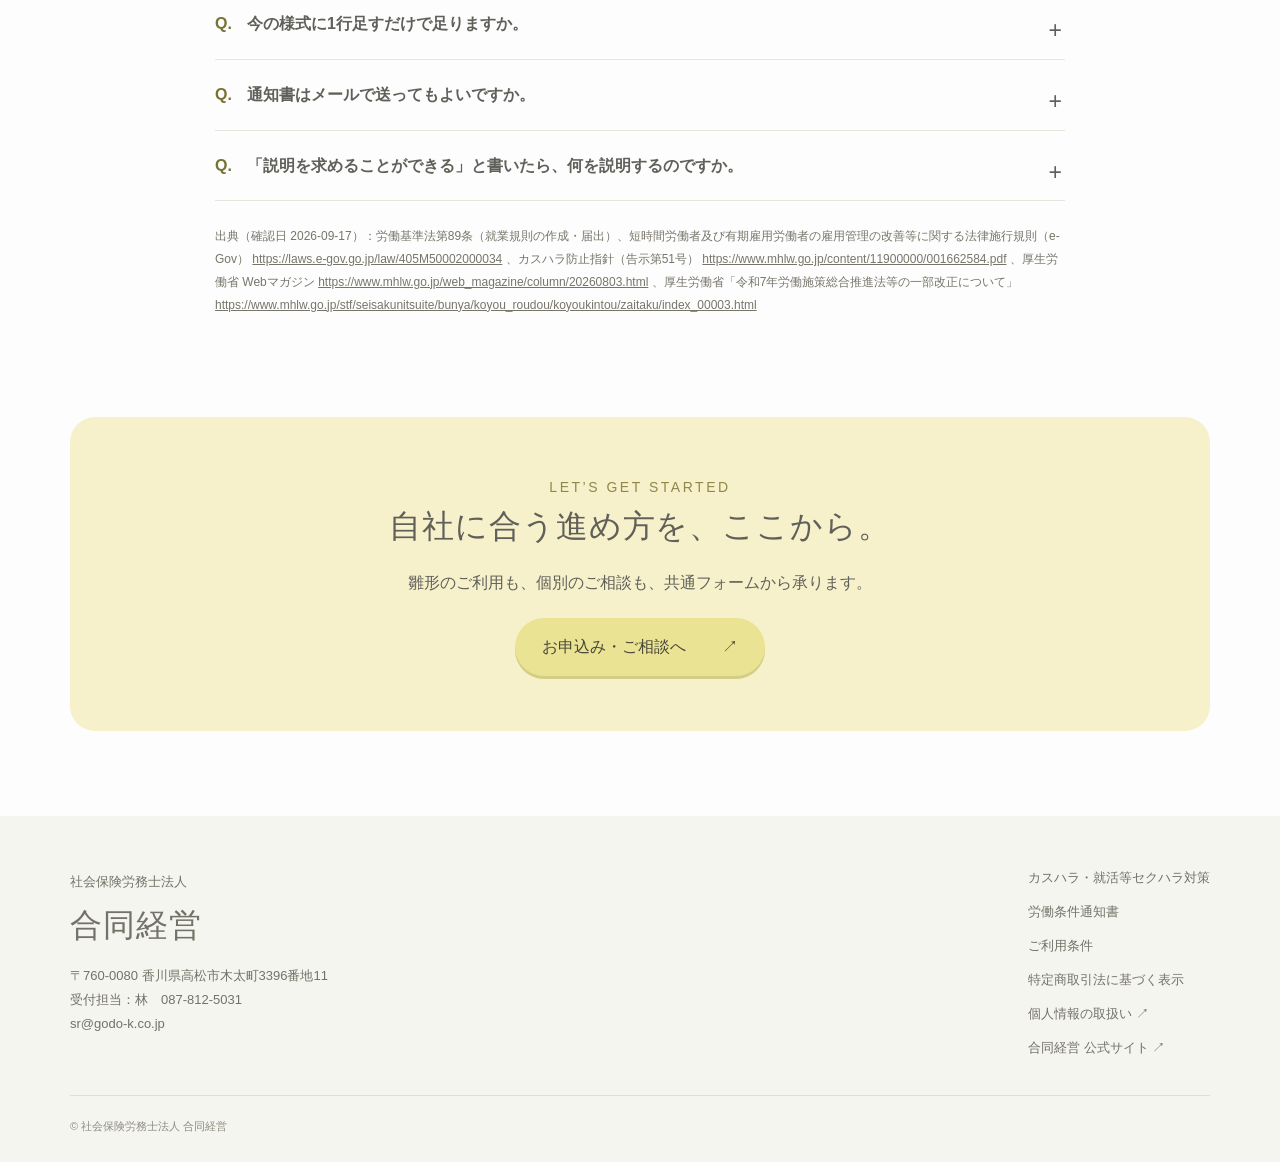
<file: notice.html>
<!DOCTYPE html>

<html lang="ja"><head><meta name="robots" content="noindex,nofollow"/><meta charset="utf-8"/><meta content="width=device-width,initial-scale=1" name="viewport"/><title>パート・有期雇用の労働条件通知書｜合同経営</title><meta content="雛形から個別チェック、運用支援まで。合同経営の労務整備サポート。" name="description"/><link href="favicon.svg" rel="icon"/><link href="style.css?v=20261005-stripe-preview" rel="stylesheet"/><script defer="" src="app.js?v=20261005-stripe-preview"></script></head><body><aside style="background:#fff2cc;color:#403000;text-align:center;padding:12px;font-size:14px">Stripe対応・テストサイト｜申込み・メール送信・決済は行いません。本番サイトは変更していません。</aside><header><a class="brand" href="index.html"><img alt="社会保険労務士法人 合同経営" src="official-logo.png"/></a><nav aria-label="メイン"><a href="index.html#services">サービス</a><a href="index.html#articles">お役立ち記事</a><a href="index.html#faq">よくあるご質問</a><a class="button small" href="apply.html">お申込み・ご相談 <span>↗</span></a></nav></header><main><div class="wrap breadcrumb"><a href="index.html">ホーム</a> / パート・有期雇用の労働条件通知書</div><section class="wrap subhero"><p class="eyebrow">LABOR SUPPORT / 02</p><h1>パート・有期雇用の労働条件通知書</h1><img alt="サービスのイメージ" class="subhero-illustration" src="rules.png"/><p class="lead">通知書を整え、安心して迎える。</p><a class="button" href="apply.html?product=n-template">雛形のお申込みへ ↗</a><a class="textlink" href="#detail">内容・料金を見る ↓</a></section><section class="wrap section visual-summary"><div class="center"><p class="eyebrow">WHAT CHANGES?</p><h2>通知書に加わるのは、この1項目</h2></div><div class="before-after"><div><span class="pill">これまでの4項目</span><ul><li>昇給の有無</li><li>退職手当の有無</li><li>賞与の有無</li><li>相談窓口</li></ul></div><span class="plus">＋</span><div class="highlight"><span class="pill">2026年10月1日から追加</span><h3>待遇の違いについて、<br/>説明を求めることができる旨</h3><p>「通常の労働者との待遇の相違の内容・理由等について説明を求めることができる旨」を記載します。</p></div></div><p class="muted">パート・有期雇用の方の雇入れ時が対象。有期契約の更新も含みます。詳しい条件・出典は下記をご覧ください。</p></section><section class="wrap section"><div class="center"><p class="eyebrow">SUPPORT MENU</p><h2>必要なサポートを選べます</h2><p>一般のお客様向け料金（税込）</p></div><div class="menu-grid"><div class="menu-card"><h3>雛形一式</h3><strong>無償</strong><small>顧問契約の有無を問いません</small><p>Word・Excel・記載例・ガイド</p><a class="button" href="apply.html?product=n-template">この内容で申し込む →</a></div><div class="menu-card"><h3>個別チェック</h3><strong>16,500円</strong><small>税抜 15,000円／1様式</small><p>2様式目から11,000円（税込）</p><a class="button" href="apply.html?product=n-check">この内容で相談・依頼する →</a></div><div class="menu-card"><h3>適用支援</h3><strong>71,500円〜</strong><small>税抜 65,000円〜</small><p>様式の改訂から運用確認まで</p><a class="button" href="apply.html?product=n-support">この内容で相談・依頼する →</a></div></div><p class="muted">個別のご支援・社員研修会は、お見積り（金額・納期・日程）にご承諾いただいた時点で契約が成立します。</p><p class="muted">個別支援の納期は要相談です。顧問先の料金・納期は、顧問契約に基づき別途ご案内します。待遇差の説明資料は、適用支援とは別にお見積りします（ご依頼は「労働条件通知書｜適用支援」を選び、ご相談内容欄にご記入ください）。</p></section><div class="soft"><section class="wrap section"><p class="eyebrow">DOCUMENT PREVIEW</p><h2>お届けする書類のイメージ</h2><p>お届けする雛形の見本です（「見本」の透かし入り）。画像を押すと拡大できます。</p><div class="gallery"><a href="sample-3.png" target="_blank"><img alt="パート・有期雇用の労働条件通知書 見本 1" loading="lazy" src="sample-3.png"/><span>見本 1 を拡大 ↗</span></a><a href="sample-4.png" target="_blank"><img alt="パート・有期雇用の労働条件通知書 見本 2" loading="lazy" src="sample-4.png"/><span>見本 2 を拡大 ↗</span></a><a href="sample-5.png" target="_blank"><img alt="パート・有期雇用の労働条件通知書 見本 3" loading="lazy" src="sample-5.png"/><span>見本 3 を拡大 ↗</span></a></div></section></div><article class="wrap prose section" id="detail"><p>2026年10月1日から、パート・有期雇用の労働条件通知書に1項目が加わります<br/>
―― 新様式の雛形と記載例、様式の点検・改訂のご支援</p>
<h2>法改正のポイント</h2>
<p>2026年10月1日以降にパートタイム労働者・有期雇用労働者を雇い入れるとき、労働条件通知書に「通常の労働者との待遇の相違の内容・理由等について説明を求めることができる旨」を記載することになりました（短時間労働者及び有期雇用労働者の雇用管理の改善等に関する法律施行規則第2条第1項第4号。令和8年厚生労働省令第87号。条文の文言は「法第14条第2項の規定による説明を求めることができる旨」です）。<br/>
有期契約の更新は新たな雇入れに当たるため、施行日前から働いている方についても、10月1日以降に契約を更新して通知書（雇用契約書）を交付するときは新しい様式で交付します。<br/>
社会保険労務士法人 合同経営では、この改正に対応した労働条件通知書の雛形と記載例を用意しました。</p>
<h2>何が変わるか</h2>
<table>
<thead>
<tr>
<th></th>
<th>2026年9月30日まで</th>
<th>2026年10月1日から</th>
</tr>
</thead>
<tbody>
<tr>
<td>パート・有期雇用の雇入れ時に文書で明示する事項（労働基準法の明示事項に加えて）</td>
<td>昇給の有無／退職手当の有無／賞与の有無／相談窓口</td>
<td>左の4項目に「待遇の相違の内容・理由等について説明を求めることができる旨」が加わり5項目</td>
</tr>
</tbody>
</table>
<ul>
<li>対象：パートタイム労働者・有期雇用労働者を雇い入れるすべての事業主</li>
<li>時期：2026年10月1日以降の雇入れ。有期契約の更新も雇入れに当たります</li>
<li>方法：文書の交付が原則です。本人が希望する場合は電子メール等（書面に出力できるもの）でも差し支えありません</li>
<li>出典（確認日 2026-09-17）：令和8年厚生労働省令第87号（2026年4月28日公布）、厚生労働省 Webマガジン（2026年8月3日） https://www.mhlw.go.jp/web_magazine/column/20260803.html 、厚生労働省モデル労働条件通知書（令和8年10月1日以降版・短時間労働者用） https://www.mhlw.go.jp/content/11200000/001697547.pdf</li>
</ul>
<h2>施行日前に様式を切り替えておくことをお勧めする理由</h2>
<p>有期契約の方は、更新のたびに新しい様式での交付が必要になります。10月1日を過ぎてから更新が集中する時期（年度初めなど）に慌てないよう、施行日前に様式を切り替えておくことをお勧めします。今お使いの様式に少なくとも1項目を足せば足ります（他の明示事項が揃っているかは点検でご確認ください）。</p>
<h2>用意したもの（雛形一式）</h2>
<ol>
<li>労働条件通知書（雇用契約書 兼。パート・有期用）の雛形と記載例（Word）</li>
<li>1ページ版の雛形と記載例（1人ずつ A4 1枚で作る用。Word）</li>
<li>複数人入力用（Excel。一覧に入れた人数分をまとめて作成。令和8年度の最低賃金の判定つき）</li>
<li>使い方ガイド（3様式の使い分け、記入の手順、更新時の運用、今お使いの様式に足す追記文案、説明を求められたときの対応の手引きを収録）と別紙（有期雇用特別措置法の特例対象者用）</li>
</ol>
<p>顧問契約の有無にかかわらず無償です。申込フォームを送信すると、自動返信メールでダウンロード先をご案内します。</p>
<h2>様式の点検と改訂のご支援</h2>
<table>
<thead>
<tr>
<th>支援</th>
<th>内容</th>
<th>料金（税込／税抜）</th>
</tr>
</thead>
<tbody>
<tr>
<td>個別チェック</td>
<td>今お使いの通知書・雇用契約書（氏名等を記入していない空欄のもの）を拝見し、明示事項ごとに記載の有無と追記文案、就業規則の該当条項（賞与・退職金・相談窓口）との食い違いをお返しします</td>
<td>16,500円／1様式（税抜 15,000円）。2様式目から 11,000円（税抜 10,000円）</td>
</tr>
<tr>
<td>適用支援</td>
<td>給与ソフトから出力している様式、Excelの独自様式、契約書と通知書を分けている場合など、雛形の差し替えでは対応しにくいときに、様式の改訂、更新時のチェックリスト、担当者説明、1か月後の運用確認までを一緒に整えます</td>
<td>71,500円〜（税抜 65,000円〜）</td>
</tr>
</tbody>
</table><p class="notice">待遇差の説明資料（正社員との比較表の作成と、説明の手順の整備）は、適用支援とは別にお見積りします。賃金の改定の検討が必要な場合は、さらに別料金となります。ご依頼は申込フォームで「労働条件通知書｜適用支援」を選び、ご相談内容欄にご記入ください。</p>
<h2>お申込みから納品まで</h2>
<table>
<thead>
<tr>
<th></th>
<th>内容</th>
</tr>
</thead>
<tbody>
<tr>
<td>お申込み</td>
<td>申込フォーム（下記）</td>
</tr>
<tr>
<td>雛形一式</td>
<td>無償。フォーム送信後の自動返信メールでダウンロード先をご案内します</td>
</tr>
<tr>
<td>個別チェック・適用支援の納期</td>
<td>要相談（資料を拝見したうえで、納期をご相談します）</td>
</tr>
<tr>
<td>お支払い（個別チェック・適用支援）</td>
<td>請求書を発行しますので、請求書の発行日から7日以内に銀行振込でお支払いください（振込手数料はお客様のご負担です）。ご入金確認後に納品します</td>
</tr>
</tbody>
</table>
<p>当法人の顧問先の皆様も、同じ申込フォームからお申込みいただけます（個別チェック・適用支援の料金・納期は顧問契約に基づき別途ご案内しています）。</p>
<p>受付担当：林　　申込フォーム：<a href="apply.html">お申込み・ご相談フォーム</a>（送信後に自動返信メールが届きます）</p>
<h2>お問い合わせ</h2>
<p>社会保険労務士法人 合同経営　受付担当：林　電話 087-812-5031　メール sr@godo-k.co.jp</p></article><section class="wrap narrow section"><h2>よくあるご質問</h2><details><summary>申込から納品までどのくらいかかりますか。</summary><p>カスハラ・就活等セクハラ対策の雛形一式は、カード決済の完了後2営業日以内（銀行振込の場合はご入金確認後3営業日以内）に、ZIP ファイルをメールに添付してお送りします（14ファイル、約1MB）。労働条件通知書の雛形（無償）は、フォーム送信後の自動返信メールでその場でご案内します。個別チェック＋適用支援（カスハラ対策）、個別チェック・適用支援（労働条件通知書）、社員研修会は、資料を拝見したうえで納期をご相談します。</p></details><details><summary>支払方法を教えてください。</summary><p>カスハラ・就活等セクハラ対策の雛形一式は、クレジットカード（お申込み後にご案内する決済ページで、お申込みから7日以内に。決済手数料はかかりません）、または銀行振込（請求書の発行日から7日以内）でお支払いいただけます。銀行振込をご希望の場合は、申込フォームの「ご相談内容・ご希望の時期」の欄に「銀行振込希望」とご記入ください。そのほかのメニューは、請求書を発行しますので、請求書の発行日から7日以内に銀行振込でお支払いください。振込手数料はお客様のご負担です。決済の完了またはご入金の確認後に納品します。</p></details><details><summary>労働条件通知書の雛形は本当に無償ですか。</summary><p>はい。顧問契約の有無にかかわらず無償です。フォームを送信すると、自動返信メールでダウンロード先をご案内します。カスハラ・就活等セクハラ対策の雛形一式は 22,000円（税込。税抜 20,000円）です。電子ファイルのため、お届けした後の返品・返金はお受けしていません（詳しくは「<a href="commerce.html">特定商取引法に基づく表示</a>」をご覧ください）。</p></details><details><summary>合同経営の顧問先ですが、同じフォームから申し込めますか。</summary><p>はい。フォームの「合同経営との契約」で「顧問契約あり」を選んでください。料金・納期は顧問契約に基づき別途ご案内しています。</p></details><details><summary>雛形を他社にも配ってよいですか。</summary><p>雛形は購入（提供を受けた）企業の自社利用に限ります。グループ会社・取引先への提供、再配布・転売はできません。詳しくは各雛形の「ご利用条件」をご覧ください。</p></details><details><summary>見積りは出してもらえますか。</summary><p>労働条件通知書の適用支援など「〜」の付いたメニュー、待遇差の説明資料、業種に合わせた大幅な書き換えは、資料を拝見したうえで作業量と金額をお示しします。ご承諾いただいた時点で契約が成立し、ご入金を確認してから作業を始めます。</p></details><details><summary>2026年10月1日から何が変わるのですか。</summary><p>パートタイム労働者・有期雇用労働者を雇い入れるときに文書で明示する事項に、「通常の労働者との待遇の相違の内容・理由等について説明を求めることができる旨」が加わります（短時間労働者及び有期雇用労働者の雇用管理の改善等に関する法律施行規則第2条第1項第4号。令和8年厚生労働省令第87号）。これまでの4項目（昇給・退職手当・賞与の有無、相談窓口）と合わせて5項目になります。</p></details><details><summary>今働いているパートさんにも新しい通知書を渡す必要がありますか。</summary><p>有期契約の更新は新たな雇入れに当たります。施行日前から働いている方についても、2026年10月1日以降に契約を更新して通知書を交付するときは、新しい様式で交付してください。更新のたびに必要になりますので、施行日前に様式を切り替えておくことをお勧めします。契約期間の定めのない方について、施行日前の雇入れ分を改めて交付することを求める規定は確認できていません。</p></details><details><summary>今の様式に1行足すだけで足りますか。</summary><p>相談窓口など他の明示事項が揃っていれば、「説明を求めることができる旨」を足すだけで足ります（申出先の部署・連絡先も併せて書くことが望ましいとされています）。使い方ガイドに追記文案を収録しています。他の明示事項が揃っているか、就業規則の賞与・退職金・相談窓口の定めと食い違っていないかがご不安な場合は、個別チェック（記載の有無の○×、追記文案、就業規則との食い違いをお返しします）をご利用ください。</p></details><details><summary>通知書はメールで送ってもよいですか。</summary><p>文書の交付が原則です。本人が希望した場合は、電子メール等（書面に出力できるもの）でも差し支えありません（同施行規則第2条第3項・第4項）。</p></details><details><summary>「説明を求めることができる」と書いたら、何を説明するのですか。</summary><p>通常の労働者（正社員など）との待遇の相違の内容と理由、および待遇を決めるにあたって考慮した事項です（パートタイム・有期雇用労働法第14条第2項）。資料を用いた口頭説明か、必要事項を記載した資料の交付で行います。使い方ガイドに対応の手引きを収録しています。</p></details><p class="faq-sources">出典（確認日 2026-09-17）：労働基準法第89条（就業規則の作成・届出）、短時間労働者及び有期雇用労働者の雇用管理の改善等に関する法律施行規則（e-Gov） <a href="https://laws.e-gov.go.jp/law/405M50002000034" rel="noopener" target="_blank">https://laws.e-gov.go.jp/law/405M50002000034</a> 、カスハラ防止指針（告示第51号） <a href="https://www.mhlw.go.jp/content/11900000/001662584.pdf" rel="noopener" target="_blank">https://www.mhlw.go.jp/content/11900000/001662584.pdf</a> 、厚生労働省 Webマガジン <a href="https://www.mhlw.go.jp/web_magazine/column/20260803.html" rel="noopener" target="_blank">https://www.mhlw.go.jp/web_magazine/column/20260803.html</a> 、厚生労働省「令和7年労働施策総合推進法等の一部改正について」 <a href="https://www.mhlw.go.jp/stf/seisakunitsuite/bunya/koyou_roudou/koyoukintou/zaitaku/index_00003.html" rel="noopener" target="_blank">https://www.mhlw.go.jp/stf/seisakunitsuite/bunya/koyou_roudou/koyoukintou/zaitaku/index_00003.html</a></p></section><section class="cta wrap"><span class="eyebrow">LET’S GET STARTED</span><h2>自社に合う進め方を、ここから。</h2><p>雛形のご利用も、個別のご相談も、共通フォームから承ります。</p><a class="button" href="apply.html">お申込み・ご相談へ <span>↗</span></a></section></main><footer><div class="wrap foot"><div><small>社会保険労務士法人</small><h2>合同経営</h2><p>〒760-0080 香川県高松市木太町3396番地11<br/>受付担当：林　087-812-5031<br/>sr@godo-k.co.jp</p></div><div><a href="harassment.html">カスハラ・就活等セクハラ対策</a><a href="notice.html">労働条件通知書</a><a href="terms.html">ご利用条件</a><a href="commerce.html">特定商取引法に基づく表示</a><a href="https://godo-sr.com/privacy-policy/" rel="noopener" target="_blank">個人情報の取扱い ↗</a><a href="https://godo-sr.com/" rel="noopener" target="_blank">合同経営 公式サイト ↗</a></div></div><div class="wrap copyright">© 社会保険労務士法人 合同経営</div></footer></body></html>
</file>
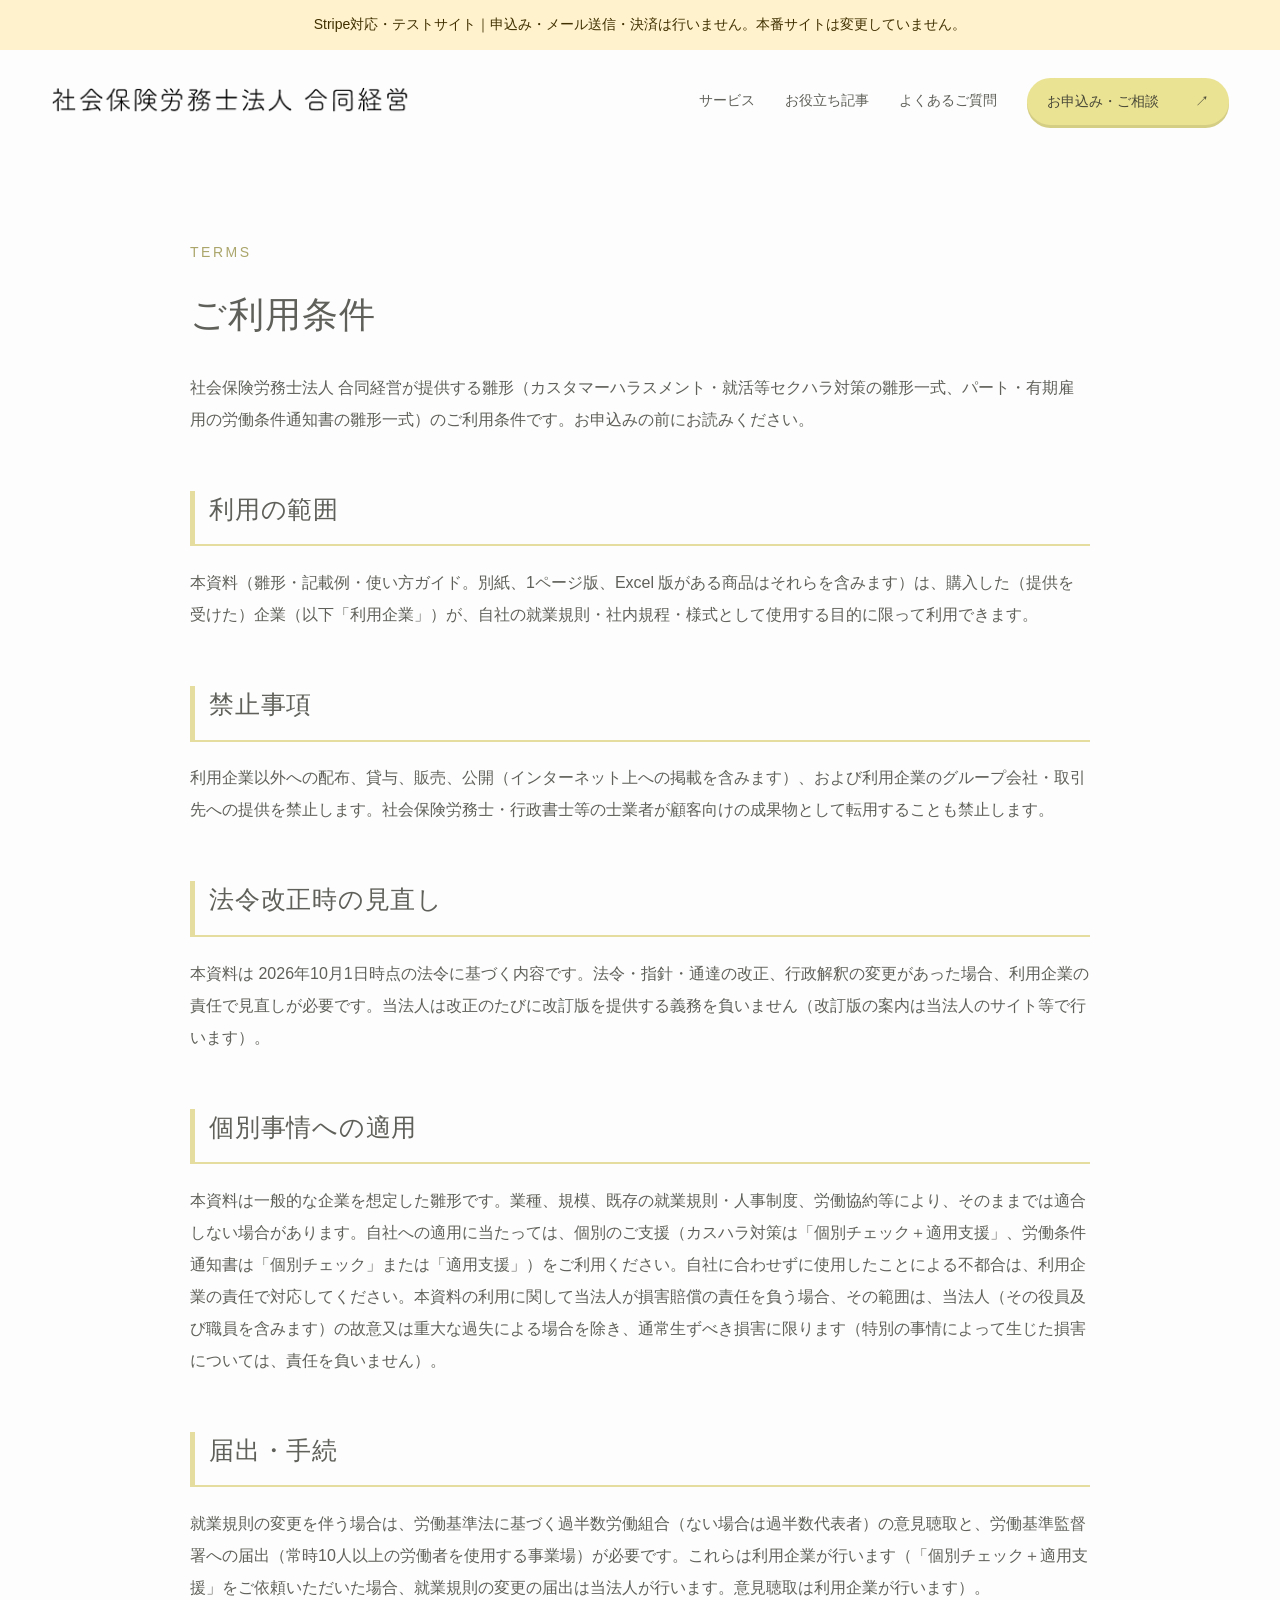
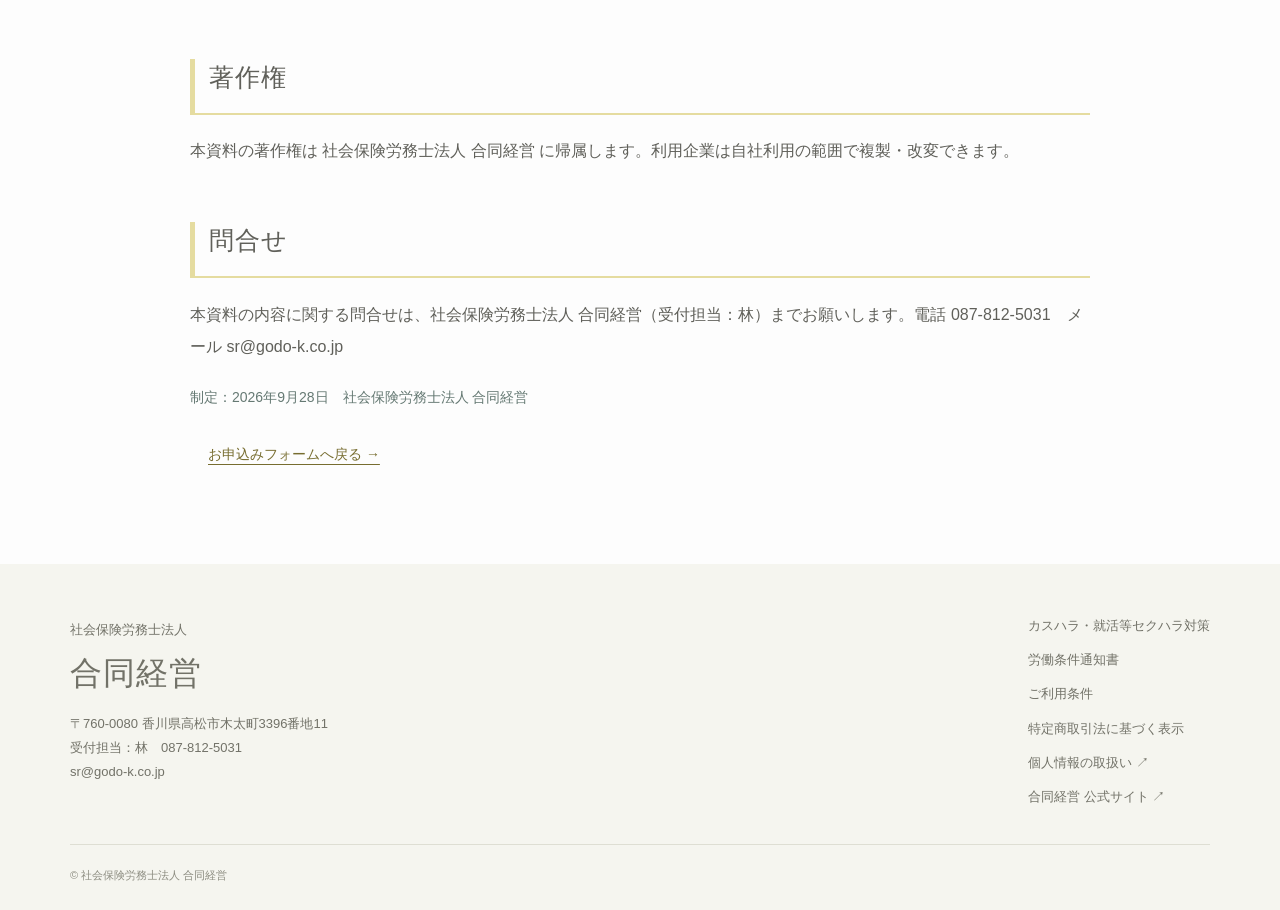
<file: terms.html>
<!DOCTYPE html>

<html lang="ja"><head><meta name="robots" content="noindex,nofollow"/><meta charset="utf-8"/><meta content="width=device-width,initial-scale=1" name="viewport"/><title>ご利用条件｜合同経営</title><meta content="雛形から個別チェック、運用支援まで。合同経営の労務整備サポート。" name="description"/><link href="favicon.svg" rel="icon"/><link href="style.css?v=20261005-stripe-preview" rel="stylesheet"/><script defer="" src="app.js?v=20261005-stripe-preview"></script></head><body><aside style="background:#fff2cc;color:#403000;text-align:center;padding:12px;font-size:14px">Stripe対応・テストサイト｜申込み・メール送信・決済は行いません。本番サイトは変更していません。</aside><header><a class="brand" href="index.html"><img alt="社会保険労務士法人 合同経営" src="official-logo.png"/></a><nav aria-label="メイン"><a href="index.html#services">サービス</a><a href="index.html#articles">お役立ち記事</a><a href="index.html#faq">よくあるご質問</a><a class="button small" href="apply.html">お申込み・ご相談 <span>↗</span></a></nav></header><main><article class="wrap narrow prose section"><p class="eyebrow">TERMS</p><h1>ご利用条件</h1><p>社会保険労務士法人 合同経営が提供する雛形（カスタマーハラスメント・就活等セクハラ対策の雛形一式、パート・有期雇用の労働条件通知書の雛形一式）のご利用条件です。お申込みの前にお読みください。</p><h2>利用の範囲</h2><p>本資料（雛形・記載例・使い方ガイド。別紙、1ページ版、Excel 版がある商品はそれらを含みます）は、購入した（提供を受けた）企業（以下「利用企業」）が、自社の就業規則・社内規程・様式として使用する目的に限って利用できます。</p><h2>禁止事項</h2><p>利用企業以外への配布、貸与、販売、公開（インターネット上への掲載を含みます）、および利用企業のグループ会社・取引先への提供を禁止します。社会保険労務士・行政書士等の士業者が顧客向けの成果物として転用することも禁止します。</p><h2>法令改正時の見直し</h2><p>本資料は 2026年10月1日時点の法令に基づく内容です。法令・指針・通達の改正、行政解釈の変更があった場合、利用企業の責任で見直しが必要です。当法人は改正のたびに改訂版を提供する義務を負いません（改訂版の案内は当法人のサイト等で行います）。</p><h2>個別事情への適用</h2><p>本資料は一般的な企業を想定した雛形です。業種、規模、既存の就業規則・人事制度、労働協約等により、そのままでは適合しない場合があります。自社への適用に当たっては、個別のご支援（カスハラ対策は「個別チェック＋適用支援」、労働条件通知書は「個別チェック」または「適用支援」）をご利用ください。自社に合わせずに使用したことによる不都合は、利用企業の責任で対応してください。本資料の利用に関して当法人が損害賠償の責任を負う場合、その範囲は、当法人（その役員及び職員を含みます）の故意又は重大な過失による場合を除き、通常生ずべき損害に限ります（特別の事情によって生じた損害については、責任を負いません）。</p><h2>届出・手続</h2><p>就業規則の変更を伴う場合は、労働基準法に基づく過半数労働組合（ない場合は過半数代表者）の意見聴取と、労働基準監督署への届出（常時10人以上の労働者を使用する事業場）が必要です。これらは利用企業が行います（「個別チェック＋適用支援」をご依頼いただいた場合、就業規則の変更の届出は当法人が行います。意見聴取は利用企業が行います）。</p><h2>著作権</h2><p>本資料の著作権は 社会保険労務士法人 合同経営 に帰属します。利用企業は自社利用の範囲で複製・改変できます。</p><h2>問合せ</h2><p>本資料の内容に関する問合せは、社会保険労務士法人 合同経営（受付担当：林）までお願いします。電話 087-812-5031　メール sr@godo-k.co.jp</p><p class="muted">制定：2026年9月28日　社会保険労務士法人 合同経営</p><a class="textlink" href="apply.html">お申込みフォームへ戻る →</a></article></main><footer><div class="wrap foot"><div><small>社会保険労務士法人</small><h2>合同経営</h2><p>〒760-0080 香川県高松市木太町3396番地11<br/>受付担当：林　087-812-5031<br/>sr@godo-k.co.jp</p></div><div><a href="harassment.html">カスハラ・就活等セクハラ対策</a><a href="notice.html">労働条件通知書</a><a href="terms.html">ご利用条件</a><a href="commerce.html">特定商取引法に基づく表示</a><a href="https://godo-sr.com/privacy-policy/" rel="noopener" target="_blank">個人情報の取扱い ↗</a><a href="https://godo-sr.com/" rel="noopener" target="_blank">合同経営 公式サイト ↗</a></div></div><div class="wrap copyright">© 社会保険労務士法人 合同経営</div></footer></body></html>
</file>
<file: style.css>
:root{--ink:#193c43;--teal:#08796e;--mint:#e3f0e9;--paper:#f8f8f2;--line:#d7dfd9}*{box-sizing:border-box}html{scroll-behavior:smooth;scroll-padding-top:110px}body{margin:0;background:var(--paper);color:var(--ink);font:16px/1.85 -apple-system,BlinkMacSystemFont,'Hiragino Kaku Gothic ProN','Yu Gothic',sans-serif}a{color:inherit;text-decoration:none}a,button,input,select,textarea{ -webkit-tap-highlight-color:transparent}a:focus-visible,button:focus-visible,input:focus-visible,select:focus-visible,textarea:focus-visible,summary:focus-visible{outline:3px solid #d99437;outline-offset:5px}button{font:inherit;cursor:pointer}img{max-width:100%;display:block}h1,h2,h3,p{margin-top:0}h1,h2,h3{line-height:1.5;letter-spacing:.03em}h1{font-size:clamp(32px,4.3vw,60px);font-weight:600}h2{font-size:32px;font-weight:600}h3{font-size:23px;font-weight:600}p{margin-bottom:1.3em}.wrap{width:min(1140px,calc(100% - 64px));margin:auto}.narrow{max-width:850px}.preview{background:var(--ink);color:#fff;text-align:center;font-size:12px;padding:5px 20px;letter-spacing:.1em}.preview span{opacity:.7;margin-left:24px}header{display:flex;align-items:center;justify-content:space-between;padding:20px 4%;border-bottom:1px solid var(--line);gap:25px;background:var(--paper)}.brand{display:flex;align-items:center;gap:12px;flex-shrink:0}.brandmark{display:grid;place-items:center;background:var(--teal);color:white;width:48px;height:48px;font-size:27px;border-radius:50% 50% 0 50%;font-family:serif}.brand small{display:block;font-size:10px;letter-spacing:.12em}.brand strong{display:block;font-size:24px;line-height:1.2;letter-spacing:.18em}nav{display:flex;align-items:center;gap:30px;font-size:14px}nav>a:hover,.textlink:hover{color:var(--teal)}.button{display:inline-flex;justify-content:space-between;align-items:center;gap:36px;background:var(--teal);color:white;border:0;padding:17px 27px;border-radius:4px;font-weight:600;line-height:1.5;transition:background .2s,transform .2s}.button:hover{background:#065c54;transform:translateY(-2px);color:white}.button.small{font-size:14px;padding:13px 20px}.eyebrow{font-size:12px;letter-spacing:.18em;font-weight:700;color:var(--teal);margin-bottom:22px}.hero{display:grid;grid-template-columns:1fr 1fr;gap:32px;padding-top:64px;padding-bottom:65px;align-items:center}.tag,.pill{display:inline-block;border:1px solid #9aafa3;padding:3px 13px;font-size:12px;letter-spacing:.05em;border-radius:2px}.hero h1{margin:23px 0;font-family:'Yu Mincho','Hiragino Mincho ProN',serif;line-height:1.5;letter-spacing:.07em}.hero em{font-style:normal;color:var(--teal)}.lead{font-size:17px;line-height:2}.hero-art{position:relative;height:540px;border-radius:180px 180px 8px 8px;background:#dce9df;overflow:hidden;background-image:radial-gradient(#aabeb34a 1px,transparent 1px);background-size:15px 15px}.art-label{position:absolute;top:36px;left:40px;font-size:10px;letter-spacing:.16em}.paper{position:absolute;background:#fff;padding:16px;box-shadow:0 15px 35px #163e4226;width:250px;height:335px;overflow:hidden;border:1px solid #d7ded6}.paper span{display:block;font-size:10px;margin-bottom:8px;color:#4d6662}.paper-back{right:15px;top:100px;transform:rotate(11deg)}.paper-front{left:27px;top:138px;transform:rotate(-9deg)}.paper img{width:100%}.art-note{position:absolute;bottom:25px;right:24px;background:var(--ink);color:#fff;padding:18px 24px;border-radius:3px;font-size:17px;transform:rotate(3deg)}.trust{border-top:1px solid var(--line);border-bottom:1px solid var(--line);padding:21px 0;font-size:14px;text-align:center;letter-spacing:.08em}.trust span{margin:0 45px;color:#b0bcb2}.section{padding-top:85px;padding-bottom:85px}.section-head{display:flex;justify-content:space-between;align-items:flex-end;margin-bottom:35px;gap:25px}.section-head h2{margin-bottom:0}.section-head p:last-child{margin:0}.service-grid,.article-grid{display:grid;grid-template-columns:1fr 1fr;gap:28px}.service-card{position:relative;padding:40px;background:#eceee5;border:1px solid transparent;border-radius:5px;transition:transform .2s,border .2s}.service-card:hover{transform:translateY(-5px);border-color:var(--teal)}.num{position:absolute;top:20px;right:30px;font-size:64px;line-height:1;color:#1c665c23;font-family:Georgia,serif}.mint{background:var(--mint)!important}.service-card h3{font-size:30px;margin:25px 0 18px}.service-card p{color:#4d6260}.service-bottom{border-top:1px solid #b8c9be;padding-top:25px;display:flex;justify-content:space-between;align-items:center;gap:20px}.service-bottom b{font-size:27px;font-weight:500}.service-bottom small{display:block;font-size:12px}.round{display:grid;place-items:center;width:44px;height:44px;background:white;border-radius:50%;font-size:23px}.muted{font-size:14px;color:#657973;margin-top:20px}.soft{background:#edf1e9}.steps{display:grid;grid-template-columns:repeat(3,1fr);gap:40px;margin-top:48px}.steps>div{border-top:1px solid #a6bdb0;padding-top:18px}.steps b{color:var(--teal);font:36px Georgia,serif}.steps h3{margin:14px 0;font-size:21px}.steps p{color:#566d64}.editorial{height:220px;padding:27px 32px;position:relative;background:#e9e9dd;border-radius:4px}.editorial strong{font-family:'Yu Mincho',serif;font-size:34px;display:block;line-height:1.55;margin-top:15px}.editorial small{font-size:12px}.editorial>span{position:absolute;right:25px;bottom:20px;font:26px Georgia;color:var(--teal)}.article-card h3{font-size:20px;margin:20px 0 10px}.article-card p{font-size:14px;color:#536f65}.article-card:hover h3{color:var(--teal)}details{border-bottom:1px solid var(--line);padding:20px 0}summary{cursor:pointer;list-style:none;font-size:16px;padding-right:35px;position:relative;font-weight:600}summary:before{content:'Q.';color:var(--teal);padding-right:15px}summary:after{content:'+';position:absolute;right:3px;font-size:23px;font-weight:400}details[open] summary:after{content:'−'}details p{margin:20px 25px 5px;color:#4b635b}.cta{padding:55px 50px;text-align:center;background:var(--mint);margin-bottom:85px;border-radius:5px}.cta h2{margin-bottom:18px}footer{background:var(--ink);color:#f0f4ef;padding:50px 0 25px}.foot{display:flex;justify-content:space-between;gap:30px}.foot h2{margin:5px 0 15px}.foot p,.foot small,.foot a{font-size:13px}.foot a{display:block;margin-bottom:10px}.copyright{font-size:11px;border-top:1px solid #ffffff30;padding-top:20px;margin-top:25px;color:#b4c9c0}.breadcrumb{font-size:12px;padding-top:25px}.subhero{padding:55px 0 65px}.subhero h1{max-width:950px;font-size:42px}.textlink{display:inline-block;text-decoration:underline;text-underline-offset:5px;font-size:14px;margin:12px 18px}.gallery{display:grid;grid-template-columns:repeat(3,1fr);gap:25px;margin-top:35px}.gallery a{background:white;padding:15px;border:1px solid var(--line);border-radius:4px;display:flex;flex-direction:column;justify-content:space-between}.gallery img{height:260px;object-fit:contain;margin:auto}.gallery span{display:block;text-align:center;font-size:13px;padding-top:15px}.prose{max-width:900px;overflow-wrap:anywhere}.prose h1{font-size:36px}.prose h2{font-size:25px;border-bottom:1px solid var(--line);padding-bottom:16px;margin-top:55px}.prose h3{font-size:22px;margin-top:40px}.prose p,.prose li{line-height:2}.prose table{width:100%;border-collapse:collapse;margin:28px 0;font-size:14px;display:block;overflow:auto}.prose th,.prose td{border:1px solid var(--line);padding:16px;min-width:130px;vertical-align:top}.prose th{background:var(--mint);text-align:left}.prose a{color:var(--teal);text-decoration:underline}.prose blockquote{background:var(--mint);border-left:3px solid var(--teal);padding:25px;margin:30px 0}.prose hr{border:0;border-top:1px solid var(--line);margin:45px 0}.notice{background:#e5eee7;border-left:3px solid var(--teal);padding:20px;font-size:14px;margin:24px 0}fieldset{border:0;border-top:1px solid var(--line);padding:30px 0;margin-top:30px;min-width:0}legend{font-size:22px;font-weight:600;padding-right:18px}form small{font-size:11px;background:#e3ece5;padding:2px 5px;color:#526c60;margin-left:5px}form .choice{display:flex;gap:10px;align-items:baseline;padding:12px 0;font-size:15px}input[type=radio],input[type=checkbox]{accent-color:var(--teal);width:18px;height:18px;flex-shrink:0}input:not([type=radio]):not([type=checkbox]),textarea,select{font:inherit;width:100%;padding:12px;border:1px solid #abbfb0;border-radius:3px;background:white;color:var(--ink);margin-top:8px}.field{display:block;margin:16px 0;font-size:15px}.form-grid{display:grid;grid-template-columns:1fr 1fr;gap:0 24px}.inline{margin-right:14px;white-space:nowrap}.result-grid{display:grid;grid-template-columns:160px 1fr;border-top:1px solid var(--line)}.result-grid dt,.result-grid dd{padding:12px;margin:0;border-bottom:1px solid var(--line);overflow-wrap:anywhere}.result-grid dt{font-size:14px;color:#537063}.reply{white-space:pre-wrap;background:white;padding:25px;border:1px solid var(--line);font-size:14px}.secondary{background:white;color:var(--teal);border:1px solid var(--teal)}[hidden]{display:none!important}@media(max-width:850px){nav{gap:15px}nav>a:not(.button){display:none}.hero{gap:20px}.hero-art{height:440px}.paper{width:200px;height:285px}.paper-front{left:10px}.paper-back{right:5px}.art-note{font-size:14px}.trust span{margin:0 12px}.service-card{padding:28px}.service-card h3{font-size:25px}.num{font-size:50px}.section-head{align-items:flex-start}.gallery img{height:200px}}@media(max-width:600px){.wrap{width:calc(100% - 36px)}.preview{font-size:10px}.preview span{display:none}header{padding:17px 18px;gap:10px}.brandmark{width:38px;height:38px;font-size:22px}.brand strong{font-size:21px}.brand small{font-size:9px}.button.small{font-size:12px;padding:11px;gap:8px}.hero{grid-template-columns:1fr;padding-top:38px;padding-bottom:30px}.hero h1{font-size:42px}.hero-art{height:390px;max-width:440px;width:100%;margin:14px auto 0}.paper{width:205px;height:270px}.paper-front{top:85px;left:25px}.paper-back{top:50px;right:25px}.art-label{top:20px;left:32px}.art-note{bottom:20px;right:16px}.trust{font-size:11px;letter-spacing:0}.trust span{margin:0 3px}.section{padding-top:55px;padding-bottom:55px}h2{font-size:26px}.section-head{display:block}.section-head>p,.section-head>span{display:block;margin-top:20px!important}.service-grid,.article-grid,.steps{grid-template-columns:1fr;gap:22px}.service-card{padding:28px}.service-card h3{font-size:29px}.steps{gap:24px}.steps p{margin-bottom:0}.cta{padding:35px 20px;margin-bottom:50px}.cta h2{font-size:24px}.foot{display:block}.foot>div+div{margin-top:30px}.subhero{padding:35px 0 40px}.subhero h1,.prose h1{font-size:29px}.gallery{gap:10px}.gallery a{padding:6px}.gallery img{height:130px}.gallery span{font-size:10px}.form-grid{grid-template-columns:1fr}.result-grid{grid-template-columns:1fr}.result-grid dt{padding-bottom:0;border:0}.prose blockquote{padding:16px}.prose table{font-size:13px}.button{max-width:100%;font-size:14px}.eyebrow{font-size:10px}legend{font-size:20px}}
/* Official-site tone: white, soft yellow, rounded typography, warm photography. */
:root{--ink:#565650;--teal:#777334;--mint:#f8f6e6;--paper:#fdfdfd;--line:#e6e5dc;--yellow:#ebe394}body{font-family:'Hiragino Maru Gothic ProN','Yu Gothic',sans-serif;color:#60605a}h1,h2,h3{font-weight:500}.preview{background:#efeee6;color:#67675e}header{padding:28px 4%;border-bottom:0}.brand img{width:min(360px,30vw);height:auto}.button{background:var(--yellow);color:#494938;border-radius:40px;box-shadow:0 3px 0 #d4cd84;font-weight:500}.button:hover{background:#e0d775;color:#393a30}.button.secondary{background:#fff}.eyebrow{color:#aaa56a;font-size:14px;font-weight:500;letter-spacing:.18em}.hero{padding-top:38px;padding-bottom:70px;gap:60px}.hero h1{font-family:inherit;font-weight:500;font-size:clamp(34px,3.6vw,51px);letter-spacing:.06em;line-height:1.7}.hero em{color:#686650;background:linear-gradient(transparent 65%,#f0e8a4 65%)}.tag,.pill{border:0;background:#f0edd2;color:#66634c;border-radius:20px;padding:5px 14px}.hero-visual{height:520px;position:relative;min-width:0}.office-photo{height:440px;width:100%;object-fit:cover;border-radius:80px 12px 80px 12px}.hero-message{position:absolute;right:-10px;bottom:10px;display:flex;align-items:center;gap:18px;background:#fffdf4;border-radius:18px;box-shadow:0 5px 25px #4a412013;padding:20px 25px}.hero-message img{width:95px;height:95px;object-fit:contain}.hero-message p{margin:0;font-size:17px}.hero-message strong{font-size:22px;font-weight:500}.photo-caption{position:absolute;top:405px;left:20px;color:white;font-size:11px;text-shadow:0 1px 3px #333}.trust{background:#faf9ef;border:0;color:#89866f}.section-head .eyebrow,.center .eyebrow{margin-bottom:8px}.center{text-align:center;margin-bottom:38px}.center h2{margin-bottom:15px}.service-card,.service-card.mint{background:#fff!important;border:1px solid #eeece0;border-radius:20px;box-shadow:0 5px 20px #57503408;padding:36px}.service-card:hover{border-color:#d1c878}.service-card .num{color:#ded9af;font-size:46px}.service-card h3{font-weight:500;font-size:27px}.service-illustration{width:110px;height:110px;object-fit:contain;margin-bottom:20px}.service-bottom{border-color:#e9e4c8}.service-bottom b{color:#a09840}.round{background:#f2edc4}.soft{background:#faf9f0}.steps{text-align:center;gap:32px}.steps>div{background:white;border:0;border-radius:18px;padding:25px}.steps b{color:#c2b765;font-family:inherit;font-size:25px}.step-image{width:110px;height:110px;object-fit:contain;margin:0 auto 10px}.steps h3{font-size:20px}.steps p{font-size:15px}.editorial,.editorial.mint{background:#f5f1d6!important;border-radius:20px}.editorial strong{font-family:inherit;font-weight:500}.editorial>span{color:#a59c56}.cta{background:#f6f1cb;border-radius:25px}.cta .eyebrow{color:#91874a}footer{background:#f5f5ef;color:#727268}.copyright{color:#8c8c80;border-color:#deded3}.prose a{color:#776d30}.prose h2{border-bottom:2px solid #e5dca0;padding-left:14px;border-left:5px solid #e5dca0}.prose blockquote,.notice{background:#faf8e9;border-color:#d4c974}.subhero{position:relative;padding-right:180px}.subhero h1{font-size:36px}.subhero-illustration{position:absolute;right:10px;top:65px;width:150px}.gallery a{border-radius:15px;border-color:#ebe8d8;box-shadow:0 4px 18px #65605009}.choice-map{display:grid;grid-template-columns:repeat(3,1fr);gap:24px}.choice-map a{border:1px solid #e3dfc5;border-radius:16px;display:flex;flex-direction:column;text-align:center;padding:27px 20px;background:white}.choice-map span{font-size:15px;border-bottom:1px dashed #d9d1a0;padding-bottom:17px;margin-bottom:18px}.choice-map b{font-weight:500;font-size:19px}.choice-map small{color:#918333;margin-top:16px}.choice-map a:hover{background:#fffbee}.flow-section{border-top:1px solid var(--line)}.flow-row{display:grid;grid-template-columns:245px 1fr;border:1px solid #e8e4d1;border-radius:18px;margin:22px 0;overflow:hidden}.flow-title{background:#f7f4df;padding:25px}.flow-title h3{font-size:21px;margin:8px 0 12px}.flow-title>small{font-size:12px}.flow-row ol{list-style:none;display:grid;grid-template-columns:repeat(3,1fr);padding:25px;gap:25px;margin:0;align-items:center}.flow-row li{position:relative;text-align:center}.flow-row li:not(:last-child):after{content:'›';position:absolute;right:-19px;top:29px;font-size:29px;color:#b6aa55}.flow-row li>span{display:grid;place-items:center;margin:0 auto 9px;width:34px;height:34px;border-radius:50%;background:#f4efcd;color:#9a8f48;font-size:13px}.flow-row b{display:block;font-weight:500;font-size:15px}.flow-row li small{display:block;font-size:12px;color:#8b7e46}.before-after{display:grid;grid-template-columns:1fr 60px 1.3fr;gap:20px;align-items:center}.before-after>div{border:1px solid #e6e0c3;border-radius:20px;padding:30px}.before-after .highlight{background:#faf7e3}.before-after h3{margin:20px 0;font-size:23px}.before-after p{font-size:15px;margin:0}.before-after ul{padding-left:25px}.plus{text-align:center;font-size:35px;color:#c0b563}.support-map{display:grid;grid-template-columns:repeat(3,1fr);gap:30px;text-align:center}.support-map>div{padding:25px;background:#faf8eb;border-radius:20px;position:relative}.support-map>div:not(:last-child):after{content:'→';position:absolute;right:-25px;top:50%;color:#b0a55f}.support-map img{width:115px;height:115px;object-fit:contain;margin:0 auto 15px}.support-map span{display:block;color:#a59b51;font-size:12px}.support-map h3{font-size:21px;margin:10px 0}.support-map p{font-size:15px;margin:0}.menu-grid{display:grid;grid-template-columns:repeat(2,1fr);gap:24px}.menu-card{border:1px solid #e6e0c4;border-radius:18px;padding:28px;display:flex;flex-direction:column}.menu-card h3{font-size:22px}.menu-card strong{font-size:29px;color:#9c9145;font-weight:500}.menu-card small{font-size:12px}.menu-card p{font-size:14px;margin-top:20px}.menu-card .button{margin-top:auto;align-self:flex-start}.article-diagram{margin:40px 0;padding:25px;background:#fcfbf5;border-radius:20px}.article-diagram h2{font-size:22px;border:0;padding:0;margin-top:10px}.article-diagram .support-map{gap:12px}.article-diagram .support-map>div{padding:15px}.article-diagram .support-map>div:after{display:none}.article-diagram .support-map h3{font-size:17px;margin-top:10px}.article-diagram .support-map img{width:85px;height:85px}.article-diagram .before-after{grid-template-columns:1fr 30px 1.2fr;gap:10px}.article-diagram .before-after>div{padding:18px}.article-diagram .before-after h3{font-size:20px}input[type=radio],input[type=checkbox]{accent-color:#9e9246}form small{background:#f0edd7}.result-grid dt{color:#8a8050}.notice{color:#6a6651}.brandmark{display:none}@media(max-width:850px){.hero{gap:30px}.hero-visual{height:430px}.office-photo{height:355px}.photo-caption{top:320px}.hero-message{padding:15px;right:0;gap:10px}.hero-message img{width:70px;height:70px}.hero-message p{font-size:14px}.hero-message strong{font-size:18px}.flow-row{grid-template-columns:200px 1fr}.flow-row ol{padding:20px 15px;gap:20px}.flow-row b{font-size:13px}.flow-title{padding:20px}.choice-map{gap:15px}}@media(max-width:600px){header{padding:22px 18px}.brand img{width:205px;max-width:51vw}nav .button.small{padding:11px 12px;font-size:11px}.hero{padding-top:25px;gap:20px}.hero h1{font-size:36px}.hero-visual{height:350px}.office-photo{height:290px;border-radius:45px 10px 45px 10px}.photo-caption{top:260px}.hero-message{bottom:0;padding:13px 20px}.hero-message img{width:75px;height:75px}.choice-map,.support-map,.menu-grid{grid-template-columns:1fr}.choice-map a{padding:23px}.flow-row{grid-template-columns:1fr}.flow-title{padding:18px 22px;display:flex;gap:10px;align-items:center;flex-wrap:wrap}.flow-title>small{width:100%}.flow-title h3{font-size:19px;margin:0}.flow-row ol{padding:24px 15px;gap:18px}.flow-row b{font-size:12px}.flow-row li small{font-size:10px}.flow-row li:not(:last-child):after{right:-13px}.before-after,.article-diagram .before-after{grid-template-columns:1fr;gap:12px}.before-after>div{padding:24px}.plus{line-height:1}.support-map>div:not(:last-child):after{content:'↓';right:50%;top:auto;bottom:-31px}.article-diagram .support-map{grid-template-columns:1fr;gap:15px}.subhero{padding-right:0;padding-bottom:30px}.subhero h1{font-size:29px;padding-right:60px}.subhero-illustration{width:70px;top:80px;right:0}.subhero .textlink{margin-left:0}.service-card{padding:28px}.service-card h3{font-size:26px}.service-illustration{width:95px;height:95px}.eyebrow{font-size:11px}.gallery img{height:115px}.steps>div{padding:25px}.article-diagram{padding:15px}.menu-card .button{align-self:stretch}.editorial strong{font-size:29px}}
@media(max-width:600px){.subhero .textlink{display:block;margin-top:22px}.center h2{word-break:normal;overflow-wrap:anywhere}.flow-row ol{min-width:0}.flow-row li{min-width:0}}

.faq-sources{font-size:12px;line-height:1.9;color:#77756a;overflow-wrap:anywhere;margin-top:24px}.faq-sources a{text-decoration:underline}.menu-grid:has(>.menu-card:nth-child(3):last-child){grid-template-columns:repeat(3,minmax(0,1fr))}.menu-card{min-width:0}.menu-card strong{overflow-wrap:anywhere}@media(max-width:850px){.menu-grid:has(>.menu-card:nth-child(3):last-child){grid-template-columns:1fr}}

/* Application flow */
.form-steps{display:flex;list-style:none;gap:14px;padding:0;margin:34px 0 45px}.form-steps li{flex:1;display:flex;align-items:center;justify-content:center;gap:10px;padding:16px 10px;border-radius:12px;background:#f1f1ed;color:#97978b;font-size:15px}.form-steps li[aria-current=step]{background:#f2ebba;color:#655d30;box-shadow:inset 0 0 0 1px #ded18b}.form-steps .is-done{background:#faf7e9;color:#79713e}.form-steps span{display:grid;place-items:center;width:28px;height:28px;border-radius:50%;background:white;font-size:13px}.form-actions{display:flex;gap:18px;flex-wrap:wrap;margin:30px 0}.form-actions .button{justify-content:center}.preview-mails{border-top:1px solid var(--line);margin-top:50px;padding-top:28px}.mail-preview summary:before{content:'';padding:0}.mail-preview .reply{margin-top:20px;overflow-wrap:anywhere}.result-grid dd{white-space:pre-wrap}.completion-icon{display:grid;place-items:center;width:72px;height:72px;border-radius:50%;background:#f1eab3;color:#817435;font-size:36px;margin:5px 0 25px}.completion-next{padding:28px;border:1px solid var(--line);border-radius:18px;margin:28px 0}.completion-next p:last-child{white-space:pre-line;font-size:14px;margin-bottom:0}.form-error{padding:18px;background:#fff3ef;border-left:3px solid #ad5942;color:#8e4235;border-radius:4px;white-space:pre-line}.button:disabled{cursor:wait;opacity:.55;transform:none}.form-trap{position:absolute;left:-10000px;width:1px;height:1px;overflow:hidden}#application,#result,#completed{scroll-margin-top:30px}.live-form-note{font-size:14px;color:#74705f}@media(max-width:600px){.form-steps{gap:7px;margin:25px 0 32px}.form-steps li{padding:12px 5px;gap:6px;font-size:13px}.form-steps span{width:23px;height:23px;font-size:11px}.form-actions{flex-direction:column}.form-actions .button{width:100%}.completion-next{padding:20px}.preview-mails h3{font-size:20px}}

/* Final application conditions remain visible before the submit button. */
.commerce-link{text-decoration:underline;text-underline-offset:3px;color:#776d30;overflow-wrap:anywhere}.return-note{display:block;margin-top:12px;font-size:13px;line-height:1.9}.form-legal-note{font-size:14px;line-height:1.9;margin:5px 0 24px}.order-conditions{margin:32px 0;padding:26px;border:2px solid #dfd69e;border-radius:18px;background:#fffdf4}.order-conditions h3{font-size:22px;margin:0 0 20px}.conditions-table{border-collapse:collapse;width:100%;table-layout:fixed;line-height:1.9;font-size:14px}.conditions-table th,.conditions-table td{padding:16px 14px;border:1px solid #e3dfc7;text-align:left;vertical-align:top;overflow-wrap:anywhere}.conditions-table th{width:155px;background:#f4efd5;font-weight:600}.conditions-table td{background:#fff}.order-conditions>.commerce-link{display:inline-block;margin-top:20px;font-size:14px}.request-notice{padding-top:16px;border-top:1px solid var(--line);line-height:1.9}@media(max-width:600px){.order-conditions{padding:18px 14px;margin:26px 0}.order-conditions h3{font-size:20px}.conditions-table,.conditions-table tbody,.conditions-table tr,.conditions-table th,.conditions-table td{display:block;width:100%}.conditions-table th{padding:11px 13px;border-bottom:0}.conditions-table td{padding:13px;line-height:1.9}.conditions-table tr+tr th{border-top:0}.form-legal-note{font-size:13px}}
/* Commerce disclosure: readable rows and narrow price column. */
.legal-details,.legal-prices{margin:26px 0;border-top:1px solid var(--line)}.legal-details>div{display:grid;grid-template-columns:180px minmax(0,1fr);border-bottom:1px solid var(--line)}.legal-details dt,.legal-details dd{padding:20px 18px;margin:0;overflow-wrap:anywhere}.legal-details dt{font-weight:600;background:#faf8e9}.legal-details dd{line-height:1.9}.legal-details dd p:first-child{margin-top:0}.legal-details dd p:last-child{margin-bottom:0}.legal-prices>div{display:grid;grid-template-columns:minmax(0,1fr) minmax(135px,220px);border-bottom:1px solid var(--line)}.legal-prices dt,.legal-prices dd{margin:0;padding:14px 12px;background:transparent;line-height:1.9}.legal-prices dt{font-weight:600}.legal-prices dd{border-left:1px solid var(--line)}.service-card h3 a{color:inherit}@media(max-width:600px){.legal-details>div,.legal-prices>div{grid-template-columns:1fr}.legal-details dt{padding:14px 15px}.legal-details dd{padding:16px 15px}.legal-prices dt{padding:13px 0 3px}.legal-prices dd{padding:3px 0 13px;border-left:0}.legal-details .legal-prices{margin:0}}

/* Contact errors remain next to the field after native validation closes. */
.field-hint,.field-error{display:block;font-size:13px;line-height:1.7;margin-top:7px}
.field-hint{color:#74705f}
.field-error{color:#963e30;font-weight:600}
input[aria-invalid=true]{border-color:#b55643!important;background:#fff9f7!important}

/* Scroll only the comparison table, keeping the rest of the page in view. */
.table-scroll{max-width:100%;overflow-x:auto;margin:28px 0;-webkit-overflow-scrolling:touch;overscroll-behavior-x:contain}
.table-scroll:focus-visible{outline:3px solid #d99437;outline-offset:4px}
.prose .table-scroll table{display:table;width:100%;min-width:640px;margin:0;overflow:visible}
.table-scroll-hint{display:none}
@media(max-width:700px){
  .table-scroll-hint{display:block;margin:24px 0 8px;font-size:12px;color:#776d30}
  .table-scroll-hint+.table-scroll{margin-top:0;margin-bottom:28px}
}
@media(max-width:600px){
  header .brand{flex:0 1 205px;min-width:0}
  header .brand img{width:205px;max-width:100%}
  header nav{flex:0 0 auto}
  header nav .button.small{white-space:nowrap;gap:6px;font-size:12px;padding:11px 12px}
}
</file>
